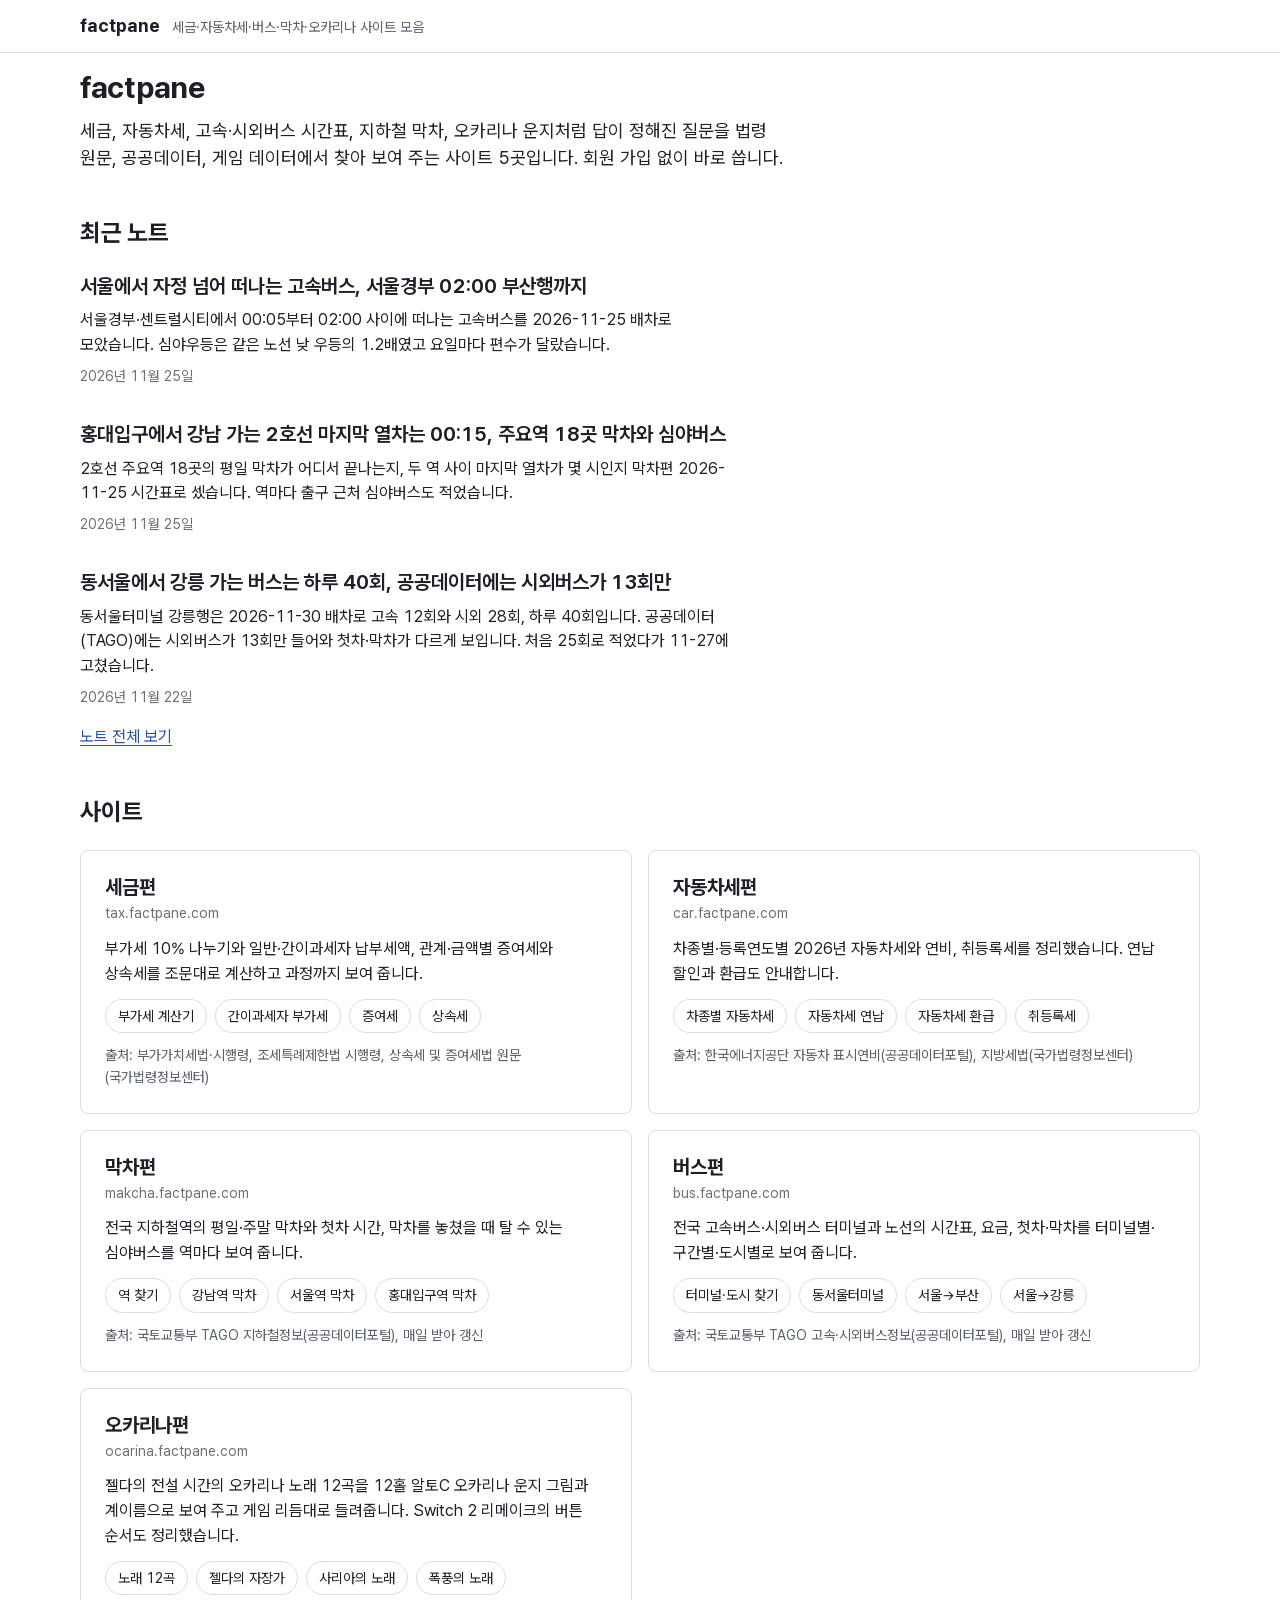
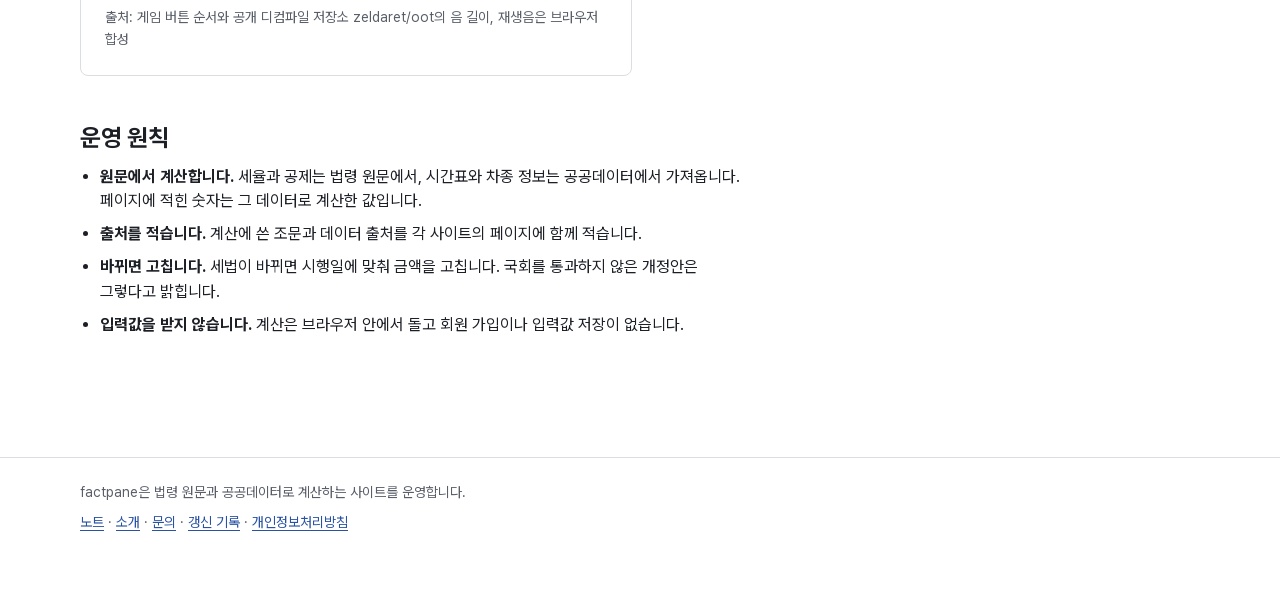
<file: index.html>
<!doctype html>
<html lang="ko">
<head>
<meta charset="utf-8">
<meta name="viewport" content="width=device-width,initial-scale=1">
<title>factpane · 세금·자동차세·버스·막차·오카리나 사이트 모음</title>
<meta name="description" content="법령 원문과 공공데이터로 계산하는 세금편, 자동차세편, 막차편, 버스편, 오카리나편. 원자료를 직접 확인한 노트도 씁니다.">
<link rel="canonical" href="https://factpane.com/">
<meta property="og:type" content="website">
<meta property="og:site_name" content="factpane">
<meta property="og:title" content="factpane · 세금·자동차세·버스·막차·오카리나 사이트 모음">
<meta property="og:description" content="법령 원문과 공공데이터로 계산하는 세금편, 자동차세편, 막차편, 버스편, 오카리나편. 원자료를 직접 확인한 노트도 씁니다.">
<meta property="og:url" content="https://factpane.com/">
<meta name="theme-color" content="#ffffff">
<link rel="icon" href="/icon.svg" type="image/svg+xml">
<link rel="stylesheet" href="/fonts/pretendard.css">
<link rel="stylesheet" href="/style.css">
<script>(function(c){if(location.hostname!==c.host)return;window.dataLayer=window.dataLayer||[];window.gtag=function(){dataLayer.push(arguments)};gtag('js',new Date());gtag('config',c.id);var s=document.createElement('script');s.async=true;s.src='https://www.googletagmanager.com/gtag/js?id='+encodeURIComponent(c.id);document.head.appendChild(s)})({"id":"G-78V26BM1Y4","host":"factpane.com"})</script>
<script type="application/ld+json">{"@context":"https://schema.org","@type":"WebSite","name":"factpane","url":"https://factpane.com","inLanguage":"ko","description":"세금·자동차세·버스·막차·오카리나 사이트 모음","publisher":{"@type":"Organization","name":"factpane"}}</script>
<meta name="google-adsense-account" content="ca-pub-3132784590692921">
</head>
<body>
<header class="site-head"><a class="brand" href="/"><span class="brand-name">factpane</span><span class="brand-tag">세금·자동차세·버스·막차·오카리나 사이트 모음</span></a></header>
<main class="wrap">
<h1>factpane</h1>
<p class="lead">세금, 자동차세, 고속·시외버스 시간표, 지하철 막차, 오카리나 운지처럼 답이 정해진 질문을 법령 원문, 공공데이터, 게임 데이터에서 찾아 보여 주는 사이트 5곳입니다. 회원 가입 없이 바로 씁니다.</p>
<h2>최근 노트</h2>
<ul class="notes"><li><a href="/%EB%85%B8%ED%8A%B8/%EC%84%9C%EC%9A%B8-%EC%9E%90%EC%A0%95-%EB%84%98%EC%96%B4-%EB%96%A0%EB%82%98%EB%8A%94-%EA%B3%A0%EC%86%8D%EB%B2%84%EC%8A%A4/">서울에서 자정 넘어 떠나는 고속버스, 서울경부 02:00 부산행까지</a><p>서울경부·센트럴시티에서 00:05부터 02:00 사이에 떠나는 고속버스를 2026-11-25 배차로 모았습니다. 심야우등은 같은 노선 낮 우등의 1.2배였고 요일마다 편수가 달랐습니다.</p><time datetime="2026-11-25">2026년 11월 25일</time></li><li><a href="/%EB%85%B8%ED%8A%B8/2%ED%98%B8%EC%84%A0-%EC%A3%BC%EC%9A%94%EC%97%AD-%EB%A7%89%EC%B0%A8-%EC%8B%AC%EC%95%BC%EB%B2%84%EC%8A%A4/">홍대입구에서 강남 가는 2호선 마지막 열차는 00:15, 주요역 18곳 막차와 심야버스</a><p>2호선 주요역 18곳의 평일 막차가 어디서 끝나는지, 두 역 사이 마지막 열차가 몇 시인지 막차편 2026-11-25 시간표로 셌습니다. 역마다 출구 근처 심야버스도 적었습니다.</p><time datetime="2026-11-25">2026년 11월 25일</time></li><li><a href="/%EB%85%B8%ED%8A%B8/%EB%8F%99%EC%84%9C%EC%9A%B8-%EA%B0%95%EB%A6%89-%EB%B2%84%EC%8A%A4-%EA%B3%A0%EC%86%8D-%EC%8B%9C%EC%99%B8/">동서울에서 강릉 가는 버스는 하루 40회, 공공데이터에는 시외버스가 13회만</a><p>동서울터미널 강릉행은 2026-11-30 배차로 고속 12회와 시외 28회, 하루 40회입니다. 공공데이터(TAGO)에는 시외버스가 13회만 들어와 첫차·막차가 다르게 보입니다. 처음 25회로 적었다가 11-27에 고쳤습니다.</p><time datetime="2026-11-22">2026년 11월 22일</time></li></ul>
<p><a href="/%EB%85%B8%ED%8A%B8/">노트 전체 보기</a></p>
<h2>사이트</h2>
<ul class="sites"><li class="site">
<h2><a href="https://tax.factpane.com/">세금편</a></h2>
<p class="host">tax.factpane.com</p>
<p>부가세 10% 나누기와 일반·간이과세자 납부세액, 관계·금액별 증여세와 상속세를 조문대로 계산하고 과정까지 보여 줍니다.</p>
<ul class="deep"><li><a href="https://tax.factpane.com/%EB%B6%80%EA%B0%80%EC%84%B8/">부가세 계산기</a></li><li><a href="https://tax.factpane.com/%EB%B6%80%EA%B0%80%EC%84%B8/%EA%B0%84%EC%9D%B4%EA%B3%BC%EC%84%B8%EC%9E%90/">간이과세자 부가세</a></li><li><a href="https://tax.factpane.com/%EC%A6%9D%EC%97%AC%EC%84%B8/">증여세</a></li><li><a href="https://tax.factpane.com/%EC%83%81%EC%86%8D%EC%84%B8/">상속세</a></li></ul>
<p class="src">출처: 부가가치세법·시행령, 조세특례제한법 시행령, 상속세 및 증여세법 원문(국가법령정보센터)</p>
</li>
<li class="site">
<h2><a href="https://car.factpane.com/">자동차세편</a></h2>
<p class="host">car.factpane.com</p>
<p>차종별·등록연도별 2026년 자동차세와 연비, 취등록세를 정리했습니다. 연납 할인과 환급도 안내합니다.</p>
<ul class="deep"><li><a href="https://car.factpane.com/">차종별 자동차세</a></li><li><a href="https://car.factpane.com/%EA%B0%80%EC%9D%B4%EB%93%9C/%EC%9E%90%EB%8F%99%EC%B0%A8%EC%84%B8-%EB%82%A9%EB%B6%80%EA%B8%B0%EA%B0%84-%EC%97%B0%EB%82%A9/">자동차세 연납</a></li><li><a href="https://car.factpane.com/%EA%B0%80%EC%9D%B4%EB%93%9C/%EC%9E%90%EB%8F%99%EC%B0%A8%EC%84%B8-%ED%99%98%EA%B8%89/">자동차세 환급</a></li><li><a href="https://car.factpane.com/%EA%B0%80%EC%9D%B4%EB%93%9C/%EC%9E%90%EB%8F%99%EC%B0%A8-%EC%B7%A8%EB%93%B1%EB%A1%9D%EC%84%B8/">취등록세</a></li></ul>
<p class="src">출처: 한국에너지공단 자동차 표시연비(공공데이터포털), 지방세법(국가법령정보센터)</p>
</li>
<li class="site">
<h2><a href="https://makcha.factpane.com/">막차편</a></h2>
<p class="host">makcha.factpane.com</p>
<p>전국 지하철역의 평일·주말 막차와 첫차 시간, 막차를 놓쳤을 때 탈 수 있는 심야버스를 역마다 보여 줍니다.</p>
<ul class="deep"><li><a href="https://makcha.factpane.com/">역 찾기</a></li><li><a href="https://makcha.factpane.com/%EC%97%AD/%EA%B0%95%EB%82%A8/">강남역 막차</a></li><li><a href="https://makcha.factpane.com/%EC%97%AD/%EC%84%9C%EC%9A%B8%EC%97%AD/">서울역 막차</a></li><li><a href="https://makcha.factpane.com/%EC%97%AD/%ED%99%8D%EB%8C%80%EC%9E%85%EA%B5%AC/">홍대입구역 막차</a></li></ul>
<p class="src">출처: 국토교통부 TAGO 지하철정보(공공데이터포털), 매일 받아 갱신</p>
</li>
<li class="site">
<h2><a href="https://bus.factpane.com/">버스편</a></h2>
<p class="host">bus.factpane.com</p>
<p>전국 고속버스·시외버스 터미널과 노선의 시간표, 요금, 첫차·막차를 터미널별·구간별·도시별로 보여 줍니다.</p>
<ul class="deep"><li><a href="https://bus.factpane.com/">터미널·도시 찾기</a></li><li><a href="https://bus.factpane.com/%ED%84%B0%EB%AF%B8%EB%84%90/%EB%8F%99%EC%84%9C%EC%9A%B8/">동서울터미널</a></li><li><a href="https://bus.factpane.com/%EB%8F%84%EC%8B%9C/%EC%84%9C%EC%9A%B8/%EB%B6%80%EC%82%B0/">서울→부산</a></li><li><a href="https://bus.factpane.com/%EB%8F%84%EC%8B%9C/%EC%84%9C%EC%9A%B8/%EA%B0%95%EB%A6%89/">서울→강릉</a></li></ul>
<p class="src">출처: 국토교통부 TAGO 고속·시외버스정보(공공데이터포털), 매일 받아 갱신</p>
</li>
<li class="site">
<h2><a href="https://ocarina.factpane.com/">오카리나편</a></h2>
<p class="host">ocarina.factpane.com</p>
<p>젤다의 전설 시간의 오카리나 노래 12곡을 12홀 알토C 오카리나 운지 그림과 계이름으로 보여 주고 게임 리듬대로 들려줍니다. Switch 2 리메이크의 버튼 순서도 정리했습니다.</p>
<ul class="deep"><li><a href="https://ocarina.factpane.com/">노래 12곡</a></li><li><a href="https://ocarina.factpane.com/%EC%A0%A4%EB%8B%A4%EC%9D%98-%EC%9E%90%EC%9E%A5%EA%B0%80/">젤다의 자장가</a></li><li><a href="https://ocarina.factpane.com/%EC%82%AC%EB%A6%AC%EC%95%84%EC%9D%98-%EB%85%B8%EB%9E%98/">사리아의 노래</a></li><li><a href="https://ocarina.factpane.com/%ED%8F%AD%ED%92%8D%EC%9D%98-%EB%85%B8%EB%9E%98/">폭풍의 노래</a></li></ul>
<p class="src">출처: 게임 버튼 순서와 공개 디컴파일 저장소 zeldaret/oot의 음 길이, 재생음은 브라우저 합성</p>
</li></ul>
<h2>운영 원칙</h2>
<ul class="rules"><li><b>원문에서 계산합니다.</b> 세율과 공제는 법령 원문에서, 시간표와 차종 정보는 공공데이터에서 가져옵니다. 페이지에 적힌 숫자는 그 데이터로 계산한 값입니다.</li><li><b>출처를 적습니다.</b> 계산에 쓴 조문과 데이터 출처를 각 사이트의 페이지에 함께 적습니다.</li><li><b>바뀌면 고칩니다.</b> 세법이 바뀌면 시행일에 맞춰 금액을 고칩니다. 국회를 통과하지 않은 개정안은 그렇다고 밝힙니다.</li><li><b>입력값을 받지 않습니다.</b> 계산은 브라우저 안에서 돌고 회원 가입이나 입력값 저장이 없습니다.</li></ul>
</main>
<footer class="site-foot"><p>factpane은 법령 원문과 공공데이터로 계산하는 사이트를 운영합니다.</p><p><a href="/노트/">노트</a> · <a href="/소개/">소개</a> · <a href="/문의/">문의</a> · <a href="/갱신-기록/">갱신 기록</a> · <a href="/개인정보처리방침/">개인정보처리방침</a></p></footer>
</body>
</html>
</file>
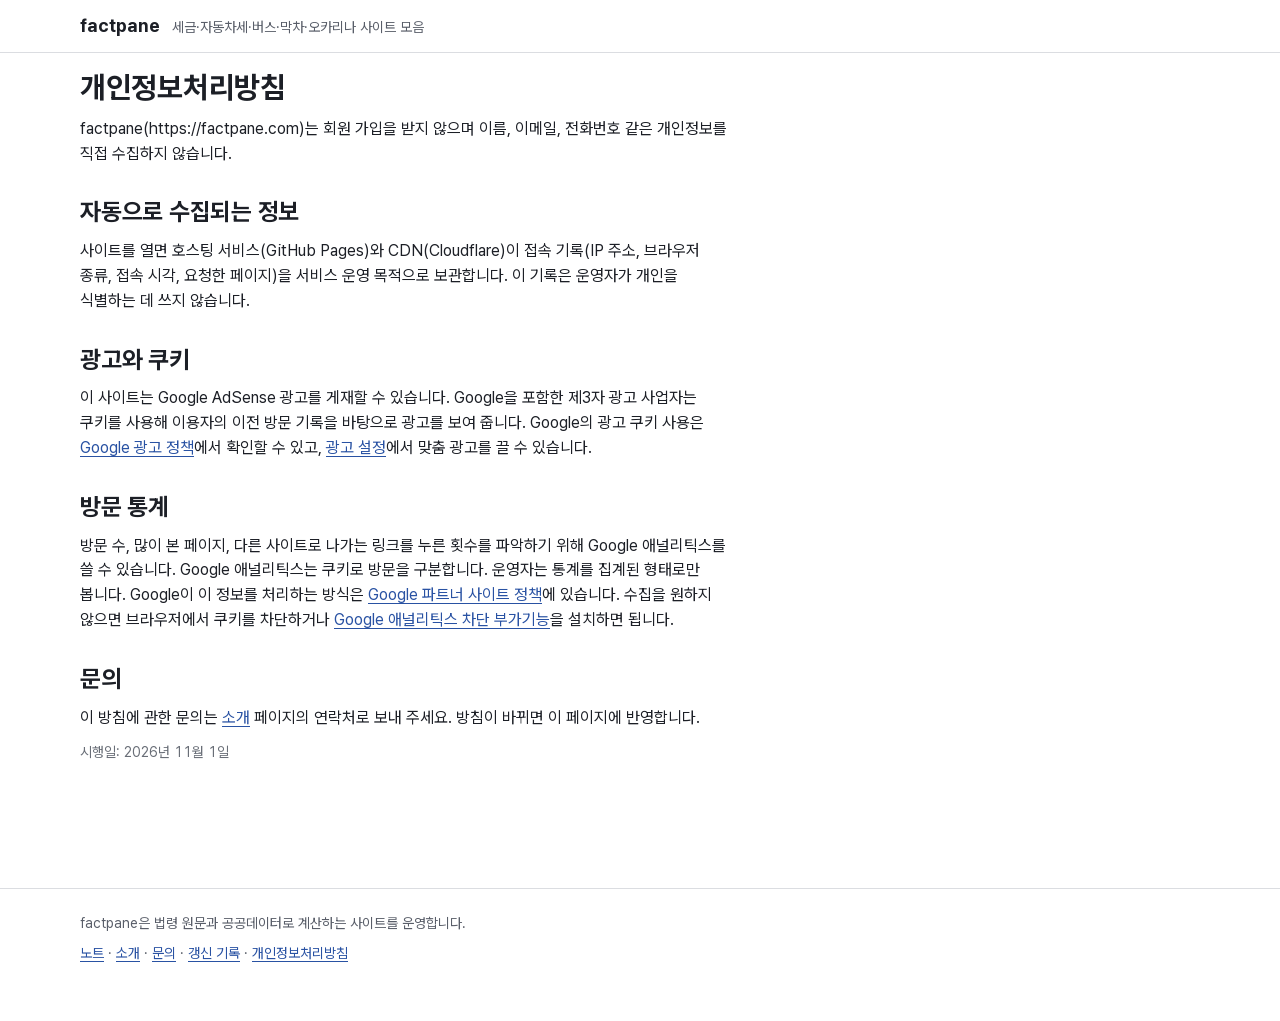
<file: 개인정보처리방침/index.html>
<!doctype html>
<html lang="ko">
<head>
<meta charset="utf-8">
<meta name="viewport" content="width=device-width,initial-scale=1">
<title>개인정보처리방침 | factpane</title>
<meta name="description" content="factpane의 개인정보 수집·쿠키·광고 정책.">
<link rel="canonical" href="https://factpane.com/%EA%B0%9C%EC%9D%B8%EC%A0%95%EB%B3%B4%EC%B2%98%EB%A6%AC%EB%B0%A9%EC%B9%A8/">
<meta property="og:type" content="website">
<meta property="og:site_name" content="factpane">
<meta property="og:title" content="개인정보처리방침 | factpane">
<meta property="og:description" content="factpane의 개인정보 수집·쿠키·광고 정책.">
<meta property="og:url" content="https://factpane.com/%EA%B0%9C%EC%9D%B8%EC%A0%95%EB%B3%B4%EC%B2%98%EB%A6%AC%EB%B0%A9%EC%B9%A8/">
<meta name="theme-color" content="#ffffff">
<link rel="icon" href="/icon.svg" type="image/svg+xml">
<link rel="stylesheet" href="/fonts/pretendard.css">
<link rel="stylesheet" href="/style.css">
<script>(function(c){if(location.hostname!==c.host)return;window.dataLayer=window.dataLayer||[];window.gtag=function(){dataLayer.push(arguments)};gtag('js',new Date());gtag('config',c.id);var s=document.createElement('script');s.async=true;s.src='https://www.googletagmanager.com/gtag/js?id='+encodeURIComponent(c.id);document.head.appendChild(s)})({"id":"G-78V26BM1Y4","host":"factpane.com"})</script>
<meta name="google-adsense-account" content="ca-pub-3132784590692921">
</head>
<body>
<header class="site-head"><a class="brand" href="/"><span class="brand-name">factpane</span><span class="brand-tag">세금·자동차세·버스·막차·오카리나 사이트 모음</span></a></header>
<main class="wrap">
<div class="prose">
<h1>개인정보처리방침</h1>
<p>factpane(https://factpane.com)는 회원 가입을 받지 않으며 이름, 이메일, 전화번호 같은 개인정보를 직접 수집하지 않습니다.</p>
<h2>자동으로 수집되는 정보</h2>
<p>사이트를 열면 호스팅 서비스(GitHub Pages)와 CDN(Cloudflare)이 접속 기록(IP 주소, 브라우저 종류, 접속 시각, 요청한 페이지)을 서비스 운영 목적으로 보관합니다. 이 기록은 운영자가 개인을 식별하는 데 쓰지 않습니다.</p>
<h2>광고와 쿠키</h2>
<p>이 사이트는 Google AdSense 광고를 게재할 수 있습니다. Google을 포함한 제3자 광고 사업자는 쿠키를 사용해 이용자의 이전 방문 기록을 바탕으로 광고를 보여 줍니다. Google의 광고 쿠키 사용은 <a href="https://policies.google.com/technologies/ads" rel="nofollow">Google 광고 정책</a>에서 확인할 수 있고, <a href="https://www.google.com/settings/ads" rel="nofollow">광고 설정</a>에서 맞춤 광고를 끌 수 있습니다.</p>
<h2>방문 통계</h2>
<p>방문 수, 많이 본 페이지, 다른 사이트로 나가는 링크를 누른 횟수를 파악하기 위해 Google 애널리틱스를 쓸 수 있습니다. Google 애널리틱스는 쿠키로 방문을 구분합니다. 운영자는 통계를 집계된 형태로만 봅니다. Google이 이 정보를 처리하는 방식은 <a href="https://policies.google.com/technologies/partner-sites" rel="nofollow">Google 파트너 사이트 정책</a>에 있습니다. 수집을 원하지 않으면 브라우저에서 쿠키를 차단하거나 <a href="https://tools.google.com/dlpage/gaoptout" rel="nofollow">Google 애널리틱스 차단 부가기능</a>을 설치하면 됩니다.</p>
<h2>문의</h2>
<p>이 방침에 관한 문의는 <a href="/소개/">소개</a> 페이지의 연락처로 보내 주세요. 방침이 바뀌면 이 페이지에 반영합니다.</p>
<p class="sub">시행일: 2026년 11월 1일</p>
</div>
</main>
<footer class="site-foot"><p>factpane은 법령 원문과 공공데이터로 계산하는 사이트를 운영합니다.</p><p><a href="/노트/">노트</a> · <a href="/소개/">소개</a> · <a href="/문의/">문의</a> · <a href="/갱신-기록/">갱신 기록</a> · <a href="/개인정보처리방침/">개인정보처리방침</a></p></footer>
</body>
</html>
</file>
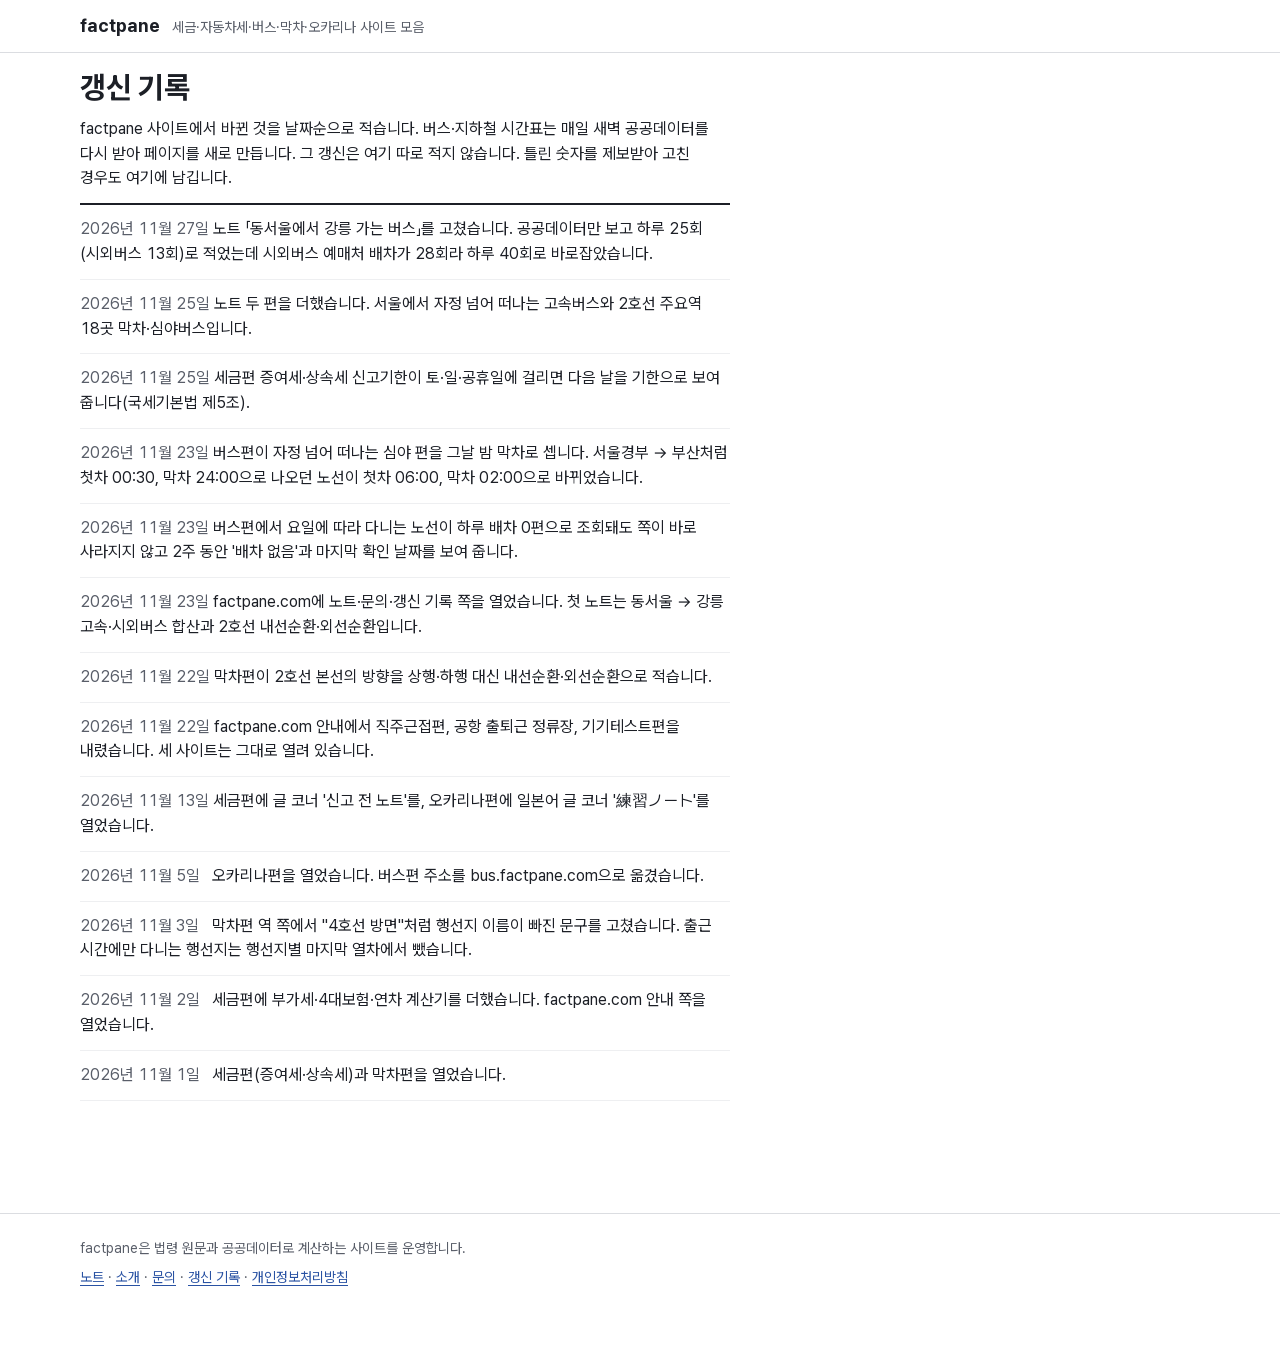
<file: 갱신-기록/index.html>
<!doctype html>
<html lang="ko">
<head>
<meta charset="utf-8">
<meta name="viewport" content="width=device-width,initial-scale=1">
<title>갱신 기록 | factpane</title>
<meta name="description" content="factpane 사이트에서 바뀐 것을 날짜순으로 적은 기록.">
<link rel="canonical" href="https://factpane.com/%EA%B0%B1%EC%8B%A0-%EA%B8%B0%EB%A1%9D/">
<meta property="og:type" content="website">
<meta property="og:site_name" content="factpane">
<meta property="og:title" content="갱신 기록 | factpane">
<meta property="og:description" content="factpane 사이트에서 바뀐 것을 날짜순으로 적은 기록.">
<meta property="og:url" content="https://factpane.com/%EA%B0%B1%EC%8B%A0-%EA%B8%B0%EB%A1%9D/">
<meta name="theme-color" content="#ffffff">
<link rel="icon" href="/icon.svg" type="image/svg+xml">
<link rel="stylesheet" href="/fonts/pretendard.css">
<link rel="stylesheet" href="/style.css">
<script>(function(c){if(location.hostname!==c.host)return;window.dataLayer=window.dataLayer||[];window.gtag=function(){dataLayer.push(arguments)};gtag('js',new Date());gtag('config',c.id);var s=document.createElement('script');s.async=true;s.src='https://www.googletagmanager.com/gtag/js?id='+encodeURIComponent(c.id);document.head.appendChild(s)})({"id":"G-78V26BM1Y4","host":"factpane.com"})</script>
<meta name="google-adsense-account" content="ca-pub-3132784590692921">
</head>
<body>
<header class="site-head"><a class="brand" href="/"><span class="brand-name">factpane</span><span class="brand-tag">세금·자동차세·버스·막차·오카리나 사이트 모음</span></a></header>
<main class="wrap">
<div class="prose">
<h1>갱신 기록</h1>
<p>factpane 사이트에서 바뀐 것을 날짜순으로 적습니다. 버스·지하철 시간표는 매일 새벽 공공데이터를 다시 받아 페이지를 새로 만듭니다. 그 갱신은 여기 따로 적지 않습니다. 틀린 숫자를 제보받아 고친 경우도 여기에 남깁니다.</p>
<ul class="list updates"><li><time datetime="2026-11-27">2026년 11월 27일</time> 노트 「동서울에서 강릉 가는 버스」를 고쳤습니다. 공공데이터만 보고 하루 25회(시외버스 13회)로 적었는데 시외버스 예매처 배차가 28회라 하루 40회로 바로잡았습니다.</li><li><time datetime="2026-11-25">2026년 11월 25일</time> 노트 두 편을 더했습니다. 서울에서 자정 넘어 떠나는 고속버스와 2호선 주요역 18곳 막차·심야버스입니다.</li><li><time datetime="2026-11-25">2026년 11월 25일</time> 세금편 증여세·상속세 신고기한이 토·일·공휴일에 걸리면 다음 날을 기한으로 보여 줍니다(국세기본법 제5조).</li><li><time datetime="2026-11-23">2026년 11월 23일</time> 버스편이 자정 넘어 떠나는 심야 편을 그날 밤 막차로 셉니다. 서울경부 → 부산처럼 첫차 00:30, 막차 24:00으로 나오던 노선이 첫차 06:00, 막차 02:00으로 바뀌었습니다.</li><li><time datetime="2026-11-23">2026년 11월 23일</time> 버스편에서 요일에 따라 다니는 노선이 하루 배차 0편으로 조회돼도 쪽이 바로 사라지지 않고 2주 동안 &#39;배차 없음&#39;과 마지막 확인 날짜를 보여 줍니다.</li><li><time datetime="2026-11-23">2026년 11월 23일</time> factpane.com에 노트·문의·갱신 기록 쪽을 열었습니다. 첫 노트는 동서울 → 강릉 고속·시외버스 합산과 2호선 내선순환·외선순환입니다.</li><li><time datetime="2026-11-22">2026년 11월 22일</time> 막차편이 2호선 본선의 방향을 상행·하행 대신 내선순환·외선순환으로 적습니다.</li><li><time datetime="2026-11-22">2026년 11월 22일</time> factpane.com 안내에서 직주근접편, 공항 출퇴근 정류장, 기기테스트편을 내렸습니다. 세 사이트는 그대로 열려 있습니다.</li><li><time datetime="2026-11-13">2026년 11월 13일</time> 세금편에 글 코너 &#39;신고 전 노트&#39;를, 오카리나편에 일본어 글 코너 &#39;練習ノート&#39;를 열었습니다.</li><li><time datetime="2026-11-05">2026년 11월 5일</time> 오카리나편을 열었습니다. 버스편 주소를 bus.factpane.com으로 옮겼습니다.</li><li><time datetime="2026-11-03">2026년 11월 3일</time> 막차편 역 쪽에서 &quot;4호선 방면&quot;처럼 행선지 이름이 빠진 문구를 고쳤습니다. 출근 시간에만 다니는 행선지는 행선지별 마지막 열차에서 뺐습니다.</li><li><time datetime="2026-11-02">2026년 11월 2일</time> 세금편에 부가세·4대보험·연차 계산기를 더했습니다. factpane.com 안내 쪽을 열었습니다.</li><li><time datetime="2026-11-01">2026년 11월 1일</time> 세금편(증여세·상속세)과 막차편을 열었습니다.</li></ul>
</div>
</main>
<footer class="site-foot"><p>factpane은 법령 원문과 공공데이터로 계산하는 사이트를 운영합니다.</p><p><a href="/노트/">노트</a> · <a href="/소개/">소개</a> · <a href="/문의/">문의</a> · <a href="/갱신-기록/">갱신 기록</a> · <a href="/개인정보처리방침/">개인정보처리방침</a></p></footer>
</body>
</html>
</file>
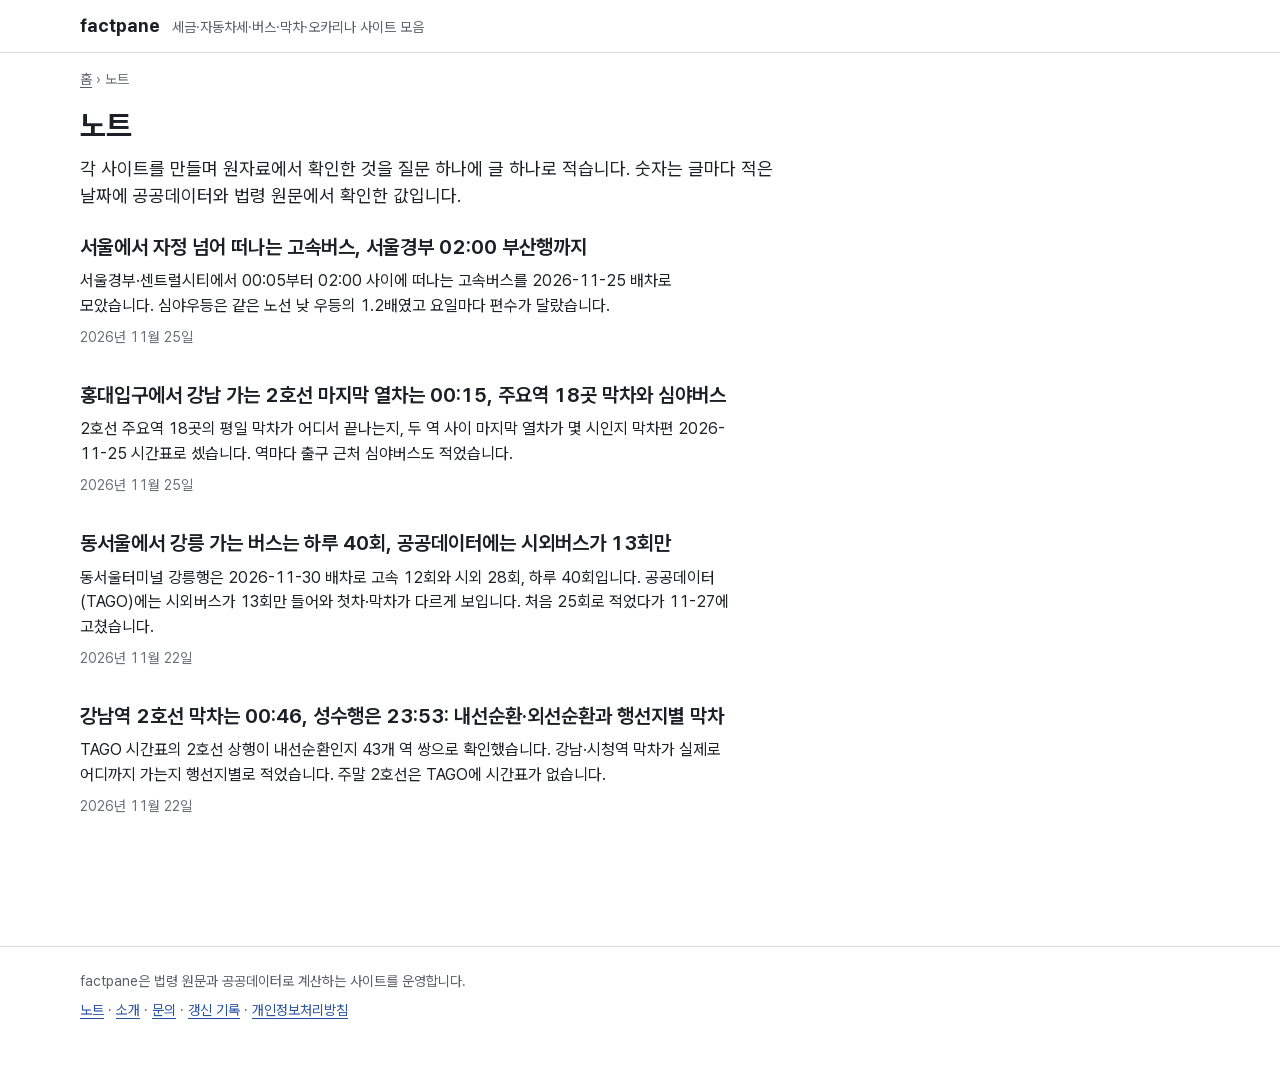
<file: 노트/index.html>
<!doctype html>
<html lang="ko">
<head>
<meta charset="utf-8">
<meta name="viewport" content="width=device-width,initial-scale=1">
<title>노트 · 버스·지하철·세금 숫자를 원자료로 확인한 글 | factpane</title>
<meta name="description" content="고속·시외버스 배차, 지하철 막차, 세금 계산에서 원자료를 직접 확인한 글 모음. 글마다 확인한 날짜와 출처를 적습니다.">
<link rel="canonical" href="https://factpane.com/%EB%85%B8%ED%8A%B8/">
<meta property="og:type" content="website">
<meta property="og:site_name" content="factpane">
<meta property="og:title" content="노트 · 버스·지하철·세금 숫자를 원자료로 확인한 글 | factpane">
<meta property="og:description" content="고속·시외버스 배차, 지하철 막차, 세금 계산에서 원자료를 직접 확인한 글 모음. 글마다 확인한 날짜와 출처를 적습니다.">
<meta property="og:url" content="https://factpane.com/%EB%85%B8%ED%8A%B8/">
<meta name="theme-color" content="#ffffff">
<link rel="icon" href="/icon.svg" type="image/svg+xml">
<link rel="stylesheet" href="/fonts/pretendard.css">
<link rel="stylesheet" href="/style.css">
<script>(function(c){if(location.hostname!==c.host)return;window.dataLayer=window.dataLayer||[];window.gtag=function(){dataLayer.push(arguments)};gtag('js',new Date());gtag('config',c.id);var s=document.createElement('script');s.async=true;s.src='https://www.googletagmanager.com/gtag/js?id='+encodeURIComponent(c.id);document.head.appendChild(s)})({"id":"G-78V26BM1Y4","host":"factpane.com"})</script>
<script type="application/ld+json">{"@context":"https://schema.org","@type":"BreadcrumbList","itemListElement":[{"@type":"ListItem","position":1,"name":"홈","item":"https://factpane.com/"},{"@type":"ListItem","position":2,"name":"노트"}]}</script>
<meta name="google-adsense-account" content="ca-pub-3132784590692921">
</head>
<body>
<header class="site-head"><a class="brand" href="/"><span class="brand-name">factpane</span><span class="brand-tag">세금·자동차세·버스·막차·오카리나 사이트 모음</span></a></header>
<main class="wrap">
<nav class="crumbs" aria-label="현재 위치"><a href="/">홈</a><span aria-hidden="true"> › </span><span>노트</span></nav>
<h1>노트</h1>
<p class="lead">각 사이트를 만들며 원자료에서 확인한 것을 질문 하나에 글 하나로 적습니다. 숫자는 글마다 적은 날짜에 공공데이터와 법령 원문에서 확인한 값입니다.</p>
<ul class="notes"><li><a href="/%EB%85%B8%ED%8A%B8/%EC%84%9C%EC%9A%B8-%EC%9E%90%EC%A0%95-%EB%84%98%EC%96%B4-%EB%96%A0%EB%82%98%EB%8A%94-%EA%B3%A0%EC%86%8D%EB%B2%84%EC%8A%A4/">서울에서 자정 넘어 떠나는 고속버스, 서울경부 02:00 부산행까지</a><p>서울경부·센트럴시티에서 00:05부터 02:00 사이에 떠나는 고속버스를 2026-11-25 배차로 모았습니다. 심야우등은 같은 노선 낮 우등의 1.2배였고 요일마다 편수가 달랐습니다.</p><time datetime="2026-11-25">2026년 11월 25일</time></li><li><a href="/%EB%85%B8%ED%8A%B8/2%ED%98%B8%EC%84%A0-%EC%A3%BC%EC%9A%94%EC%97%AD-%EB%A7%89%EC%B0%A8-%EC%8B%AC%EC%95%BC%EB%B2%84%EC%8A%A4/">홍대입구에서 강남 가는 2호선 마지막 열차는 00:15, 주요역 18곳 막차와 심야버스</a><p>2호선 주요역 18곳의 평일 막차가 어디서 끝나는지, 두 역 사이 마지막 열차가 몇 시인지 막차편 2026-11-25 시간표로 셌습니다. 역마다 출구 근처 심야버스도 적었습니다.</p><time datetime="2026-11-25">2026년 11월 25일</time></li><li><a href="/%EB%85%B8%ED%8A%B8/%EB%8F%99%EC%84%9C%EC%9A%B8-%EA%B0%95%EB%A6%89-%EB%B2%84%EC%8A%A4-%EA%B3%A0%EC%86%8D-%EC%8B%9C%EC%99%B8/">동서울에서 강릉 가는 버스는 하루 40회, 공공데이터에는 시외버스가 13회만</a><p>동서울터미널 강릉행은 2026-11-30 배차로 고속 12회와 시외 28회, 하루 40회입니다. 공공데이터(TAGO)에는 시외버스가 13회만 들어와 첫차·막차가 다르게 보입니다. 처음 25회로 적었다가 11-27에 고쳤습니다.</p><time datetime="2026-11-22">2026년 11월 22일</time></li><li><a href="/%EB%85%B8%ED%8A%B8/2%ED%98%B8%EC%84%A0-%EB%82%B4%EC%84%A0%EC%88%9C%ED%99%98-%EC%99%B8%EC%84%A0%EC%88%9C%ED%99%98-%EB%A7%89%EC%B0%A8/">강남역 2호선 막차는 00:46, 성수행은 23:53: 내선순환·외선순환과 행선지별 막차</a><p>TAGO 시간표의 2호선 상행이 내선순환인지 43개 역 쌍으로 확인했습니다. 강남·시청역 막차가 실제로 어디까지 가는지 행선지별로 적었습니다. 주말 2호선은 TAGO에 시간표가 없습니다.</p><time datetime="2026-11-22">2026년 11월 22일</time></li></ul>
</main>
<footer class="site-foot"><p>factpane은 법령 원문과 공공데이터로 계산하는 사이트를 운영합니다.</p><p><a href="/노트/">노트</a> · <a href="/소개/">소개</a> · <a href="/문의/">문의</a> · <a href="/갱신-기록/">갱신 기록</a> · <a href="/개인정보처리방침/">개인정보처리방침</a></p></footer>
</body>
</html>
</file>
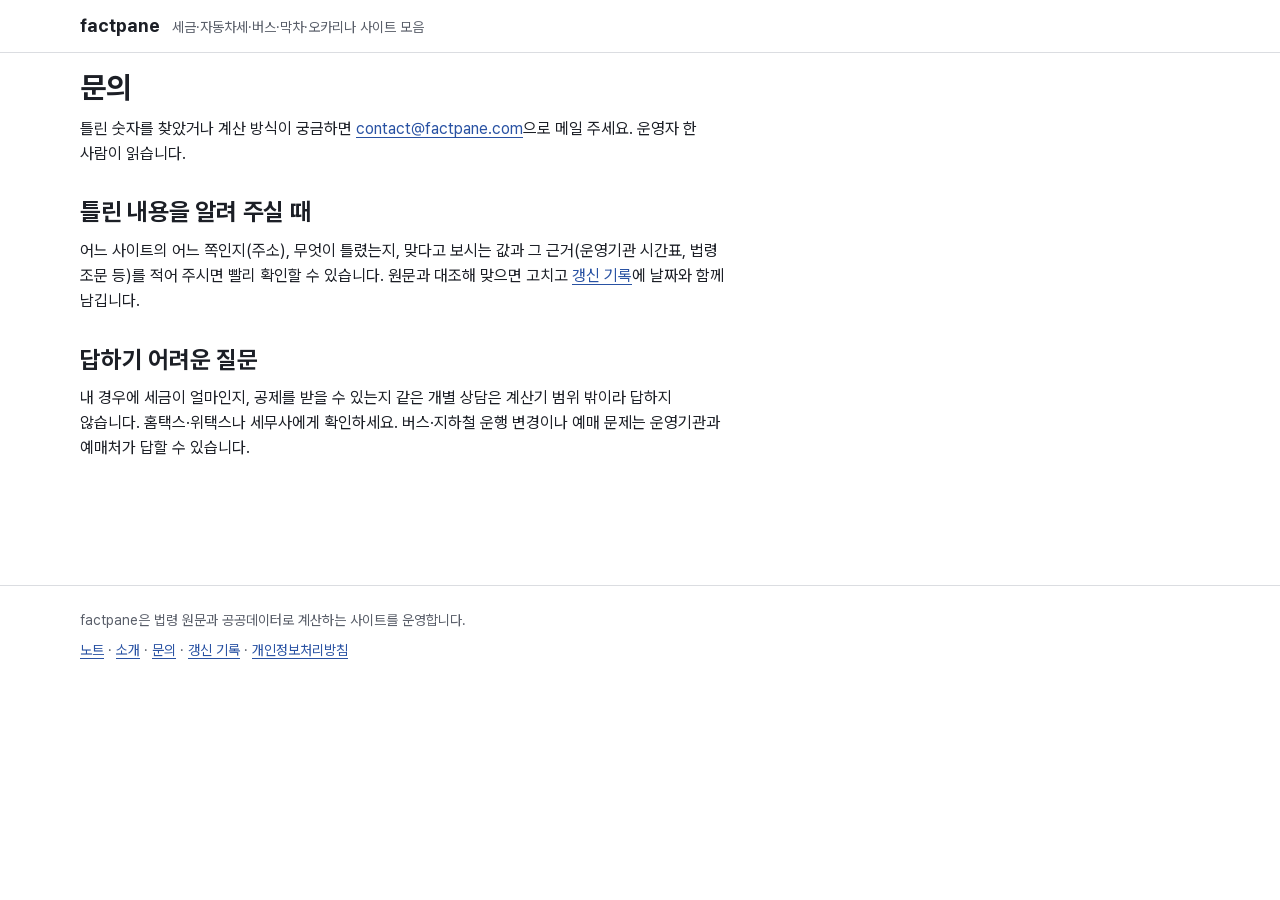
<file: 문의/index.html>
<!doctype html>
<html lang="ko">
<head>
<meta charset="utf-8">
<meta name="viewport" content="width=device-width,initial-scale=1">
<title>문의 | factpane</title>
<meta name="description" content="factpane에 틀린 내용을 알리거나 계산 방식을 묻는 방법.">
<link rel="canonical" href="https://factpane.com/%EB%AC%B8%EC%9D%98/">
<meta property="og:type" content="website">
<meta property="og:site_name" content="factpane">
<meta property="og:title" content="문의 | factpane">
<meta property="og:description" content="factpane에 틀린 내용을 알리거나 계산 방식을 묻는 방법.">
<meta property="og:url" content="https://factpane.com/%EB%AC%B8%EC%9D%98/">
<meta name="theme-color" content="#ffffff">
<link rel="icon" href="/icon.svg" type="image/svg+xml">
<link rel="stylesheet" href="/fonts/pretendard.css">
<link rel="stylesheet" href="/style.css">
<script>(function(c){if(location.hostname!==c.host)return;window.dataLayer=window.dataLayer||[];window.gtag=function(){dataLayer.push(arguments)};gtag('js',new Date());gtag('config',c.id);var s=document.createElement('script');s.async=true;s.src='https://www.googletagmanager.com/gtag/js?id='+encodeURIComponent(c.id);document.head.appendChild(s)})({"id":"G-78V26BM1Y4","host":"factpane.com"})</script>
<meta name="google-adsense-account" content="ca-pub-3132784590692921">
</head>
<body>
<header class="site-head"><a class="brand" href="/"><span class="brand-name">factpane</span><span class="brand-tag">세금·자동차세·버스·막차·오카리나 사이트 모음</span></a></header>
<main class="wrap">
<div class="prose">
<h1>문의</h1>
<p>틀린 숫자를 찾았거나 계산 방식이 궁금하면 <a href="mailto:contact@factpane.com">contact@factpane.com</a>으로 메일 주세요. 운영자 한 사람이 읽습니다.</p>
<h2>틀린 내용을 알려 주실 때</h2>
<p>어느 사이트의 어느 쪽인지(주소), 무엇이 틀렸는지, 맞다고 보시는 값과 그 근거(운영기관 시간표, 법령 조문 등)를 적어 주시면 빨리 확인할 수 있습니다. 원문과 대조해 맞으면 고치고 <a href="/갱신-기록/">갱신 기록</a>에 날짜와 함께 남깁니다.</p>
<h2>답하기 어려운 질문</h2>
<p>내 경우에 세금이 얼마인지, 공제를 받을 수 있는지 같은 개별 상담은 계산기 범위 밖이라 답하지 않습니다. 홈택스·위택스나 세무사에게 확인하세요. 버스·지하철 운행 변경이나 예매 문제는 운영기관과 예매처가 답할 수 있습니다.</p>
</div>
</main>
<footer class="site-foot"><p>factpane은 법령 원문과 공공데이터로 계산하는 사이트를 운영합니다.</p><p><a href="/노트/">노트</a> · <a href="/소개/">소개</a> · <a href="/문의/">문의</a> · <a href="/갱신-기록/">갱신 기록</a> · <a href="/개인정보처리방침/">개인정보처리방침</a></p></footer>
</body>
</html>
</file>
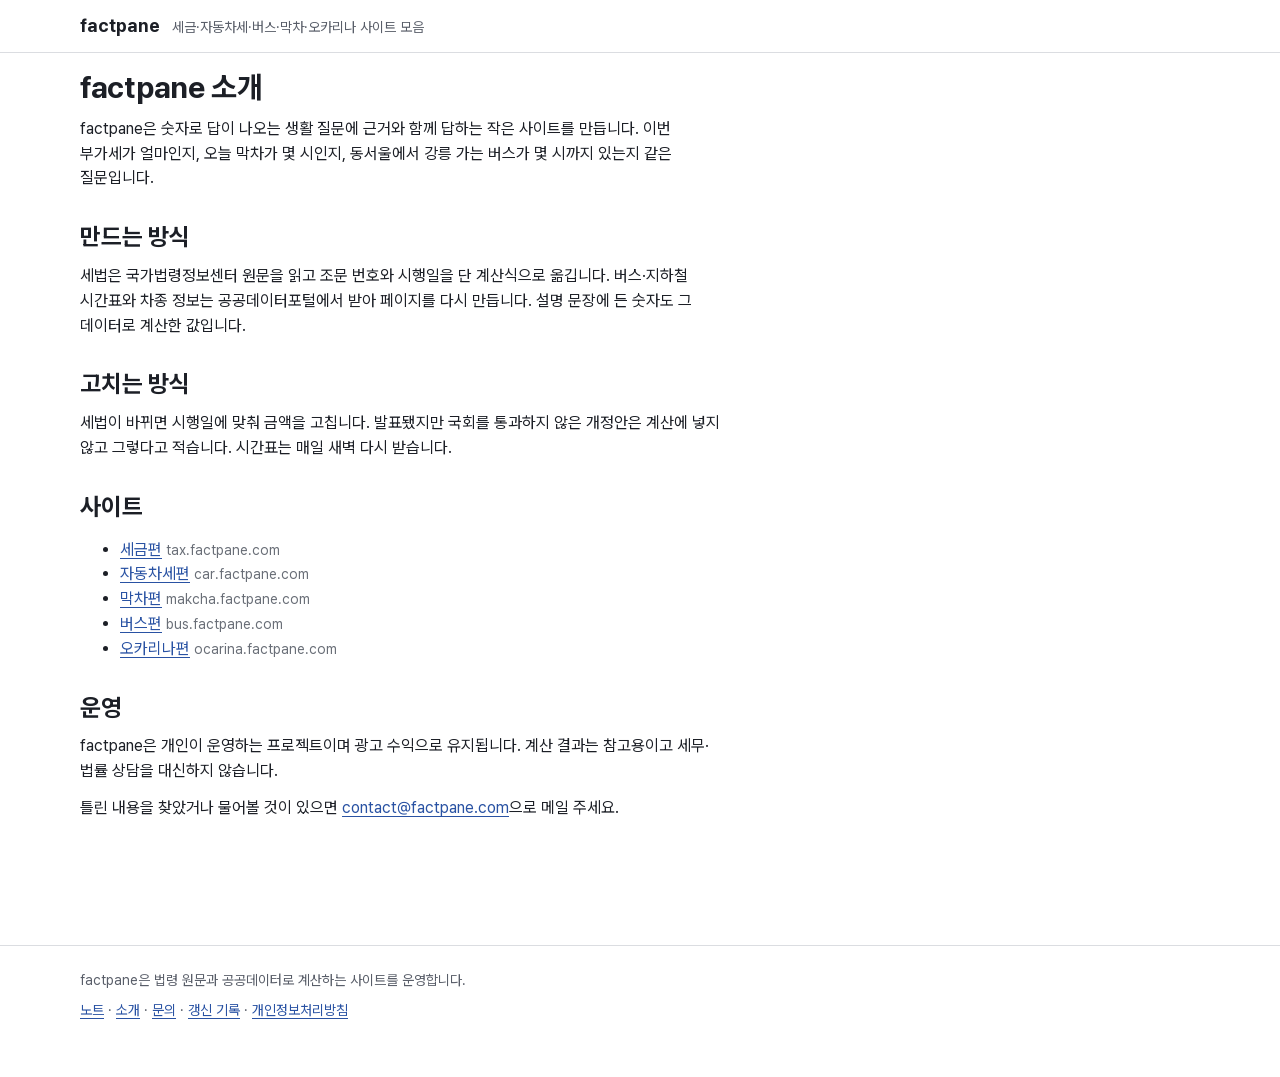
<file: 소개/index.html>
<!doctype html>
<html lang="ko">
<head>
<meta charset="utf-8">
<meta name="viewport" content="width=device-width,initial-scale=1">
<title>소개 | factpane</title>
<meta name="description" content="factpane이 사이트를 만들고 고치는 방식.">
<link rel="canonical" href="https://factpane.com/%EC%86%8C%EA%B0%9C/">
<meta property="og:type" content="website">
<meta property="og:site_name" content="factpane">
<meta property="og:title" content="소개 | factpane">
<meta property="og:description" content="factpane이 사이트를 만들고 고치는 방식.">
<meta property="og:url" content="https://factpane.com/%EC%86%8C%EA%B0%9C/">
<meta name="theme-color" content="#ffffff">
<link rel="icon" href="/icon.svg" type="image/svg+xml">
<link rel="stylesheet" href="/fonts/pretendard.css">
<link rel="stylesheet" href="/style.css">
<script>(function(c){if(location.hostname!==c.host)return;window.dataLayer=window.dataLayer||[];window.gtag=function(){dataLayer.push(arguments)};gtag('js',new Date());gtag('config',c.id);var s=document.createElement('script');s.async=true;s.src='https://www.googletagmanager.com/gtag/js?id='+encodeURIComponent(c.id);document.head.appendChild(s)})({"id":"G-78V26BM1Y4","host":"factpane.com"})</script>
<meta name="google-adsense-account" content="ca-pub-3132784590692921">
</head>
<body>
<header class="site-head"><a class="brand" href="/"><span class="brand-name">factpane</span><span class="brand-tag">세금·자동차세·버스·막차·오카리나 사이트 모음</span></a></header>
<main class="wrap">
<div class="prose">
<h1>factpane 소개</h1>
<p>factpane은 숫자로 답이 나오는 생활 질문에 근거와 함께 답하는 작은 사이트를 만듭니다. 이번 부가세가 얼마인지, 오늘 막차가 몇 시인지, 동서울에서 강릉 가는 버스가 몇 시까지 있는지 같은 질문입니다.</p>
<h2>만드는 방식</h2>
<p>세법은 국가법령정보센터 원문을 읽고 조문 번호와 시행일을 단 계산식으로 옮깁니다. 버스·지하철 시간표와 차종 정보는 공공데이터포털에서 받아 페이지를 다시 만듭니다. 설명 문장에 든 숫자도 그 데이터로 계산한 값입니다.</p>
<h2>고치는 방식</h2>
<p>세법이 바뀌면 시행일에 맞춰 금액을 고칩니다. 발표됐지만 국회를 통과하지 않은 개정안은 계산에 넣지 않고 그렇다고 적습니다. 시간표는 매일 새벽 다시 받습니다.</p>
<h2>사이트</h2>
<ul><li><a href="https://tax.factpane.com/">세금편</a> <span class="sub">tax.factpane.com</span></li><li><a href="https://car.factpane.com/">자동차세편</a> <span class="sub">car.factpane.com</span></li><li><a href="https://makcha.factpane.com/">막차편</a> <span class="sub">makcha.factpane.com</span></li><li><a href="https://bus.factpane.com/">버스편</a> <span class="sub">bus.factpane.com</span></li><li><a href="https://ocarina.factpane.com/">오카리나편</a> <span class="sub">ocarina.factpane.com</span></li></ul>
<h2>운영</h2>
<p>factpane은 개인이 운영하는 프로젝트이며 광고 수익으로 유지됩니다. 계산 결과는 참고용이고 세무·법률 상담을 대신하지 않습니다.</p>
<p>틀린 내용을 찾았거나 물어볼 것이 있으면 <a href="mailto:contact@factpane.com">contact@factpane.com</a>으로 메일 주세요.</p>
</div>
</main>
<footer class="site-foot"><p>factpane은 법령 원문과 공공데이터로 계산하는 사이트를 운영합니다.</p><p><a href="/노트/">노트</a> · <a href="/소개/">소개</a> · <a href="/문의/">문의</a> · <a href="/갱신-기록/">갱신 기록</a> · <a href="/개인정보처리방침/">개인정보처리방침</a></p></footer>
</body>
</html>
</file>
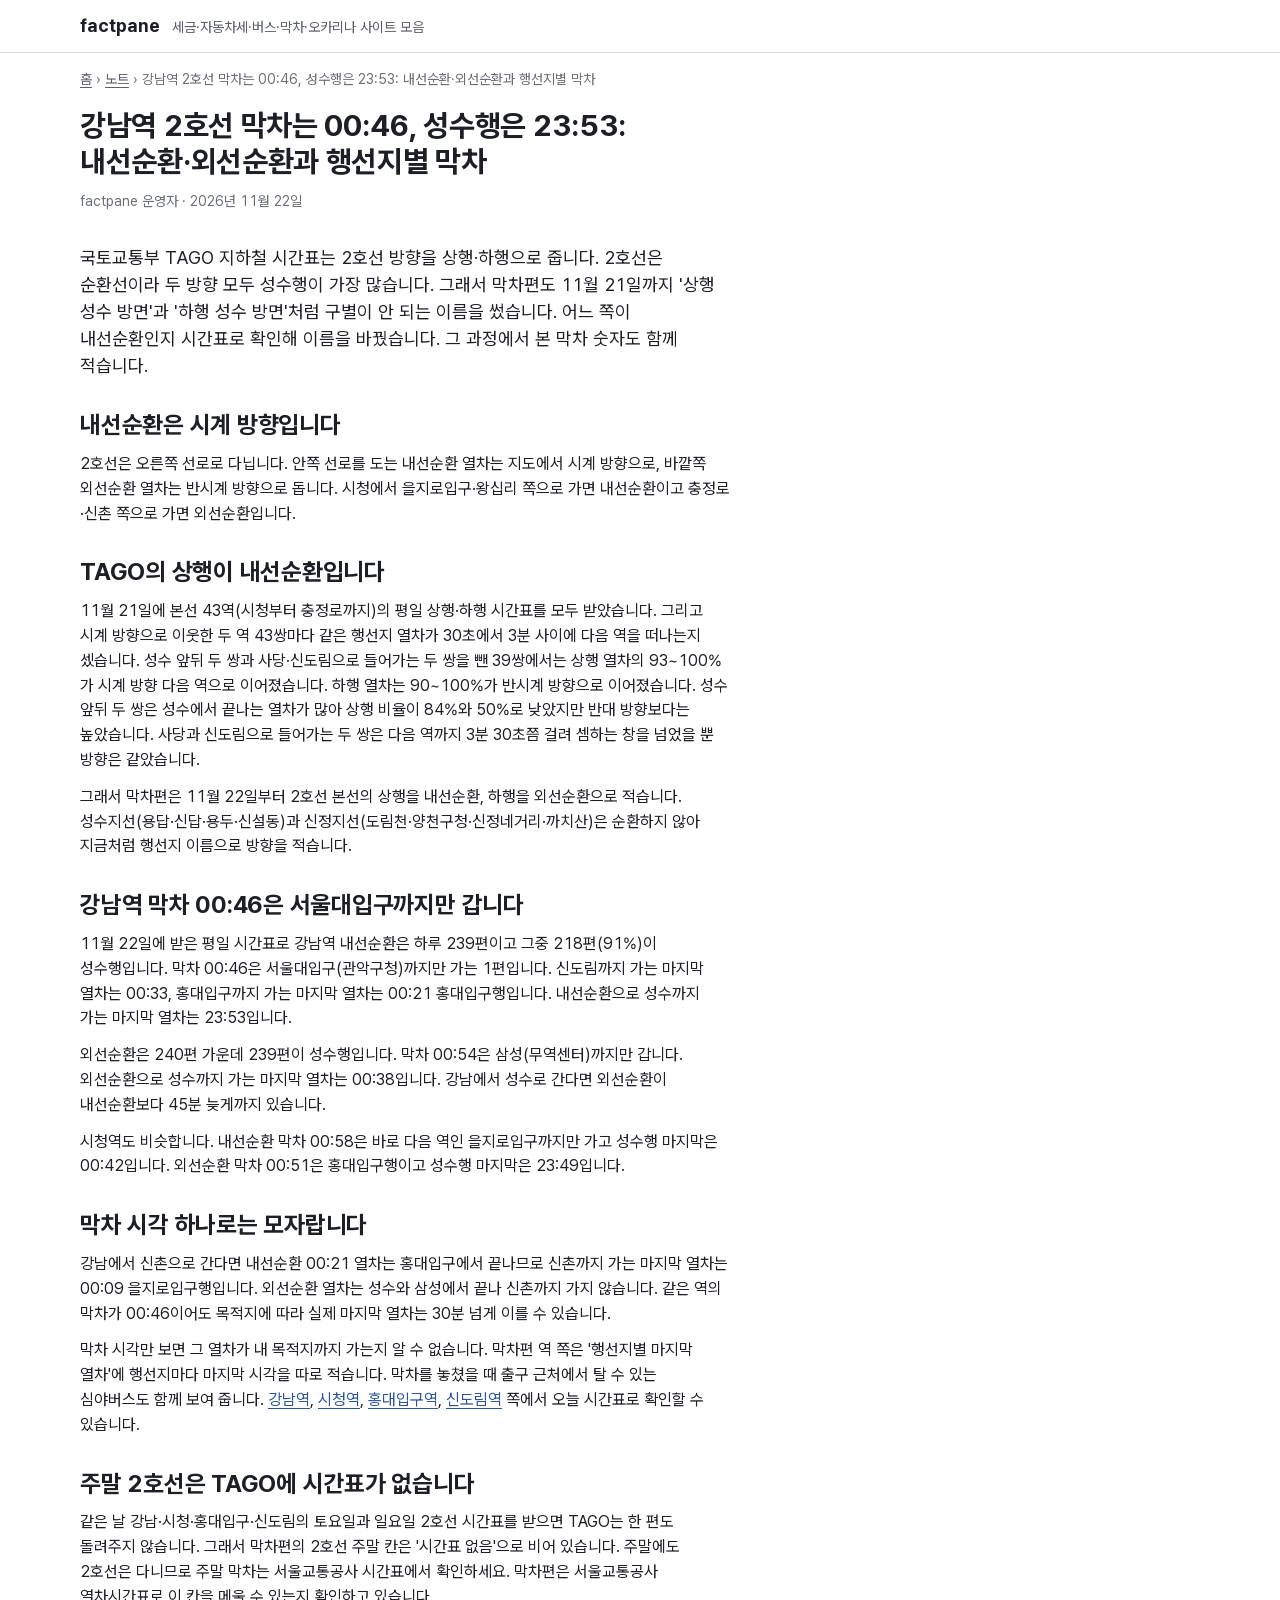
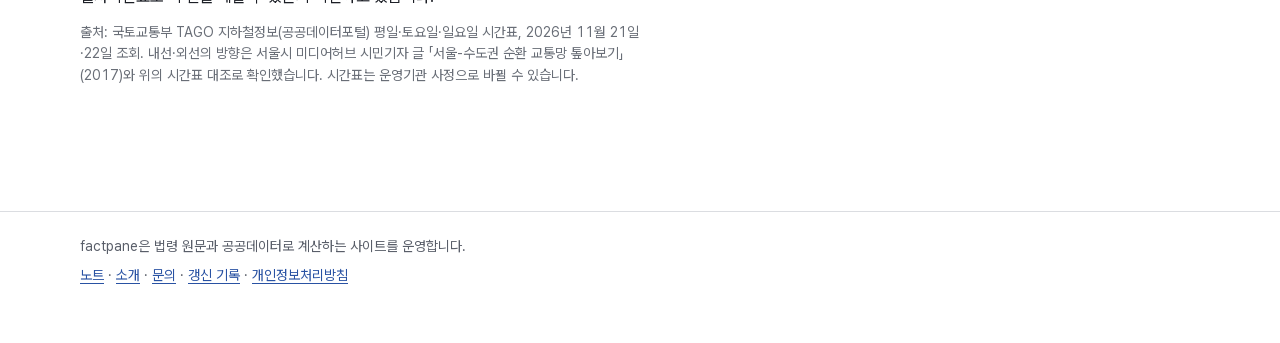
<file: 노트/2호선-내선순환-외선순환-막차/index.html>
<!doctype html>
<html lang="ko">
<head>
<meta charset="utf-8">
<meta name="viewport" content="width=device-width,initial-scale=1">
<title>강남역 2호선 막차는 00:46, 성수행은 23:53: 내선순환·외선순환과 행선지별 막차 | factpane</title>
<meta name="description" content="TAGO 시간표의 2호선 상행이 내선순환인지 43개 역 쌍으로 확인했습니다. 강남·시청역 막차가 실제로 어디까지 가는지 행선지별로 적었습니다. 주말 2호선은 TAGO에 시간표가 없습니다.">
<link rel="canonical" href="https://factpane.com/%EB%85%B8%ED%8A%B8/2%ED%98%B8%EC%84%A0-%EB%82%B4%EC%84%A0%EC%88%9C%ED%99%98-%EC%99%B8%EC%84%A0%EC%88%9C%ED%99%98-%EB%A7%89%EC%B0%A8/">
<meta property="og:type" content="website">
<meta property="og:site_name" content="factpane">
<meta property="og:title" content="강남역 2호선 막차는 00:46, 성수행은 23:53: 내선순환·외선순환과 행선지별 막차 | factpane">
<meta property="og:description" content="TAGO 시간표의 2호선 상행이 내선순환인지 43개 역 쌍으로 확인했습니다. 강남·시청역 막차가 실제로 어디까지 가는지 행선지별로 적었습니다. 주말 2호선은 TAGO에 시간표가 없습니다.">
<meta property="og:url" content="https://factpane.com/%EB%85%B8%ED%8A%B8/2%ED%98%B8%EC%84%A0-%EB%82%B4%EC%84%A0%EC%88%9C%ED%99%98-%EC%99%B8%EC%84%A0%EC%88%9C%ED%99%98-%EB%A7%89%EC%B0%A8/">
<meta name="theme-color" content="#ffffff">
<link rel="icon" href="/icon.svg" type="image/svg+xml">
<link rel="stylesheet" href="/fonts/pretendard.css">
<link rel="stylesheet" href="/style.css">
<script>(function(c){if(location.hostname!==c.host)return;window.dataLayer=window.dataLayer||[];window.gtag=function(){dataLayer.push(arguments)};gtag('js',new Date());gtag('config',c.id);var s=document.createElement('script');s.async=true;s.src='https://www.googletagmanager.com/gtag/js?id='+encodeURIComponent(c.id);document.head.appendChild(s)})({"id":"G-78V26BM1Y4","host":"factpane.com"})</script>
<script type="application/ld+json">{"@context":"https://schema.org","@type":"BreadcrumbList","itemListElement":[{"@type":"ListItem","position":1,"name":"홈","item":"https://factpane.com/"},{"@type":"ListItem","position":2,"name":"노트","item":"https://factpane.com/노트/"},{"@type":"ListItem","position":3,"name":"강남역 2호선 막차는 00:46, 성수행은 23:53: 내선순환·외선순환과 행선지별 막차"}]}</script>
<script type="application/ld+json">{"@context":"https://schema.org","@type":"Article","headline":"강남역 2호선 막차는 00:46, 성수행은 23:53: 내선순환·외선순환과 행선지별 막차","description":"TAGO 시간표의 2호선 상행이 내선순환인지 43개 역 쌍으로 확인했습니다. 강남·시청역 막차가 실제로 어디까지 가는지 행선지별로 적었습니다. 주말 2호선은 TAGO에 시간표가 없습니다.","inLanguage":"ko","datePublished":"2026-11-22","author":{"@type":"Organization","name":"factpane","url":"https://factpane.com"},"publisher":{"@type":"Organization","name":"factpane","url":"https://factpane.com"},"mainEntityOfPage":"https://factpane.com/%EB%85%B8%ED%8A%B8/2%ED%98%B8%EC%84%A0-%EB%82%B4%EC%84%A0%EC%88%9C%ED%99%98-%EC%99%B8%EC%84%A0%EC%88%9C%ED%99%98-%EB%A7%89%EC%B0%A8/"}</script>
<meta name="google-adsense-account" content="ca-pub-3132784590692921">
</head>
<body>
<header class="site-head"><a class="brand" href="/"><span class="brand-name">factpane</span><span class="brand-tag">세금·자동차세·버스·막차·오카리나 사이트 모음</span></a></header>
<main class="wrap">
<nav class="crumbs" aria-label="현재 위치"><a href="/">홈</a><span aria-hidden="true"> › </span><a href="/%EB%85%B8%ED%8A%B8/">노트</a><span aria-hidden="true"> › </span><span>강남역 2호선 막차는 00:46, 성수행은 23:53: 내선순환·외선순환과 행선지별 막차</span></nav>
<article class="prose note">
<h1>강남역 2호선 막차는 00:46, 성수행은 23:53: 내선순환·외선순환과 행선지별 막차</h1>
<p class="byline">factpane 운영자 · <time datetime="2026-11-22">2026년 11월 22일</time></p>
<p class="lead">국토교통부 TAGO 지하철 시간표는 2호선 방향을 상행·하행으로 줍니다. 2호선은 순환선이라 두 방향 모두 성수행이 가장 많습니다. 그래서 막차편도 11월 21일까지 '상행 성수 방면'과 '하행 성수 방면'처럼 구별이 안 되는 이름을 썼습니다. 어느 쪽이 내선순환인지 시간표로 확인해 이름을 바꿨습니다. 그 과정에서 본 막차 숫자도 함께 적습니다.</p>
<h2>내선순환은 시계 방향입니다</h2>
<p>2호선은 오른쪽 선로로 다닙니다. 안쪽 선로를 도는 내선순환 열차는 지도에서 시계 방향으로, 바깥쪽 외선순환 열차는 반시계 방향으로 돕니다. 시청에서 을지로입구·왕십리 쪽으로 가면 내선순환이고 충정로·신촌 쪽으로 가면 외선순환입니다.</p>
<h2>TAGO의 상행이 내선순환입니다</h2>
<p>11월 21일에 본선 43역(시청부터 충정로까지)의 평일 상행·하행 시간표를 모두 받았습니다. 그리고 시계 방향으로 이웃한 두 역 43쌍마다 같은 행선지 열차가 30초에서 3분 사이에 다음 역을 떠나는지 셌습니다. 성수 앞뒤 두 쌍과 사당·신도림으로 들어가는 두 쌍을 뺀 39쌍에서는 상행 열차의 93~100%가 시계 방향 다음 역으로 이어졌습니다. 하행 열차는 90~100%가 반시계 방향으로 이어졌습니다. 성수 앞뒤 두 쌍은 성수에서 끝나는 열차가 많아 상행 비율이 84%와 50%로 낮았지만 반대 방향보다는 높았습니다. 사당과 신도림으로 들어가는 두 쌍은 다음 역까지 3분 30초쯤 걸려 셈하는 창을 넘었을 뿐 방향은 같았습니다.</p>
<p>그래서 막차편은 11월 22일부터 2호선 본선의 상행을 내선순환, 하행을 외선순환으로 적습니다. 성수지선(용답·신답·용두·신설동)과 신정지선(도림천·양천구청·신정네거리·까치산)은 순환하지 않아 지금처럼 행선지 이름으로 방향을 적습니다.</p>
<h2>강남역 막차 00:46은 서울대입구까지만 갑니다</h2>
<p>11월 22일에 받은 평일 시간표로 강남역 내선순환은 하루 239편이고 그중 218편(91%)이 성수행입니다. 막차 00:46은 서울대입구(관악구청)까지만 가는 1편입니다. 신도림까지 가는 마지막 열차는 00:33, 홍대입구까지 가는 마지막 열차는 00:21 홍대입구행입니다. 내선순환으로 성수까지 가는 마지막 열차는 23:53입니다.</p>
<p>외선순환은 240편 가운데 239편이 성수행입니다. 막차 00:54은 삼성(무역센터)까지만 갑니다. 외선순환으로 성수까지 가는 마지막 열차는 00:38입니다. 강남에서 성수로 간다면 외선순환이 내선순환보다 45분 늦게까지 있습니다.</p>
<p>시청역도 비슷합니다. 내선순환 막차 00:58은 바로 다음 역인 을지로입구까지만 가고 성수행 마지막은 00:42입니다. 외선순환 막차 00:51은 홍대입구행이고 성수행 마지막은 23:49입니다.</p>
<h2>막차 시각 하나로는 모자랍니다</h2>
<p>강남에서 신촌으로 간다면 내선순환 00:21 열차는 홍대입구에서 끝나므로 신촌까지 가는 마지막 열차는 00:09 을지로입구행입니다. 외선순환 열차는 성수와 삼성에서 끝나 신촌까지 가지 않습니다. 같은 역의 막차가 00:46이어도 목적지에 따라 실제 마지막 열차는 30분 넘게 이를 수 있습니다.</p>
<p>막차 시각만 보면 그 열차가 내 목적지까지 가는지 알 수 없습니다. 막차편 역 쪽은 '행선지별 마지막 열차'에 행선지마다 마지막 시각을 따로 적습니다. 막차를 놓쳤을 때 출구 근처에서 탈 수 있는 심야버스도 함께 보여 줍니다. <a href="https://makcha.factpane.com/%EC%97%AD/%EA%B0%95%EB%82%A8/">강남역</a>, <a href="https://makcha.factpane.com/%EC%97%AD/%EC%8B%9C%EC%B2%AD-%EC%88%98%EB%8F%84%EA%B6%8C/">시청역</a>, <a href="https://makcha.factpane.com/%EC%97%AD/%ED%99%8D%EB%8C%80%EC%9E%85%EA%B5%AC/">홍대입구역</a>, <a href="https://makcha.factpane.com/%EC%97%AD/%EC%8B%A0%EB%8F%84%EB%A6%BC/">신도림역</a> 쪽에서 오늘 시간표로 확인할 수 있습니다.</p>
<h2>주말 2호선은 TAGO에 시간표가 없습니다</h2>
<p>같은 날 강남·시청·홍대입구·신도림의 토요일과 일요일 2호선 시간표를 받으면 TAGO는 한 편도 돌려주지 않습니다. 그래서 막차편의 2호선 주말 칸은 '시간표 없음'으로 비어 있습니다. 주말에도 2호선은 다니므로 주말 막차는 서울교통공사 시간표에서 확인하세요. 막차편은 서울교통공사 열차시간표로 이 칸을 메울 수 있는지 확인하고 있습니다.</p>
<p class="basis">출처: 국토교통부 TAGO 지하철정보(공공데이터포털) 평일·토요일·일요일 시간표, 2026년 11월 21일·22일 조회. 내선·외선의 방향은 서울시 미디어허브 시민기자 글 「서울-수도권 순환 교통망 톺아보기」(2017)와 위의 시간표 대조로 확인했습니다. 시간표는 운영기관 사정으로 바뀔 수 있습니다.</p>
</article>
</main>
<footer class="site-foot"><p>factpane은 법령 원문과 공공데이터로 계산하는 사이트를 운영합니다.</p><p><a href="/노트/">노트</a> · <a href="/소개/">소개</a> · <a href="/문의/">문의</a> · <a href="/갱신-기록/">갱신 기록</a> · <a href="/개인정보처리방침/">개인정보처리방침</a></p></footer>
</body>
</html>
</file>
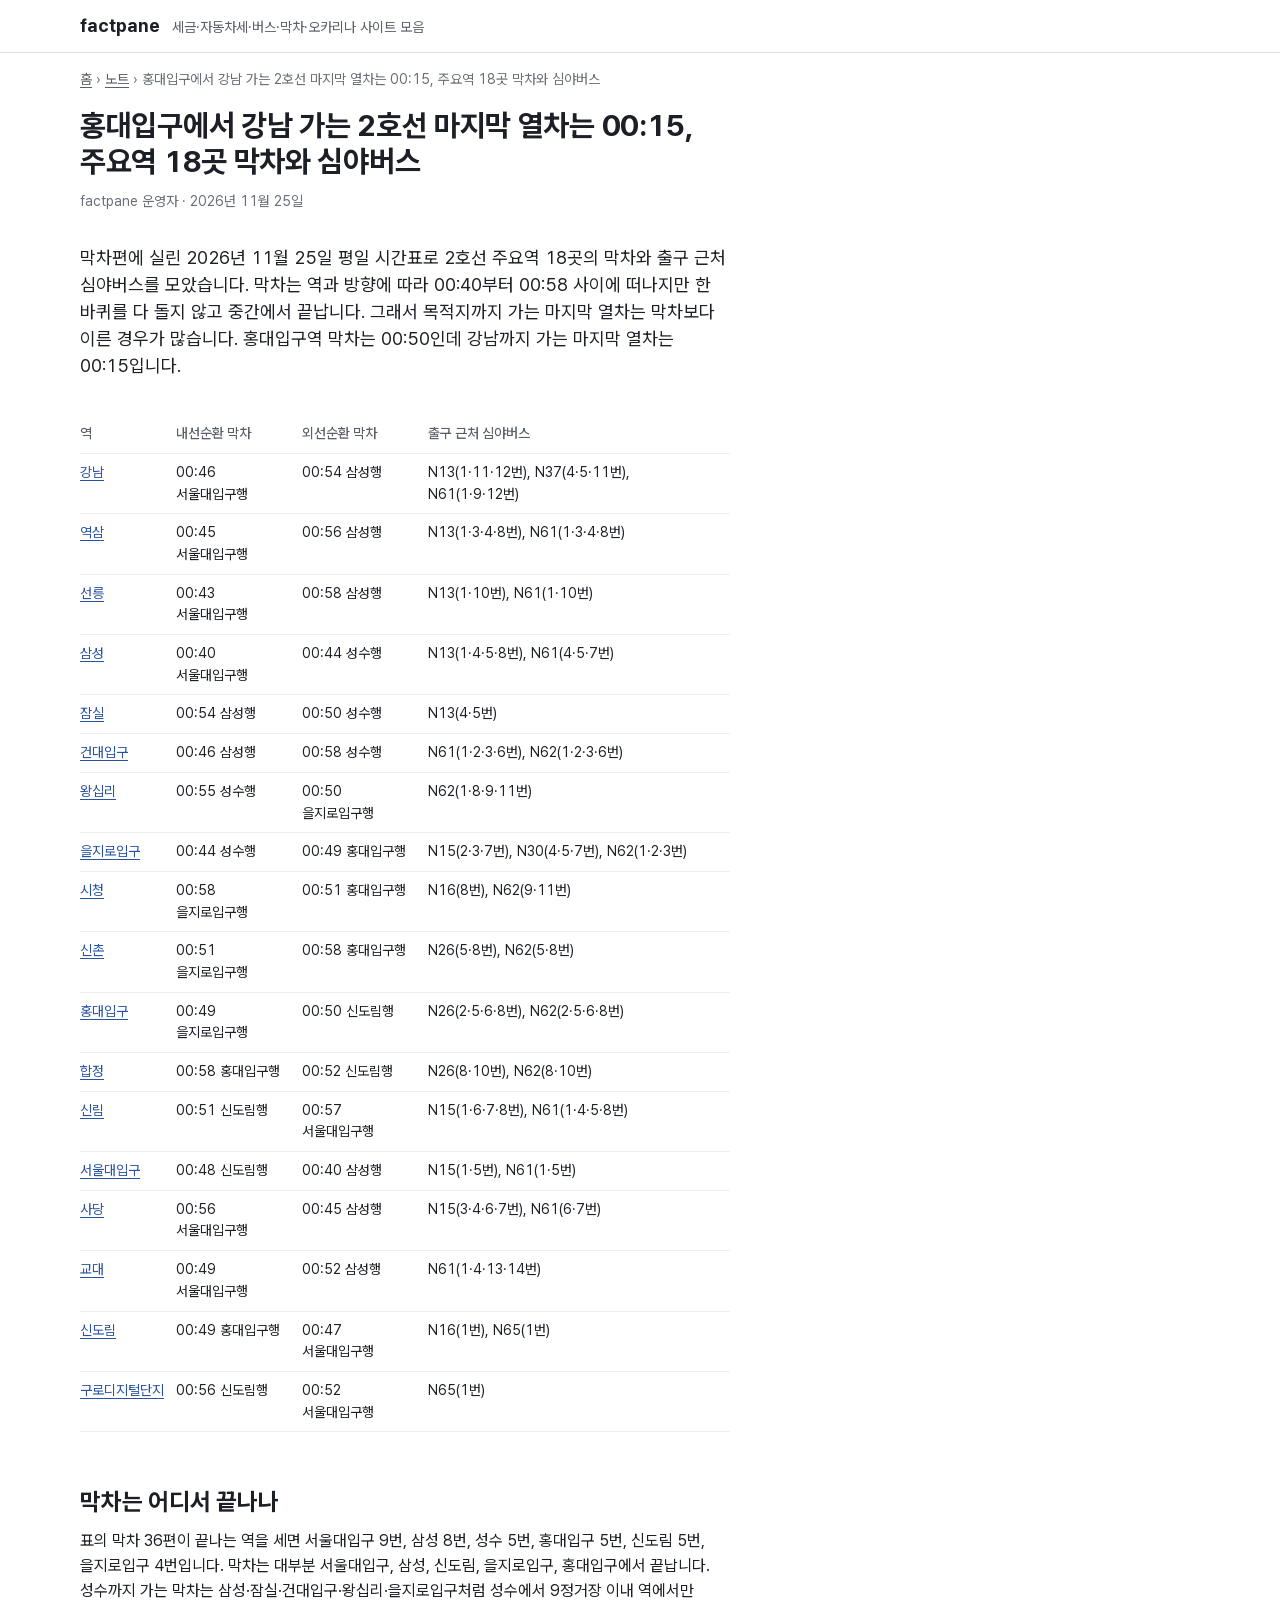
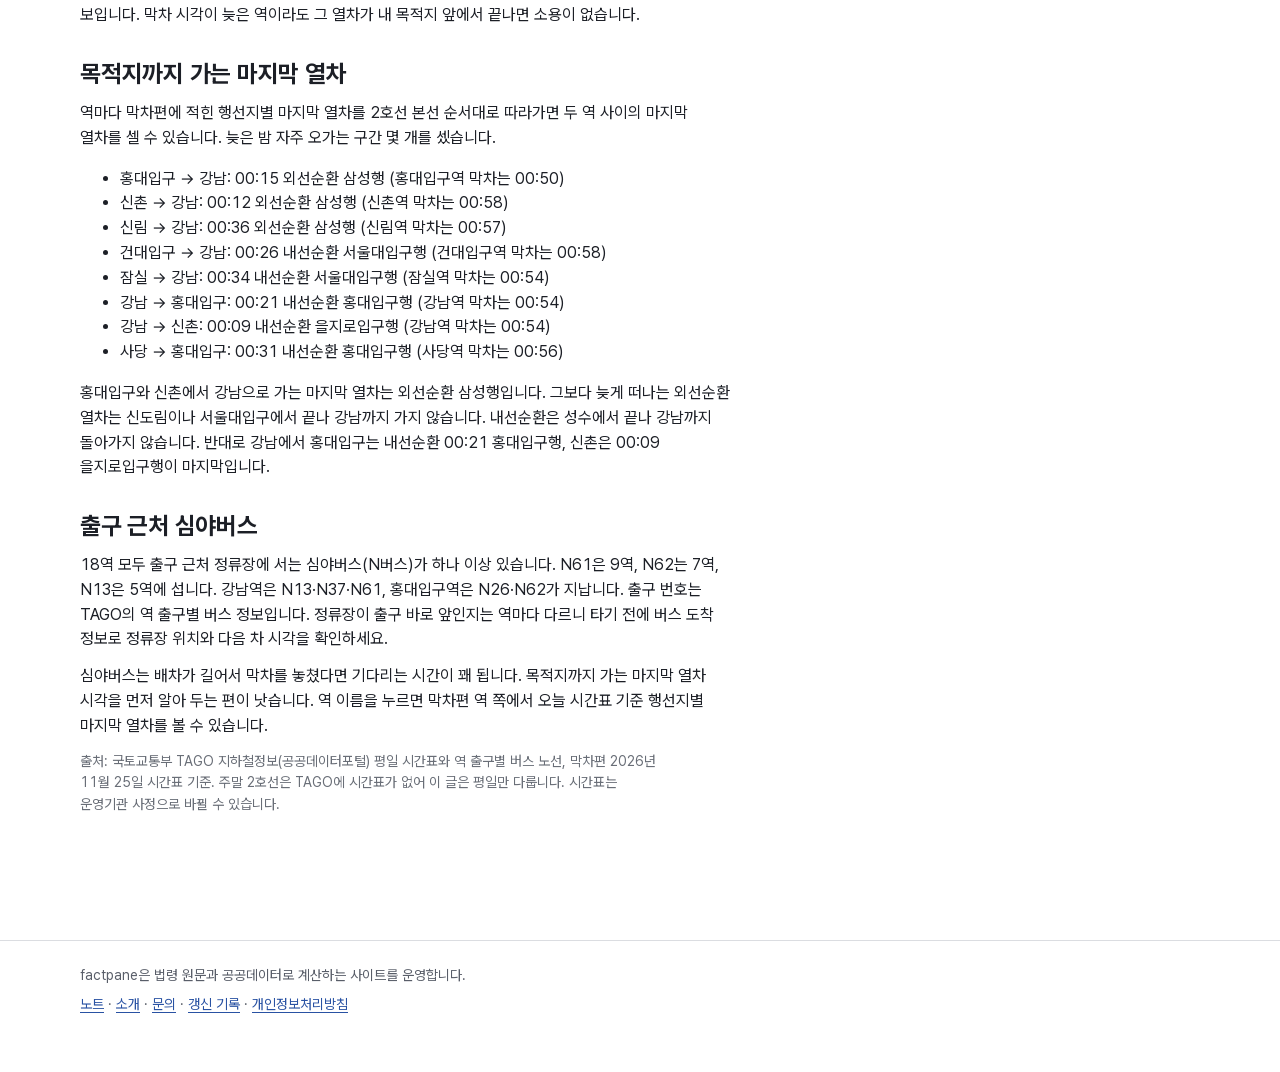
<file: 노트/2호선-주요역-막차-심야버스/index.html>
<!doctype html>
<html lang="ko">
<head>
<meta charset="utf-8">
<meta name="viewport" content="width=device-width,initial-scale=1">
<title>홍대입구에서 강남 가는 2호선 마지막 열차는 00:15, 주요역 18곳 막차와 심야버스 | factpane</title>
<meta name="description" content="2호선 주요역 18곳의 평일 막차가 어디서 끝나는지, 두 역 사이 마지막 열차가 몇 시인지 막차편 2026-11-25 시간표로 셌습니다. 역마다 출구 근처 심야버스도 적었습니다.">
<link rel="canonical" href="https://factpane.com/%EB%85%B8%ED%8A%B8/2%ED%98%B8%EC%84%A0-%EC%A3%BC%EC%9A%94%EC%97%AD-%EB%A7%89%EC%B0%A8-%EC%8B%AC%EC%95%BC%EB%B2%84%EC%8A%A4/">
<meta property="og:type" content="website">
<meta property="og:site_name" content="factpane">
<meta property="og:title" content="홍대입구에서 강남 가는 2호선 마지막 열차는 00:15, 주요역 18곳 막차와 심야버스 | factpane">
<meta property="og:description" content="2호선 주요역 18곳의 평일 막차가 어디서 끝나는지, 두 역 사이 마지막 열차가 몇 시인지 막차편 2026-11-25 시간표로 셌습니다. 역마다 출구 근처 심야버스도 적었습니다.">
<meta property="og:url" content="https://factpane.com/%EB%85%B8%ED%8A%B8/2%ED%98%B8%EC%84%A0-%EC%A3%BC%EC%9A%94%EC%97%AD-%EB%A7%89%EC%B0%A8-%EC%8B%AC%EC%95%BC%EB%B2%84%EC%8A%A4/">
<meta name="theme-color" content="#ffffff">
<link rel="icon" href="/icon.svg" type="image/svg+xml">
<link rel="stylesheet" href="/fonts/pretendard.css">
<link rel="stylesheet" href="/style.css">
<script>(function(c){if(location.hostname!==c.host)return;window.dataLayer=window.dataLayer||[];window.gtag=function(){dataLayer.push(arguments)};gtag('js',new Date());gtag('config',c.id);var s=document.createElement('script');s.async=true;s.src='https://www.googletagmanager.com/gtag/js?id='+encodeURIComponent(c.id);document.head.appendChild(s)})({"id":"G-78V26BM1Y4","host":"factpane.com"})</script>
<script type="application/ld+json">{"@context":"https://schema.org","@type":"BreadcrumbList","itemListElement":[{"@type":"ListItem","position":1,"name":"홈","item":"https://factpane.com/"},{"@type":"ListItem","position":2,"name":"노트","item":"https://factpane.com/노트/"},{"@type":"ListItem","position":3,"name":"홍대입구에서 강남 가는 2호선 마지막 열차는 00:15, 주요역 18곳 막차와 심야버스"}]}</script>
<script type="application/ld+json">{"@context":"https://schema.org","@type":"Article","headline":"홍대입구에서 강남 가는 2호선 마지막 열차는 00:15, 주요역 18곳 막차와 심야버스","description":"2호선 주요역 18곳의 평일 막차가 어디서 끝나는지, 두 역 사이 마지막 열차가 몇 시인지 막차편 2026-11-25 시간표로 셌습니다. 역마다 출구 근처 심야버스도 적었습니다.","inLanguage":"ko","datePublished":"2026-11-25","author":{"@type":"Organization","name":"factpane","url":"https://factpane.com"},"publisher":{"@type":"Organization","name":"factpane","url":"https://factpane.com"},"mainEntityOfPage":"https://factpane.com/%EB%85%B8%ED%8A%B8/2%ED%98%B8%EC%84%A0-%EC%A3%BC%EC%9A%94%EC%97%AD-%EB%A7%89%EC%B0%A8-%EC%8B%AC%EC%95%BC%EB%B2%84%EC%8A%A4/"}</script>
<meta name="google-adsense-account" content="ca-pub-3132784590692921">
</head>
<body>
<header class="site-head"><a class="brand" href="/"><span class="brand-name">factpane</span><span class="brand-tag">세금·자동차세·버스·막차·오카리나 사이트 모음</span></a></header>
<main class="wrap">
<nav class="crumbs" aria-label="현재 위치"><a href="/">홈</a><span aria-hidden="true"> › </span><a href="/%EB%85%B8%ED%8A%B8/">노트</a><span aria-hidden="true"> › </span><span>홍대입구에서 강남 가는 2호선 마지막 열차는 00:15, 주요역 18곳 막차와 심야버스</span></nav>
<article class="prose note">
<h1>홍대입구에서 강남 가는 2호선 마지막 열차는 00:15, 주요역 18곳 막차와 심야버스</h1>
<p class="byline">factpane 운영자 · <time datetime="2026-11-25">2026년 11월 25일</time></p>
<p class="lead">막차편에 실린 2026년 11월 25일 평일 시간표로 2호선 주요역 18곳의 막차와 출구 근처 심야버스를 모았습니다. 막차는 역과 방향에 따라 00:40부터 00:58 사이에 떠나지만 한 바퀴를 다 돌지 않고 중간에서 끝납니다. 그래서 목적지까지 가는 마지막 열차는 막차보다 이른 경우가 많습니다. 홍대입구역 막차는 00:50인데 강남까지 가는 마지막 열차는 00:15입니다.</p>
<div class="scroll"><table><thead><tr><th scope="col">역</th><th scope="col">내선순환 막차</th><th scope="col">외선순환 막차</th><th scope="col">출구 근처 심야버스</th></tr></thead><tbody><tr><td><a href="https://makcha.factpane.com/%EC%97%AD/%EA%B0%95%EB%82%A8/">강남</a></td><td>00:46 서울대입구행</td><td>00:54 삼성행</td><td>N13(1·11·12번), N37(4·5·11번), N61(1·9·12번)</td></tr><tr><td><a href="https://makcha.factpane.com/%EC%97%AD/%EC%97%AD%EC%82%BC/">역삼</a></td><td>00:45 서울대입구행</td><td>00:56 삼성행</td><td>N13(1·3·4·8번), N61(1·3·4·8번)</td></tr><tr><td><a href="https://makcha.factpane.com/%EC%97%AD/%EC%84%A0%EB%A6%89/">선릉</a></td><td>00:43 서울대입구행</td><td>00:58 삼성행</td><td>N13(1·10번), N61(1·10번)</td></tr><tr><td><a href="https://makcha.factpane.com/%EC%97%AD/%EC%82%BC%EC%84%B1-%EB%AC%B4%EC%97%AD%EC%84%BC%ED%84%B0/">삼성</a></td><td>00:40 서울대입구행</td><td>00:44 성수행</td><td>N13(1·4·5·8번), N61(4·5·7번)</td></tr><tr><td><a href="https://makcha.factpane.com/%EC%97%AD/%EC%9E%A0%EC%8B%A4-%EC%86%A1%ED%8C%8C%EA%B5%AC%EC%B2%AD/">잠실</a></td><td>00:54 삼성행</td><td>00:50 성수행</td><td>N13(4·5번)</td></tr><tr><td><a href="https://makcha.factpane.com/%EC%97%AD/%EA%B1%B4%EB%8C%80%EC%9E%85%EA%B5%AC/">건대입구</a></td><td>00:46 삼성행</td><td>00:58 성수행</td><td>N61(1·2·3·6번), N62(1·2·3·6번)</td></tr><tr><td><a href="https://makcha.factpane.com/%EC%97%AD/%EC%99%95%EC%8B%AD%EB%A6%AC/">왕십리</a></td><td>00:55 성수행</td><td>00:50 을지로입구행</td><td>N62(1·8·9·11번)</td></tr><tr><td><a href="https://makcha.factpane.com/%EC%97%AD/%EC%9D%84%EC%A7%80%EB%A1%9C%EC%9E%85%EA%B5%AC/">을지로입구</a></td><td>00:44 성수행</td><td>00:49 홍대입구행</td><td>N15(2·3·7번), N30(4·5·7번), N62(1·2·3번)</td></tr><tr><td><a href="https://makcha.factpane.com/%EC%97%AD/%EC%8B%9C%EC%B2%AD-%EC%88%98%EB%8F%84%EA%B6%8C/">시청</a></td><td>00:58 을지로입구행</td><td>00:51 홍대입구행</td><td>N16(8번), N62(9·11번)</td></tr><tr><td><a href="https://makcha.factpane.com/%EC%97%AD/%EC%8B%A0%EC%B4%8C/">신촌</a></td><td>00:51 을지로입구행</td><td>00:58 홍대입구행</td><td>N26(5·8번), N62(5·8번)</td></tr><tr><td><a href="https://makcha.factpane.com/%EC%97%AD/%ED%99%8D%EB%8C%80%EC%9E%85%EA%B5%AC/">홍대입구</a></td><td>00:49 을지로입구행</td><td>00:50 신도림행</td><td>N26(2·5·6·8번), N62(2·5·6·8번)</td></tr><tr><td><a href="https://makcha.factpane.com/%EC%97%AD/%ED%95%A9%EC%A0%95/">합정</a></td><td>00:58 홍대입구행</td><td>00:52 신도림행</td><td>N26(8·10번), N62(8·10번)</td></tr><tr><td><a href="https://makcha.factpane.com/%EC%97%AD/%EC%8B%A0%EB%A6%BC/">신림</a></td><td>00:51 신도림행</td><td>00:57 서울대입구행</td><td>N15(1·6·7·8번), N61(1·4·5·8번)</td></tr><tr><td><a href="https://makcha.factpane.com/%EC%97%AD/%EC%84%9C%EC%9A%B8%EB%8C%80%EC%9E%85%EA%B5%AC-%EA%B4%80%EC%95%85%EA%B5%AC%EC%B2%AD/">서울대입구</a></td><td>00:48 신도림행</td><td>00:40 삼성행</td><td>N15(1·5번), N61(1·5번)</td></tr><tr><td><a href="https://makcha.factpane.com/%EC%97%AD/%EC%82%AC%EB%8B%B9/">사당</a></td><td>00:56 서울대입구행</td><td>00:45 삼성행</td><td>N15(3·4·6·7번), N61(6·7번)</td></tr><tr><td><a href="https://makcha.factpane.com/%EC%97%AD/%EA%B5%90%EB%8C%80-%EB%B2%95%EC%9B%90.%EA%B2%80%EC%B0%B0%EC%B2%AD/">교대</a></td><td>00:49 서울대입구행</td><td>00:52 삼성행</td><td>N61(1·4·13·14번)</td></tr><tr><td><a href="https://makcha.factpane.com/%EC%97%AD/%EC%8B%A0%EB%8F%84%EB%A6%BC/">신도림</a></td><td>00:49 홍대입구행</td><td>00:47 서울대입구행</td><td>N16(1번), N65(1번)</td></tr><tr><td><a href="https://makcha.factpane.com/%EC%97%AD/%EA%B5%AC%EB%A1%9C%EB%94%94%EC%A7%80%ED%84%B8%EB%8B%A8%EC%A7%80/">구로디지털단지</a></td><td>00:56 신도림행</td><td>00:52 서울대입구행</td><td>N65(1번)</td></tr></tbody></table></div>
<h2>막차는 어디서 끝나나</h2>
<p>표의 막차 36편이 끝나는 역을 세면 서울대입구 9번, 삼성 8번, 성수 5번, 홍대입구 5번, 신도림 5번, 을지로입구 4번입니다. 막차는 대부분 서울대입구, 삼성, 신도림, 을지로입구, 홍대입구에서 끝납니다. 성수까지 가는 막차는 삼성·잠실·건대입구·왕십리·을지로입구처럼 성수에서 9정거장 이내 역에서만 보입니다. 막차 시각이 늦은 역이라도 그 열차가 내 목적지 앞에서 끝나면 소용이 없습니다.</p>
<h2>목적지까지 가는 마지막 열차</h2>
<p>역마다 막차편에 적힌 행선지별 마지막 열차를 2호선 본선 순서대로 따라가면 두 역 사이의 마지막 열차를 셀 수 있습니다. 늦은 밤 자주 오가는 구간 몇 개를 셌습니다.</p>
<ul><li>홍대입구 → 강남: 00:15 외선순환 삼성행 (홍대입구역 막차는 00:50)</li><li>신촌 → 강남: 00:12 외선순환 삼성행 (신촌역 막차는 00:58)</li><li>신림 → 강남: 00:36 외선순환 삼성행 (신림역 막차는 00:57)</li><li>건대입구 → 강남: 00:26 내선순환 서울대입구행 (건대입구역 막차는 00:58)</li><li>잠실 → 강남: 00:34 내선순환 서울대입구행 (잠실역 막차는 00:54)</li><li>강남 → 홍대입구: 00:21 내선순환 홍대입구행 (강남역 막차는 00:54)</li><li>강남 → 신촌: 00:09 내선순환 을지로입구행 (강남역 막차는 00:54)</li><li>사당 → 홍대입구: 00:31 내선순환 홍대입구행 (사당역 막차는 00:56)</li></ul>
<p>홍대입구와 신촌에서 강남으로 가는 마지막 열차는 외선순환 삼성행입니다. 그보다 늦게 떠나는 외선순환 열차는 신도림이나 서울대입구에서 끝나 강남까지 가지 않습니다. 내선순환은 성수에서 끝나 강남까지 돌아가지 않습니다. 반대로 강남에서 홍대입구는 내선순환 00:21 홍대입구행, 신촌은 00:09 을지로입구행이 마지막입니다.</p>
<h2>출구 근처 심야버스</h2>
<p>18역 모두 출구 근처 정류장에 서는 심야버스(N버스)가 하나 이상 있습니다. N61은 9역, N62는 7역, N13은 5역에 섭니다. 강남역은 N13·N37·N61, 홍대입구역은 N26·N62가 지납니다. 출구 번호는 TAGO의 역 출구별 버스 정보입니다. 정류장이 출구 바로 앞인지는 역마다 다르니 타기 전에 버스 도착 정보로 정류장 위치와 다음 차 시각을 확인하세요.</p>
<p>심야버스는 배차가 길어서 막차를 놓쳤다면 기다리는 시간이 꽤 됩니다. 목적지까지 가는 마지막 열차 시각을 먼저 알아 두는 편이 낫습니다. 역 이름을 누르면 막차편 역 쪽에서 오늘 시간표 기준 행선지별 마지막 열차를 볼 수 있습니다.</p>
<p class="basis">출처: 국토교통부 TAGO 지하철정보(공공데이터포털) 평일 시간표와 역 출구별 버스 노선, 막차편 2026년 11월 25일 시간표 기준. 주말 2호선은 TAGO에 시간표가 없어 이 글은 평일만 다룹니다. 시간표는 운영기관 사정으로 바뀔 수 있습니다.</p>
</article>
</main>
<footer class="site-foot"><p>factpane은 법령 원문과 공공데이터로 계산하는 사이트를 운영합니다.</p><p><a href="/노트/">노트</a> · <a href="/소개/">소개</a> · <a href="/문의/">문의</a> · <a href="/갱신-기록/">갱신 기록</a> · <a href="/개인정보처리방침/">개인정보처리방침</a></p></footer>
</body>
</html>
</file>
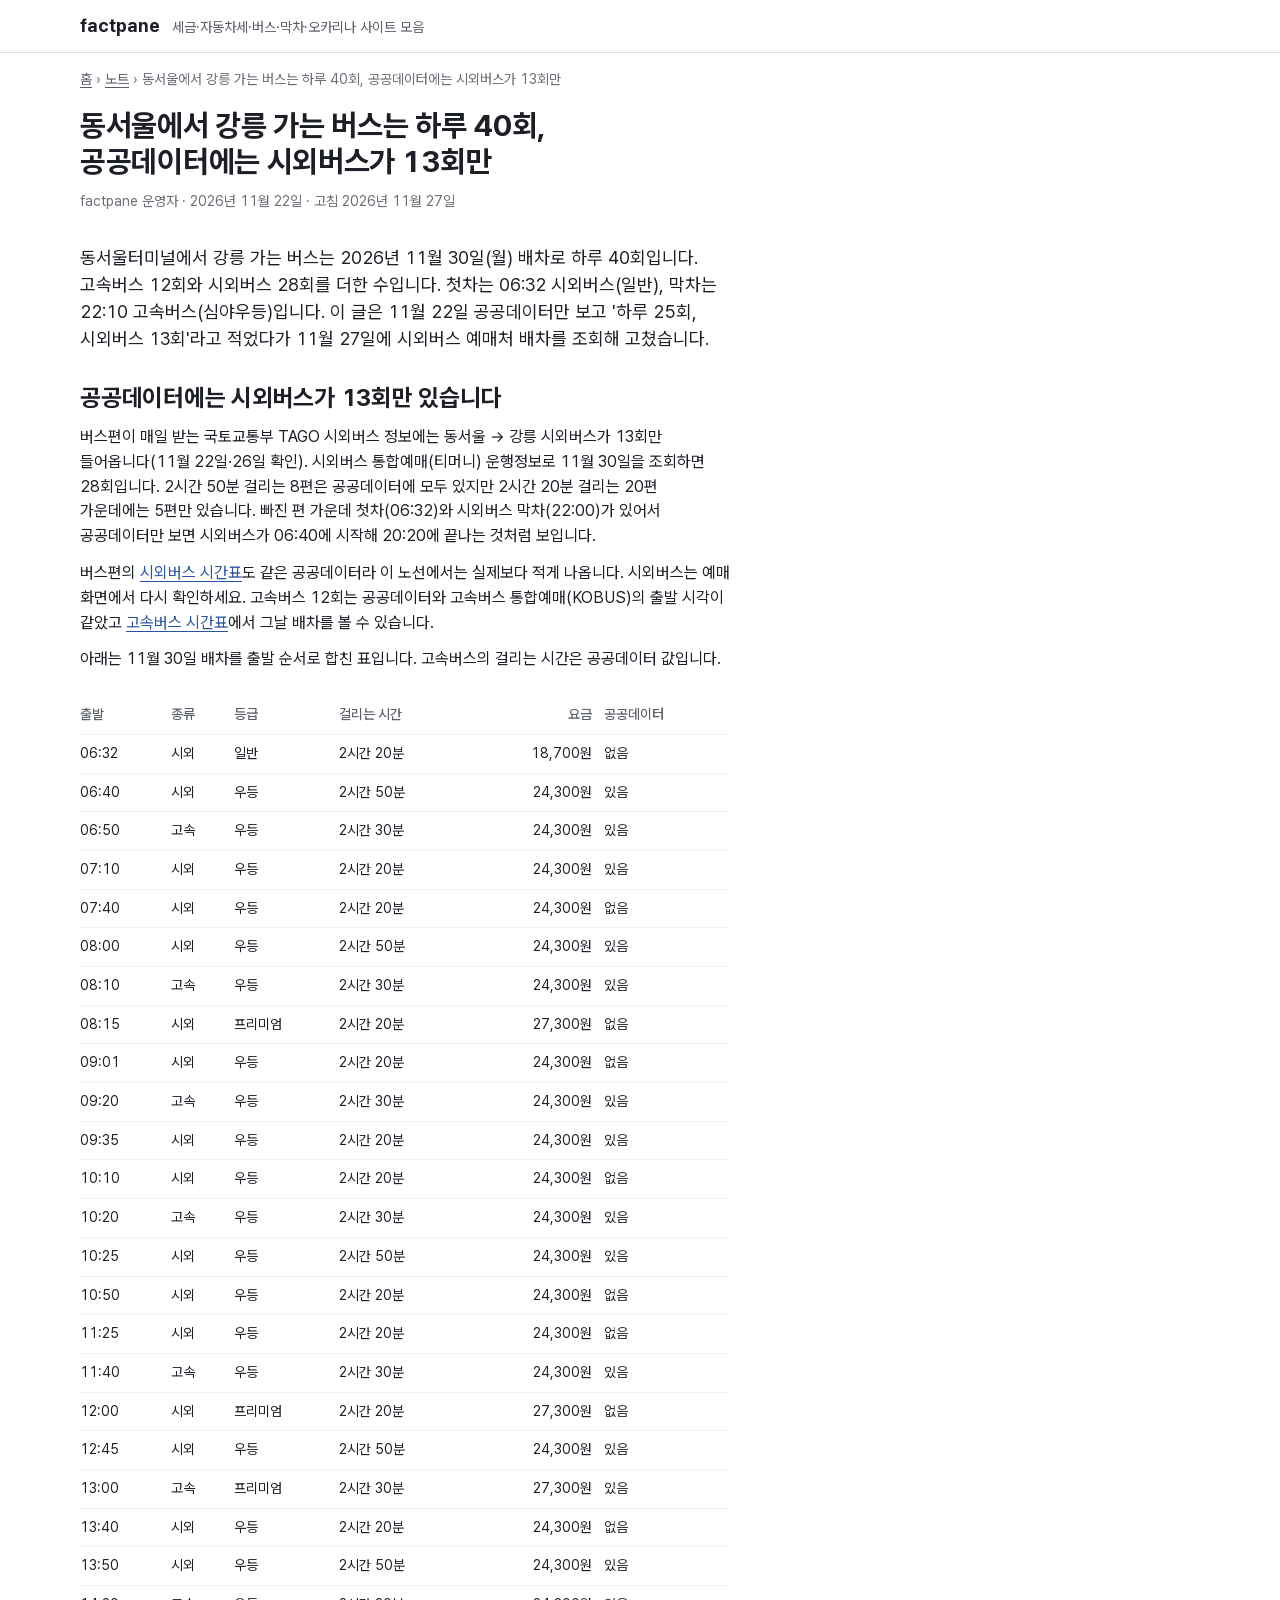
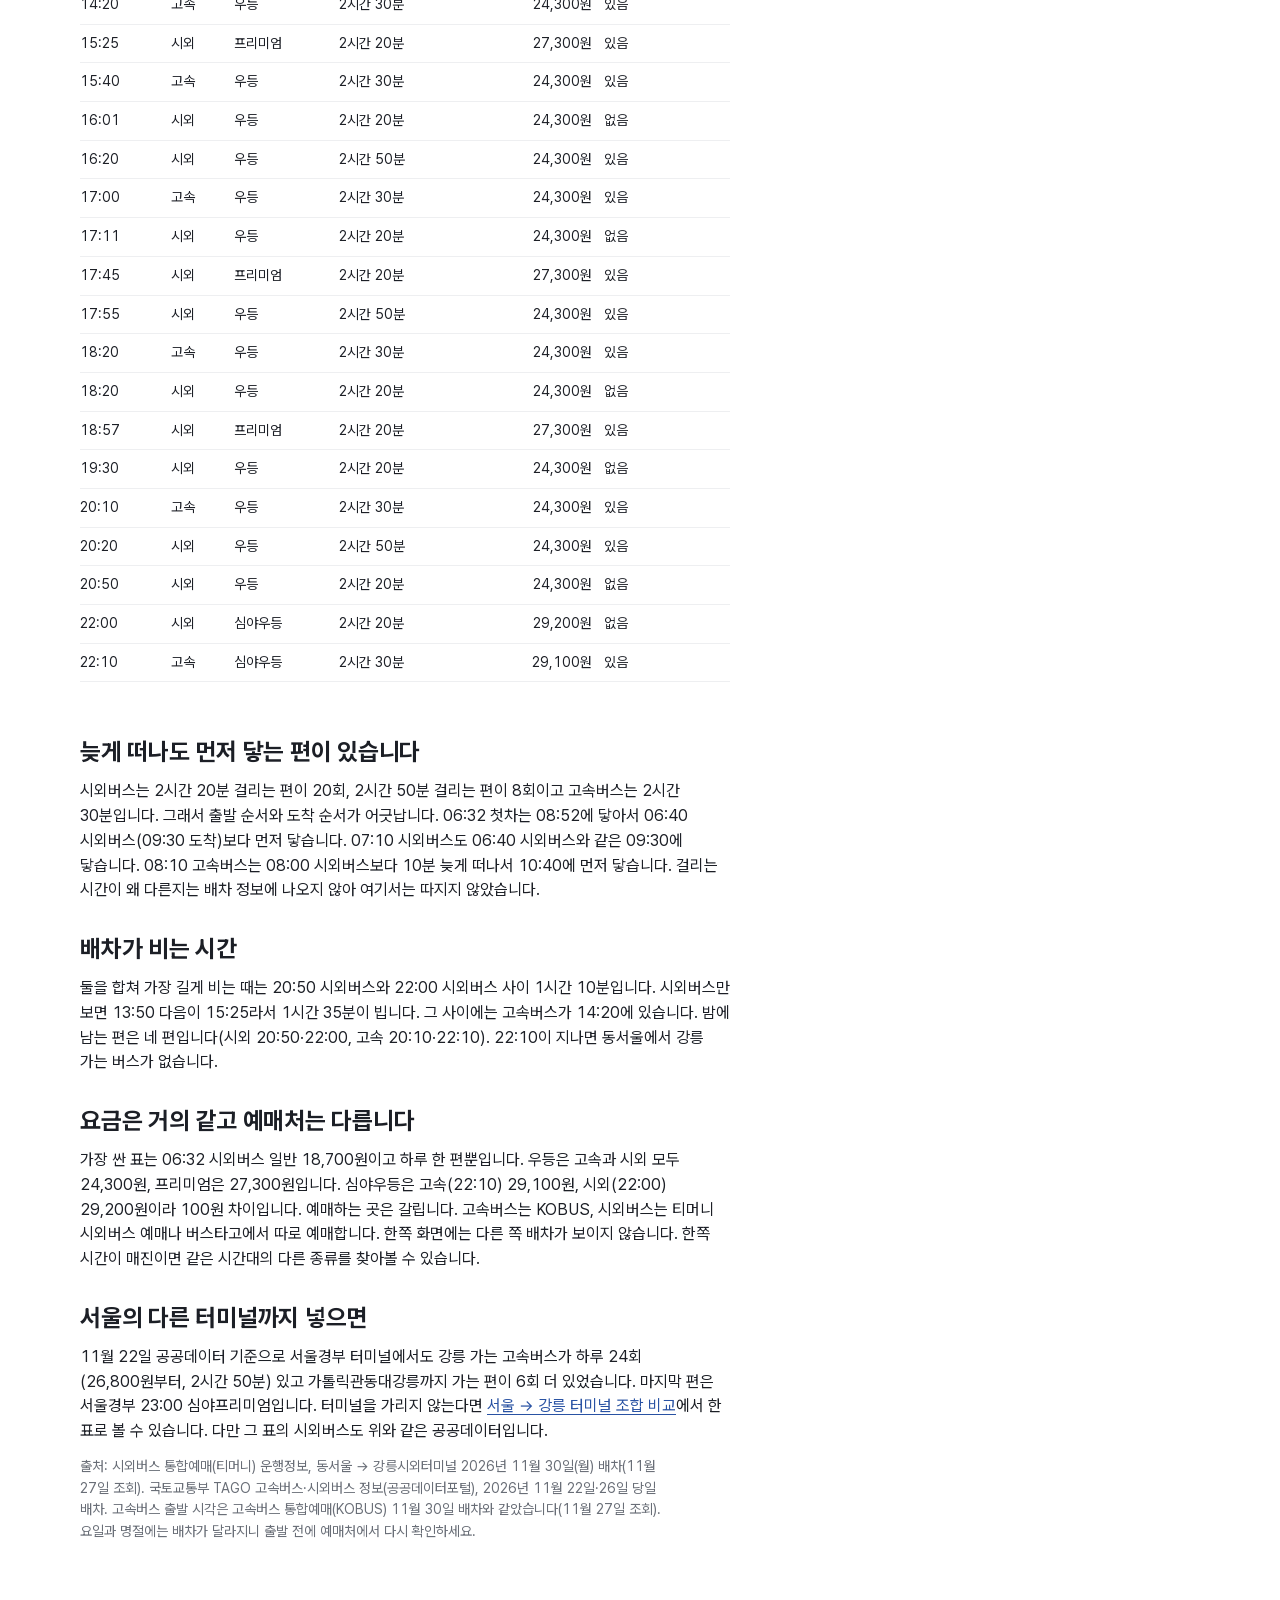
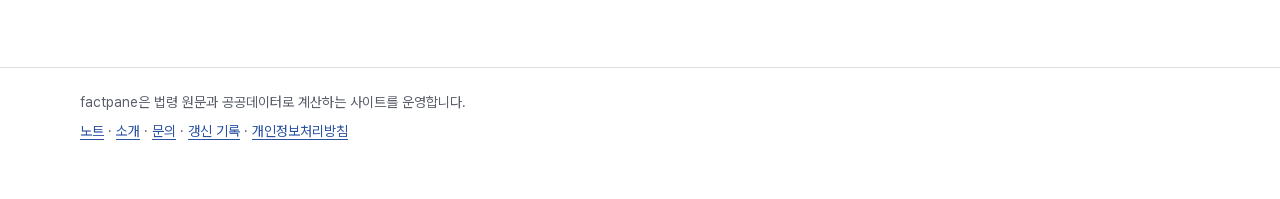
<file: 노트/동서울-강릉-버스-고속-시외/index.html>
<!doctype html>
<html lang="ko">
<head>
<meta charset="utf-8">
<meta name="viewport" content="width=device-width,initial-scale=1">
<title>동서울에서 강릉 가는 버스는 하루 40회, 공공데이터에는 시외버스가 13회만 | factpane</title>
<meta name="description" content="동서울터미널 강릉행은 2026-11-30 배차로 고속 12회와 시외 28회, 하루 40회입니다. 공공데이터(TAGO)에는 시외버스가 13회만 들어와 첫차·막차가 다르게 보입니다. 처음 25회로 적었다가 11-27에 고쳤습니다.">
<link rel="canonical" href="https://factpane.com/%EB%85%B8%ED%8A%B8/%EB%8F%99%EC%84%9C%EC%9A%B8-%EA%B0%95%EB%A6%89-%EB%B2%84%EC%8A%A4-%EA%B3%A0%EC%86%8D-%EC%8B%9C%EC%99%B8/">
<meta property="og:type" content="website">
<meta property="og:site_name" content="factpane">
<meta property="og:title" content="동서울에서 강릉 가는 버스는 하루 40회, 공공데이터에는 시외버스가 13회만 | factpane">
<meta property="og:description" content="동서울터미널 강릉행은 2026-11-30 배차로 고속 12회와 시외 28회, 하루 40회입니다. 공공데이터(TAGO)에는 시외버스가 13회만 들어와 첫차·막차가 다르게 보입니다. 처음 25회로 적었다가 11-27에 고쳤습니다.">
<meta property="og:url" content="https://factpane.com/%EB%85%B8%ED%8A%B8/%EB%8F%99%EC%84%9C%EC%9A%B8-%EA%B0%95%EB%A6%89-%EB%B2%84%EC%8A%A4-%EA%B3%A0%EC%86%8D-%EC%8B%9C%EC%99%B8/">
<meta name="theme-color" content="#ffffff">
<link rel="icon" href="/icon.svg" type="image/svg+xml">
<link rel="stylesheet" href="/fonts/pretendard.css">
<link rel="stylesheet" href="/style.css">
<script>(function(c){if(location.hostname!==c.host)return;window.dataLayer=window.dataLayer||[];window.gtag=function(){dataLayer.push(arguments)};gtag('js',new Date());gtag('config',c.id);var s=document.createElement('script');s.async=true;s.src='https://www.googletagmanager.com/gtag/js?id='+encodeURIComponent(c.id);document.head.appendChild(s)})({"id":"G-78V26BM1Y4","host":"factpane.com"})</script>
<script type="application/ld+json">{"@context":"https://schema.org","@type":"BreadcrumbList","itemListElement":[{"@type":"ListItem","position":1,"name":"홈","item":"https://factpane.com/"},{"@type":"ListItem","position":2,"name":"노트","item":"https://factpane.com/노트/"},{"@type":"ListItem","position":3,"name":"동서울에서 강릉 가는 버스는 하루 40회, 공공데이터에는 시외버스가 13회만"}]}</script>
<script type="application/ld+json">{"@context":"https://schema.org","@type":"Article","headline":"동서울에서 강릉 가는 버스는 하루 40회, 공공데이터에는 시외버스가 13회만","description":"동서울터미널 강릉행은 2026-11-30 배차로 고속 12회와 시외 28회, 하루 40회입니다. 공공데이터(TAGO)에는 시외버스가 13회만 들어와 첫차·막차가 다르게 보입니다. 처음 25회로 적었다가 11-27에 고쳤습니다.","inLanguage":"ko","datePublished":"2026-11-22","dateModified":"2026-11-27","author":{"@type":"Organization","name":"factpane","url":"https://factpane.com"},"publisher":{"@type":"Organization","name":"factpane","url":"https://factpane.com"},"mainEntityOfPage":"https://factpane.com/%EB%85%B8%ED%8A%B8/%EB%8F%99%EC%84%9C%EC%9A%B8-%EA%B0%95%EB%A6%89-%EB%B2%84%EC%8A%A4-%EA%B3%A0%EC%86%8D-%EC%8B%9C%EC%99%B8/"}</script>
<meta name="google-adsense-account" content="ca-pub-3132784590692921">
</head>
<body>
<header class="site-head"><a class="brand" href="/"><span class="brand-name">factpane</span><span class="brand-tag">세금·자동차세·버스·막차·오카리나 사이트 모음</span></a></header>
<main class="wrap">
<nav class="crumbs" aria-label="현재 위치"><a href="/">홈</a><span aria-hidden="true"> › </span><a href="/%EB%85%B8%ED%8A%B8/">노트</a><span aria-hidden="true"> › </span><span>동서울에서 강릉 가는 버스는 하루 40회, 공공데이터에는 시외버스가 13회만</span></nav>
<article class="prose note">
<h1>동서울에서 강릉 가는 버스는 하루 40회, 공공데이터에는 시외버스가 13회만</h1>
<p class="byline">factpane 운영자 · <time datetime="2026-11-22">2026년 11월 22일</time> · 고침 <time datetime="2026-11-27">2026년 11월 27일</time></p>
<p class="lead">동서울터미널에서 강릉 가는 버스는 2026년 11월 30일(월) 배차로 하루 40회입니다. 고속버스 12회와 시외버스 28회를 더한 수입니다. 첫차는 06:32 시외버스(일반), 막차는 22:10 고속버스(심야우등)입니다. 이 글은 11월 22일 공공데이터만 보고 '하루 25회, 시외버스 13회'라고 적었다가 11월 27일에 시외버스 예매처 배차를 조회해 고쳤습니다.</p>
<h2>공공데이터에는 시외버스가 13회만 있습니다</h2>
<p>버스편이 매일 받는 국토교통부 TAGO 시외버스 정보에는 동서울 → 강릉 시외버스가 13회만 들어옵니다(11월 22일·26일 확인). 시외버스 통합예매(티머니) 운행정보로 11월 30일을 조회하면 28회입니다. 2시간 50분 걸리는 8편은 공공데이터에 모두 있지만 2시간 20분 걸리는 20편 가운데에는 5편만 있습니다. 빠진 편 가운데 첫차(06:32)와 시외버스 막차(22:00)가 있어서 공공데이터만 보면 시외버스가 06:40에 시작해 20:20에 끝나는 것처럼 보입니다.</p>
<p>버스편의 <a href="https://bus.factpane.com/%EC%8B%9C%EA%B0%84%ED%91%9C/%EC%8B%9C%EC%99%B8%EB%B2%84%EC%8A%A4/%EB%8F%99%EC%84%9C%EC%9A%B8/%EA%B0%95%EB%A6%89/">시외버스 시간표</a>도 같은 공공데이터라 이 노선에서는 실제보다 적게 나옵니다. 시외버스는 예매 화면에서 다시 확인하세요. 고속버스 12회는 공공데이터와 고속버스 통합예매(KOBUS)의 출발 시각이 같았고 <a href="https://bus.factpane.com/%EC%8B%9C%EA%B0%84%ED%91%9C/%EA%B3%A0%EC%86%8D%EB%B2%84%EC%8A%A4/%EB%8F%99%EC%84%9C%EC%9A%B8-%EC%84%9C%EC%9A%B8-naek032/%EA%B0%95%EB%A6%89/">고속버스 시간표</a>에서 그날 배차를 볼 수 있습니다.</p>
<p>아래는 11월 30일 배차를 출발 순서로 합친 표입니다. 고속버스의 걸리는 시간은 공공데이터 값입니다.</p>
<div class="scroll"><table><thead><tr><th scope="col">출발</th><th scope="col">종류</th><th scope="col">등급</th><th scope="col">걸리는 시간</th><th scope="col" class="num">요금</th><th scope="col">공공데이터</th></tr></thead><tbody><tr><td>06:32</td><td>시외</td><td>일반</td><td>2시간 20분</td><td class="num">18,700원</td><td>없음</td></tr><tr><td>06:40</td><td>시외</td><td>우등</td><td>2시간 50분</td><td class="num">24,300원</td><td>있음</td></tr><tr><td>06:50</td><td>고속</td><td>우등</td><td>2시간 30분</td><td class="num">24,300원</td><td>있음</td></tr><tr><td>07:10</td><td>시외</td><td>우등</td><td>2시간 20분</td><td class="num">24,300원</td><td>있음</td></tr><tr><td>07:40</td><td>시외</td><td>우등</td><td>2시간 20분</td><td class="num">24,300원</td><td>없음</td></tr><tr><td>08:00</td><td>시외</td><td>우등</td><td>2시간 50분</td><td class="num">24,300원</td><td>있음</td></tr><tr><td>08:10</td><td>고속</td><td>우등</td><td>2시간 30분</td><td class="num">24,300원</td><td>있음</td></tr><tr><td>08:15</td><td>시외</td><td>프리미엄</td><td>2시간 20분</td><td class="num">27,300원</td><td>없음</td></tr><tr><td>09:01</td><td>시외</td><td>우등</td><td>2시간 20분</td><td class="num">24,300원</td><td>없음</td></tr><tr><td>09:20</td><td>고속</td><td>우등</td><td>2시간 30분</td><td class="num">24,300원</td><td>있음</td></tr><tr><td>09:35</td><td>시외</td><td>우등</td><td>2시간 20분</td><td class="num">24,300원</td><td>있음</td></tr><tr><td>10:10</td><td>시외</td><td>우등</td><td>2시간 20분</td><td class="num">24,300원</td><td>없음</td></tr><tr><td>10:20</td><td>고속</td><td>우등</td><td>2시간 30분</td><td class="num">24,300원</td><td>있음</td></tr><tr><td>10:25</td><td>시외</td><td>우등</td><td>2시간 50분</td><td class="num">24,300원</td><td>있음</td></tr><tr><td>10:50</td><td>시외</td><td>우등</td><td>2시간 20분</td><td class="num">24,300원</td><td>없음</td></tr><tr><td>11:25</td><td>시외</td><td>우등</td><td>2시간 20분</td><td class="num">24,300원</td><td>없음</td></tr><tr><td>11:40</td><td>고속</td><td>우등</td><td>2시간 30분</td><td class="num">24,300원</td><td>있음</td></tr><tr><td>12:00</td><td>시외</td><td>프리미엄</td><td>2시간 20분</td><td class="num">27,300원</td><td>없음</td></tr><tr><td>12:45</td><td>시외</td><td>우등</td><td>2시간 50분</td><td class="num">24,300원</td><td>있음</td></tr><tr><td>13:00</td><td>고속</td><td>프리미엄</td><td>2시간 30분</td><td class="num">27,300원</td><td>있음</td></tr><tr><td>13:40</td><td>시외</td><td>우등</td><td>2시간 20분</td><td class="num">24,300원</td><td>없음</td></tr><tr><td>13:50</td><td>시외</td><td>우등</td><td>2시간 50분</td><td class="num">24,300원</td><td>있음</td></tr><tr><td>14:20</td><td>고속</td><td>우등</td><td>2시간 30분</td><td class="num">24,300원</td><td>있음</td></tr><tr><td>15:25</td><td>시외</td><td>프리미엄</td><td>2시간 20분</td><td class="num">27,300원</td><td>있음</td></tr><tr><td>15:40</td><td>고속</td><td>우등</td><td>2시간 30분</td><td class="num">24,300원</td><td>있음</td></tr><tr><td>16:01</td><td>시외</td><td>우등</td><td>2시간 20분</td><td class="num">24,300원</td><td>없음</td></tr><tr><td>16:20</td><td>시외</td><td>우등</td><td>2시간 50분</td><td class="num">24,300원</td><td>있음</td></tr><tr><td>17:00</td><td>고속</td><td>우등</td><td>2시간 30분</td><td class="num">24,300원</td><td>있음</td></tr><tr><td>17:11</td><td>시외</td><td>우등</td><td>2시간 20분</td><td class="num">24,300원</td><td>없음</td></tr><tr><td>17:45</td><td>시외</td><td>프리미엄</td><td>2시간 20분</td><td class="num">27,300원</td><td>있음</td></tr><tr><td>17:55</td><td>시외</td><td>우등</td><td>2시간 50분</td><td class="num">24,300원</td><td>있음</td></tr><tr><td>18:20</td><td>고속</td><td>우등</td><td>2시간 30분</td><td class="num">24,300원</td><td>있음</td></tr><tr><td>18:20</td><td>시외</td><td>우등</td><td>2시간 20분</td><td class="num">24,300원</td><td>없음</td></tr><tr><td>18:57</td><td>시외</td><td>프리미엄</td><td>2시간 20분</td><td class="num">27,300원</td><td>있음</td></tr><tr><td>19:30</td><td>시외</td><td>우등</td><td>2시간 20분</td><td class="num">24,300원</td><td>없음</td></tr><tr><td>20:10</td><td>고속</td><td>우등</td><td>2시간 30분</td><td class="num">24,300원</td><td>있음</td></tr><tr><td>20:20</td><td>시외</td><td>우등</td><td>2시간 50분</td><td class="num">24,300원</td><td>있음</td></tr><tr><td>20:50</td><td>시외</td><td>우등</td><td>2시간 20분</td><td class="num">24,300원</td><td>없음</td></tr><tr><td>22:00</td><td>시외</td><td>심야우등</td><td>2시간 20분</td><td class="num">29,200원</td><td>없음</td></tr><tr><td>22:10</td><td>고속</td><td>심야우등</td><td>2시간 30분</td><td class="num">29,100원</td><td>있음</td></tr></tbody></table></div>
<h2>늦게 떠나도 먼저 닿는 편이 있습니다</h2>
<p>시외버스는 2시간 20분 걸리는 편이 20회, 2시간 50분 걸리는 편이 8회이고 고속버스는 2시간 30분입니다. 그래서 출발 순서와 도착 순서가 어긋납니다. 06:32 첫차는 08:52에 닿아서 06:40 시외버스(09:30 도착)보다 먼저 닿습니다. 07:10 시외버스도 06:40 시외버스와 같은 09:30에 닿습니다. 08:10 고속버스는 08:00 시외버스보다 10분 늦게 떠나서 10:40에 먼저 닿습니다. 걸리는 시간이 왜 다른지는 배차 정보에 나오지 않아 여기서는 따지지 않았습니다.</p>
<h2>배차가 비는 시간</h2>
<p>둘을 합쳐 가장 길게 비는 때는 20:50 시외버스와 22:00 시외버스 사이 1시간 10분입니다. 시외버스만 보면 13:50 다음이 15:25라서 1시간 35분이 빕니다. 그 사이에는 고속버스가 14:20에 있습니다. 밤에 남는 편은 네 편입니다(시외 20:50·22:00, 고속 20:10·22:10). 22:10이 지나면 동서울에서 강릉 가는 버스가 없습니다.</p>
<h2>요금은 거의 같고 예매처는 다릅니다</h2>
<p>가장 싼 표는 06:32 시외버스 일반 18,700원이고 하루 한 편뿐입니다. 우등은 고속과 시외 모두 24,300원, 프리미엄은 27,300원입니다. 심야우등은 고속(22:10) 29,100원, 시외(22:00) 29,200원이라 100원 차이입니다. 예매하는 곳은 갈립니다. 고속버스는 KOBUS, 시외버스는 티머니 시외버스 예매나 버스타고에서 따로 예매합니다. 한쪽 화면에는 다른 쪽 배차가 보이지 않습니다. 한쪽 시간이 매진이면 같은 시간대의 다른 종류를 찾아볼 수 있습니다.</p>
<h2>서울의 다른 터미널까지 넣으면</h2>
<p>11월 22일 공공데이터 기준으로 서울경부 터미널에서도 강릉 가는 고속버스가 하루 24회(26,800원부터, 2시간 50분) 있고 가톨릭관동대강릉까지 가는 편이 6회 더 있었습니다. 마지막 편은 서울경부 23:00 심야프리미엄입니다. 터미널을 가리지 않는다면 <a href="https://bus.factpane.com/%EB%8F%84%EC%8B%9C/%EC%84%9C%EC%9A%B8/%EA%B0%95%EB%A6%89/">서울 → 강릉 터미널 조합 비교</a>에서 한 표로 볼 수 있습니다. 다만 그 표의 시외버스도 위와 같은 공공데이터입니다.</p>
<p class="basis">출처: 시외버스 통합예매(티머니) 운행정보, 동서울 → 강릉시외터미널 2026년 11월 30일(월) 배차(11월 27일 조회). 국토교통부 TAGO 고속버스·시외버스 정보(공공데이터포털), 2026년 11월 22일·26일 당일 배차. 고속버스 출발 시각은 고속버스 통합예매(KOBUS) 11월 30일 배차와 같았습니다(11월 27일 조회). 요일과 명절에는 배차가 달라지니 출발 전에 예매처에서 다시 확인하세요.</p>
</article>
</main>
<footer class="site-foot"><p>factpane은 법령 원문과 공공데이터로 계산하는 사이트를 운영합니다.</p><p><a href="/노트/">노트</a> · <a href="/소개/">소개</a> · <a href="/문의/">문의</a> · <a href="/갱신-기록/">갱신 기록</a> · <a href="/개인정보처리방침/">개인정보처리방침</a></p></footer>
</body>
</html>
</file>
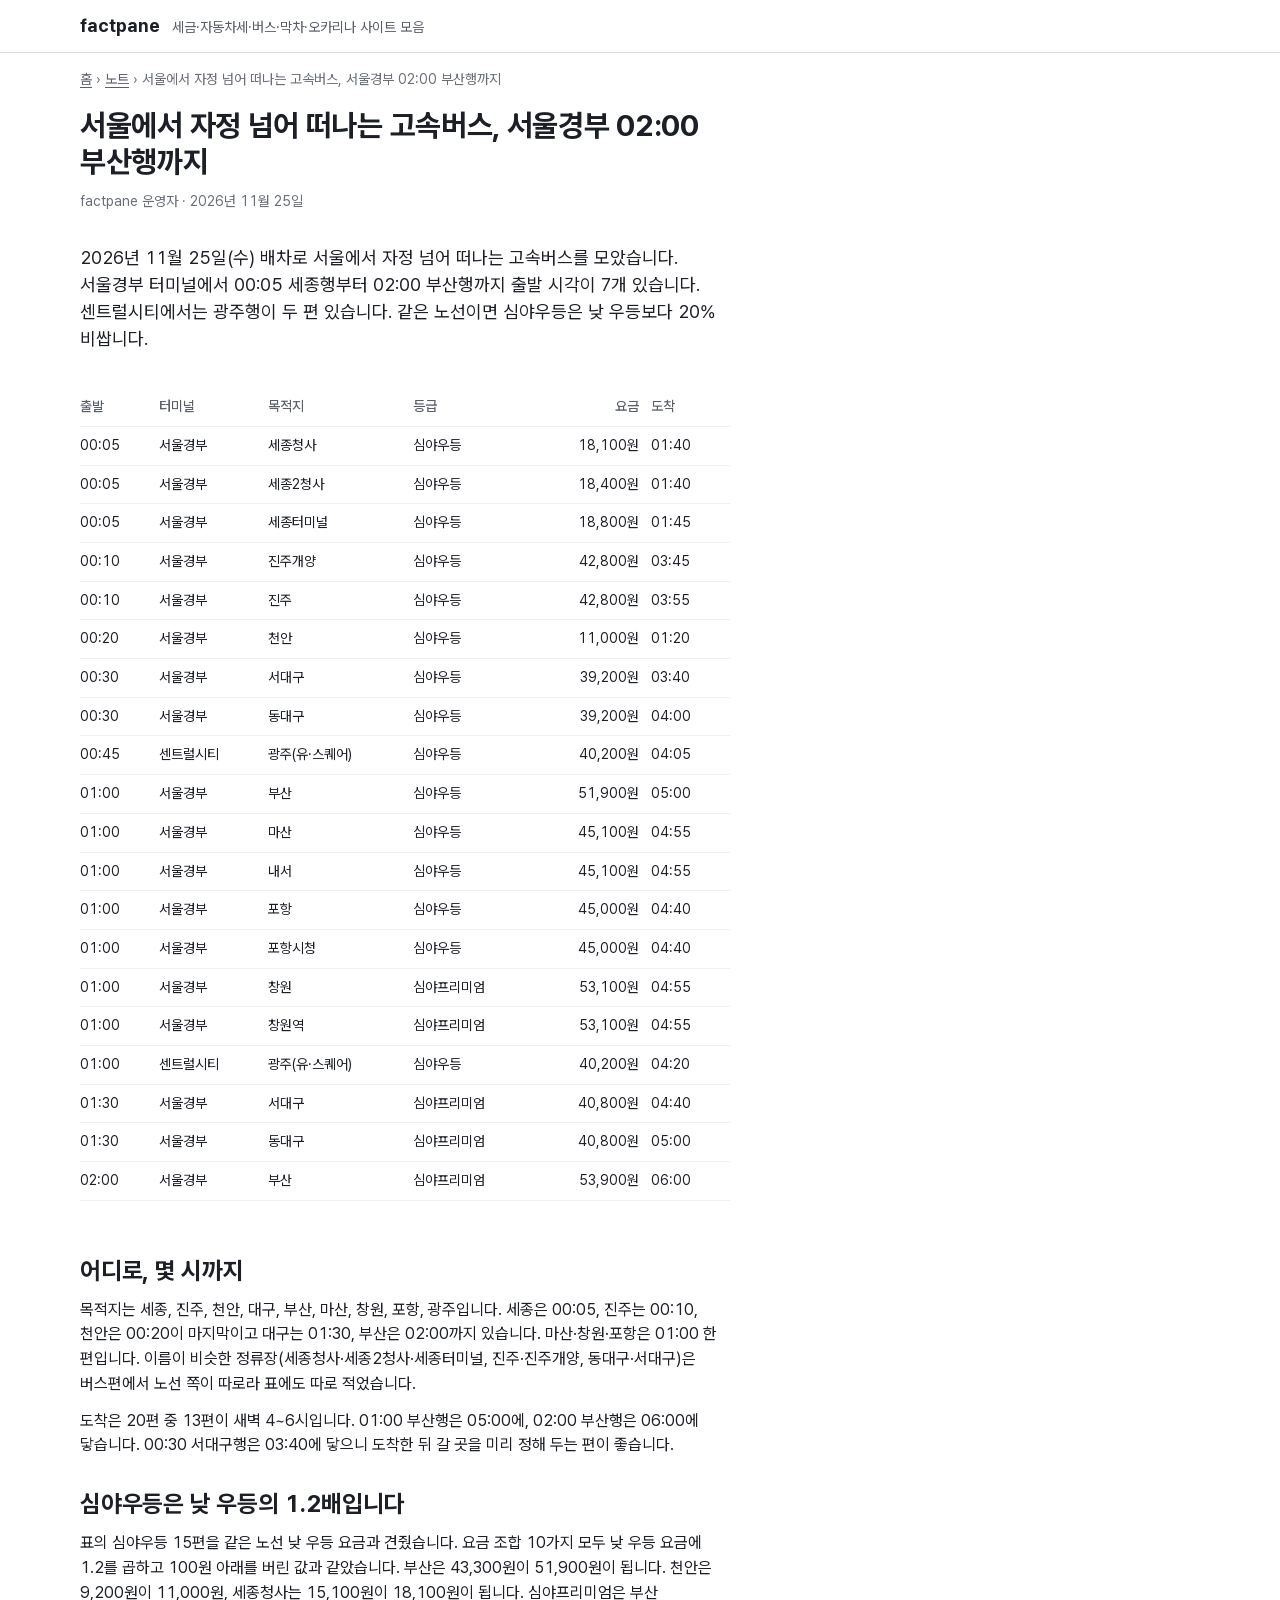
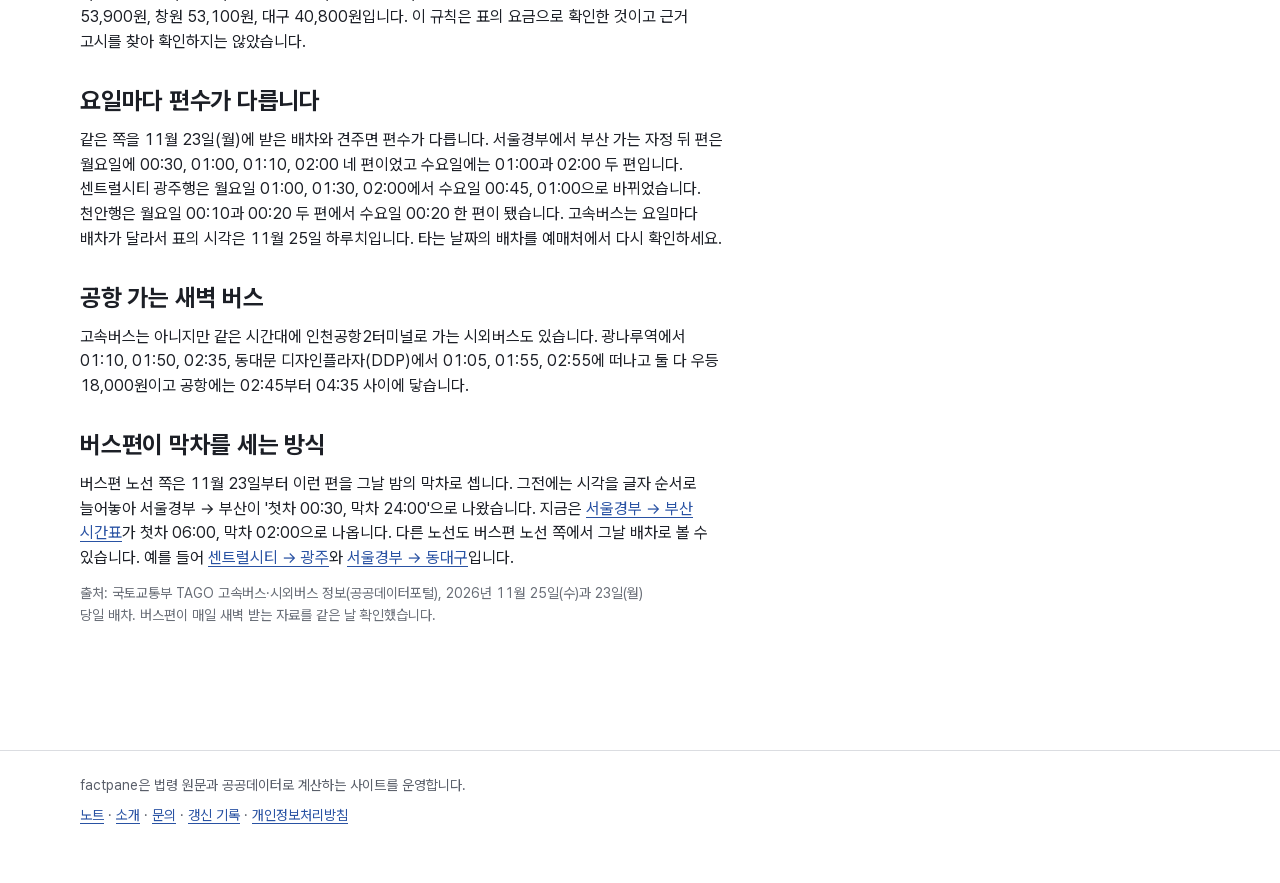
<file: 노트/서울-자정-넘어-떠나는-고속버스/index.html>
<!doctype html>
<html lang="ko">
<head>
<meta charset="utf-8">
<meta name="viewport" content="width=device-width,initial-scale=1">
<title>서울에서 자정 넘어 떠나는 고속버스, 서울경부 02:00 부산행까지 | factpane</title>
<meta name="description" content="서울경부·센트럴시티에서 00:05부터 02:00 사이에 떠나는 고속버스를 2026-11-25 배차로 모았습니다. 심야우등은 같은 노선 낮 우등의 1.2배였고 요일마다 편수가 달랐습니다.">
<link rel="canonical" href="https://factpane.com/%EB%85%B8%ED%8A%B8/%EC%84%9C%EC%9A%B8-%EC%9E%90%EC%A0%95-%EB%84%98%EC%96%B4-%EB%96%A0%EB%82%98%EB%8A%94-%EA%B3%A0%EC%86%8D%EB%B2%84%EC%8A%A4/">
<meta property="og:type" content="website">
<meta property="og:site_name" content="factpane">
<meta property="og:title" content="서울에서 자정 넘어 떠나는 고속버스, 서울경부 02:00 부산행까지 | factpane">
<meta property="og:description" content="서울경부·센트럴시티에서 00:05부터 02:00 사이에 떠나는 고속버스를 2026-11-25 배차로 모았습니다. 심야우등은 같은 노선 낮 우등의 1.2배였고 요일마다 편수가 달랐습니다.">
<meta property="og:url" content="https://factpane.com/%EB%85%B8%ED%8A%B8/%EC%84%9C%EC%9A%B8-%EC%9E%90%EC%A0%95-%EB%84%98%EC%96%B4-%EB%96%A0%EB%82%98%EB%8A%94-%EA%B3%A0%EC%86%8D%EB%B2%84%EC%8A%A4/">
<meta name="theme-color" content="#ffffff">
<link rel="icon" href="/icon.svg" type="image/svg+xml">
<link rel="stylesheet" href="/fonts/pretendard.css">
<link rel="stylesheet" href="/style.css">
<script>(function(c){if(location.hostname!==c.host)return;window.dataLayer=window.dataLayer||[];window.gtag=function(){dataLayer.push(arguments)};gtag('js',new Date());gtag('config',c.id);var s=document.createElement('script');s.async=true;s.src='https://www.googletagmanager.com/gtag/js?id='+encodeURIComponent(c.id);document.head.appendChild(s)})({"id":"G-78V26BM1Y4","host":"factpane.com"})</script>
<script type="application/ld+json">{"@context":"https://schema.org","@type":"BreadcrumbList","itemListElement":[{"@type":"ListItem","position":1,"name":"홈","item":"https://factpane.com/"},{"@type":"ListItem","position":2,"name":"노트","item":"https://factpane.com/노트/"},{"@type":"ListItem","position":3,"name":"서울에서 자정 넘어 떠나는 고속버스, 서울경부 02:00 부산행까지"}]}</script>
<script type="application/ld+json">{"@context":"https://schema.org","@type":"Article","headline":"서울에서 자정 넘어 떠나는 고속버스, 서울경부 02:00 부산행까지","description":"서울경부·센트럴시티에서 00:05부터 02:00 사이에 떠나는 고속버스를 2026-11-25 배차로 모았습니다. 심야우등은 같은 노선 낮 우등의 1.2배였고 요일마다 편수가 달랐습니다.","inLanguage":"ko","datePublished":"2026-11-25","author":{"@type":"Organization","name":"factpane","url":"https://factpane.com"},"publisher":{"@type":"Organization","name":"factpane","url":"https://factpane.com"},"mainEntityOfPage":"https://factpane.com/%EB%85%B8%ED%8A%B8/%EC%84%9C%EC%9A%B8-%EC%9E%90%EC%A0%95-%EB%84%98%EC%96%B4-%EB%96%A0%EB%82%98%EB%8A%94-%EA%B3%A0%EC%86%8D%EB%B2%84%EC%8A%A4/"}</script>
<meta name="google-adsense-account" content="ca-pub-3132784590692921">
</head>
<body>
<header class="site-head"><a class="brand" href="/"><span class="brand-name">factpane</span><span class="brand-tag">세금·자동차세·버스·막차·오카리나 사이트 모음</span></a></header>
<main class="wrap">
<nav class="crumbs" aria-label="현재 위치"><a href="/">홈</a><span aria-hidden="true"> › </span><a href="/%EB%85%B8%ED%8A%B8/">노트</a><span aria-hidden="true"> › </span><span>서울에서 자정 넘어 떠나는 고속버스, 서울경부 02:00 부산행까지</span></nav>
<article class="prose note">
<h1>서울에서 자정 넘어 떠나는 고속버스, 서울경부 02:00 부산행까지</h1>
<p class="byline">factpane 운영자 · <time datetime="2026-11-25">2026년 11월 25일</time></p>
<p class="lead">2026년 11월 25일(수) 배차로 서울에서 자정 넘어 떠나는 고속버스를 모았습니다. 서울경부 터미널에서 00:05 세종행부터 02:00 부산행까지 출발 시각이 7개 있습니다. 센트럴시티에서는 광주행이 두 편 있습니다. 같은 노선이면 심야우등은 낮 우등보다 20% 비쌉니다.</p>
<div class="scroll"><table><thead><tr><th scope="col">출발</th><th scope="col">터미널</th><th scope="col">목적지</th><th scope="col">등급</th><th scope="col" class="num">요금</th><th scope="col">도착</th></tr></thead><tbody><tr><td>00:05</td><td>서울경부</td><td>세종청사</td><td>심야우등</td><td class="num">18,100원</td><td>01:40</td></tr><tr><td>00:05</td><td>서울경부</td><td>세종2청사</td><td>심야우등</td><td class="num">18,400원</td><td>01:40</td></tr><tr><td>00:05</td><td>서울경부</td><td>세종터미널</td><td>심야우등</td><td class="num">18,800원</td><td>01:45</td></tr><tr><td>00:10</td><td>서울경부</td><td>진주개양</td><td>심야우등</td><td class="num">42,800원</td><td>03:45</td></tr><tr><td>00:10</td><td>서울경부</td><td>진주</td><td>심야우등</td><td class="num">42,800원</td><td>03:55</td></tr><tr><td>00:20</td><td>서울경부</td><td>천안</td><td>심야우등</td><td class="num">11,000원</td><td>01:20</td></tr><tr><td>00:30</td><td>서울경부</td><td>서대구</td><td>심야우등</td><td class="num">39,200원</td><td>03:40</td></tr><tr><td>00:30</td><td>서울경부</td><td>동대구</td><td>심야우등</td><td class="num">39,200원</td><td>04:00</td></tr><tr><td>00:45</td><td>센트럴시티</td><td>광주(유·스퀘어)</td><td>심야우등</td><td class="num">40,200원</td><td>04:05</td></tr><tr><td>01:00</td><td>서울경부</td><td>부산</td><td>심야우등</td><td class="num">51,900원</td><td>05:00</td></tr><tr><td>01:00</td><td>서울경부</td><td>마산</td><td>심야우등</td><td class="num">45,100원</td><td>04:55</td></tr><tr><td>01:00</td><td>서울경부</td><td>내서</td><td>심야우등</td><td class="num">45,100원</td><td>04:55</td></tr><tr><td>01:00</td><td>서울경부</td><td>포항</td><td>심야우등</td><td class="num">45,000원</td><td>04:40</td></tr><tr><td>01:00</td><td>서울경부</td><td>포항시청</td><td>심야우등</td><td class="num">45,000원</td><td>04:40</td></tr><tr><td>01:00</td><td>서울경부</td><td>창원</td><td>심야프리미엄</td><td class="num">53,100원</td><td>04:55</td></tr><tr><td>01:00</td><td>서울경부</td><td>창원역</td><td>심야프리미엄</td><td class="num">53,100원</td><td>04:55</td></tr><tr><td>01:00</td><td>센트럴시티</td><td>광주(유·스퀘어)</td><td>심야우등</td><td class="num">40,200원</td><td>04:20</td></tr><tr><td>01:30</td><td>서울경부</td><td>서대구</td><td>심야프리미엄</td><td class="num">40,800원</td><td>04:40</td></tr><tr><td>01:30</td><td>서울경부</td><td>동대구</td><td>심야프리미엄</td><td class="num">40,800원</td><td>05:00</td></tr><tr><td>02:00</td><td>서울경부</td><td>부산</td><td>심야프리미엄</td><td class="num">53,900원</td><td>06:00</td></tr></tbody></table></div>
<h2>어디로, 몇 시까지</h2>
<p>목적지는 세종, 진주, 천안, 대구, 부산, 마산, 창원, 포항, 광주입니다. 세종은 00:05, 진주는 00:10, 천안은 00:20이 마지막이고 대구는 01:30, 부산은 02:00까지 있습니다. 마산·창원·포항은 01:00 한 편입니다. 이름이 비슷한 정류장(세종청사·세종2청사·세종터미널, 진주·진주개양, 동대구·서대구)은 버스편에서 노선 쪽이 따로라 표에도 따로 적었습니다.</p>
<p>도착은 20편 중 13편이 새벽 4~6시입니다. 01:00 부산행은 05:00에, 02:00 부산행은 06:00에 닿습니다. 00:30 서대구행은 03:40에 닿으니 도착한 뒤 갈 곳을 미리 정해 두는 편이 좋습니다.</p>
<h2>심야우등은 낮 우등의 1.2배입니다</h2>
<p>표의 심야우등 15편을 같은 노선 낮 우등 요금과 견줬습니다. 요금 조합 10가지 모두 낮 우등 요금에 1.2를 곱하고 100원 아래를 버린 값과 같았습니다. 부산은 43,300원이 51,900원이 됩니다. 천안은 9,200원이 11,000원, 세종청사는 15,100원이 18,100원이 됩니다. 심야프리미엄은 부산 53,900원, 창원 53,100원, 대구 40,800원입니다. 이 규칙은 표의 요금으로 확인한 것이고 근거 고시를 찾아 확인하지는 않았습니다.</p>
<h2>요일마다 편수가 다릅니다</h2>
<p>같은 쪽을 11월 23일(월)에 받은 배차와 견주면 편수가 다릅니다. 서울경부에서 부산 가는 자정 뒤 편은 월요일에 00:30, 01:00, 01:10, 02:00 네 편이었고 수요일에는 01:00과 02:00 두 편입니다. 센트럴시티 광주행은 월요일 01:00, 01:30, 02:00에서 수요일 00:45, 01:00으로 바뀌었습니다. 천안행은 월요일 00:10과 00:20 두 편에서 수요일 00:20 한 편이 됐습니다. 고속버스는 요일마다 배차가 달라서 표의 시각은 11월 25일 하루치입니다. 타는 날짜의 배차를 예매처에서 다시 확인하세요.</p>
<h2>공항 가는 새벽 버스</h2>
<p>고속버스는 아니지만 같은 시간대에 인천공항2터미널로 가는 시외버스도 있습니다. 광나루역에서 01:10, 01:50, 02:35, 동대문 디자인플라자(DDP)에서 01:05, 01:55, 02:55에 떠나고 둘 다 우등 18,000원이고 공항에는 02:45부터 04:35 사이에 닿습니다.</p>
<h2>버스편이 막차를 세는 방식</h2>
<p>버스편 노선 쪽은 11월 23일부터 이런 편을 그날 밤의 막차로 셉니다. 그전에는 시각을 글자 순서로 늘어놓아 서울경부 → 부산이 '첫차 00:30, 막차 24:00'으로 나왔습니다. 지금은 <a href="https://bus.factpane.com/%EC%8B%9C%EA%B0%84%ED%91%9C/%EA%B3%A0%EC%86%8D%EB%B2%84%EC%8A%A4/%EC%84%9C%EC%9A%B8%EA%B2%BD%EB%B6%80/%EB%B6%80%EC%82%B0/">서울경부 → 부산 시간표</a>가 첫차 06:00, 막차 02:00으로 나옵니다. 다른 노선도 버스편 노선 쪽에서 그날 배차로 볼 수 있습니다. 예를 들어 <a href="https://bus.factpane.com/%EC%8B%9C%EA%B0%84%ED%91%9C/%EA%B3%A0%EC%86%8D%EB%B2%84%EC%8A%A4/%EC%84%BC%ED%8A%B8%EB%9F%B4%EC%8B%9C%ED%8B%B0-%EC%84%9C%EC%9A%B8-%EC%84%9C%EC%9A%B8-naek021/%EA%B4%91%EC%A3%BC-%EC%9C%A0-%EC%8A%A4%ED%80%98%EC%96%B4/">센트럴시티 → 광주</a>와 <a href="https://bus.factpane.com/%EC%8B%9C%EA%B0%84%ED%91%9C/%EA%B3%A0%EC%86%8D%EB%B2%84%EC%8A%A4/%EC%84%9C%EC%9A%B8%EA%B2%BD%EB%B6%80/%EB%8F%99%EB%8C%80%EA%B5%AC-%EB%8C%80%EA%B5%AC-naek801/">서울경부 → 동대구</a>입니다.</p>
<p class="basis">출처: 국토교통부 TAGO 고속버스·시외버스 정보(공공데이터포털), 2026년 11월 25일(수)과 23일(월) 당일 배차. 버스편이 매일 새벽 받는 자료를 같은 날 확인했습니다.</p>
</article>
</main>
<footer class="site-foot"><p>factpane은 법령 원문과 공공데이터로 계산하는 사이트를 운영합니다.</p><p><a href="/노트/">노트</a> · <a href="/소개/">소개</a> · <a href="/문의/">문의</a> · <a href="/갱신-기록/">갱신 기록</a> · <a href="/개인정보처리방침/">개인정보처리방침</a></p></footer>
</body>
</html>
</file>
<file: fonts/pretendard.css>
/*
Copyright (c) 2021 Kil Hyung-jin, with Reserved Font Name Pretendard.
https://github.com/orioncactus/pretendard

This Font Software is licensed under the SIL Open Font License, Version 1.1.
This license is copied below, and is also available with a FAQ at:
http://scripts.sil.org/OFL
*/
/* [0] */
@font-face {
	font-family: 'Pretendard Variable';
	font-style: normal;
	font-display: swap;
	font-weight: 45 920;
	src: url(/fonts/PretendardVariable.subset.0.woff2) format('woff2-variations');
	unicode-range: U+f9ca-fa0b, U+ff03-ff05, U+ff07, U+ff0a-ff0b, U+ff0d-ff19, U+ff1b, U+ff1d, U+ff20-ff5b, U+ff5d, U+ffe0-ffe3, U+ffe5-ffe6;
}

/* [1] */
@font-face {
	font-family: 'Pretendard Variable';
	font-style: normal;
	font-display: swap;
	font-weight: 45 920;
	src: url(/fonts/PretendardVariable.subset.1.woff2) format('woff2-variations');
	unicode-range: U+d723-d728, U+d72a-d733, U+d735-d748, U+d74a-d74f, U+d752-d753, U+d755-d757, U+d75a-d75f, U+d762-d764, U+d766-d768, U+d76a-d76b, U+d76d-d76f, U+d771-d787, U+d789-d78b, U+d78d-d78f, U+d791-d797, U+d79a, U+d79c, U+d79e-d7a3, U+f900-f909, U+f90b-f92e;
}

/* [2] */
@font-face {
	font-family: 'Pretendard Variable';
	font-style: normal;
	font-display: swap;
	font-weight: 45 920;
	src: url(/fonts/PretendardVariable.subset.2.woff2) format('woff2-variations');
	unicode-range: U+d679-d68b, U+d68e-d69e, U+d6a0, U+d6a2-d6a7, U+d6a9-d6c3, U+d6c6-d6c7, U+d6c9-d6cb, U+d6cd-d6d3, U+d6d5-d6d6, U+d6d8-d6e3, U+d6e5-d6e7, U+d6e9-d6fb, U+d6fd-d717, U+d719-d71f, U+d721-d722;
}

/* [3] */
@font-face {
	font-family: 'Pretendard Variable';
	font-style: normal;
	font-display: swap;
	font-weight: 45 920;
	src: url(/fonts/PretendardVariable.subset.3.woff2) format('woff2-variations');
	unicode-range: U+d5bc-d5c7, U+d5ca-d5cb, U+d5cd-d5cf, U+d5d1-d5d7, U+d5d9-d5da, U+d5dc, U+d5de-d5e3, U+d5e6-d5e7, U+d5e9-d5eb, U+d5ed-d5f6, U+d5f8, U+d5fa-d5ff, U+d602-d603, U+d605-d607, U+d609-d60f, U+d612-d613, U+d616-d61b, U+d61d-d637, U+d63a-d63b, U+d63d-d63f, U+d641-d647, U+d64a-d64c, U+d64e-d653, U+d656-d657, U+d659-d65b, U+d65d-d666, U+d668, U+d66a-d678;
}

/* [4] */
@font-face {
	font-family: 'Pretendard Variable';
	font-style: normal;
	font-display: swap;
	font-weight: 45 920;
	src: url(/fonts/PretendardVariable.subset.4.woff2) format('woff2-variations');
	unicode-range: U+d507, U+d509-d50b, U+d50d-d513, U+d515-d53b, U+d53e-d53f, U+d541-d543, U+d545-d54c, U+d54e, U+d550, U+d552-d557, U+d55a-d55b, U+d55d-d55f, U+d561-d564, U+d566-d567, U+d56a, U+d56c, U+d56e-d573, U+d576-d577, U+d579-d583, U+d585-d586, U+d58a-d5a4, U+d5a6-d5bb;
}

/* [5] */
@font-face {
	font-family: 'Pretendard Variable';
	font-style: normal;
	font-display: swap;
	font-weight: 45 920;
	src: url(/fonts/PretendardVariable.subset.5.woff2) format('woff2-variations');
	unicode-range: U+d464-d477, U+d47a-d47b, U+d47d-d47f, U+d481-d487, U+d489-d48a, U+d48c, U+d48e-d4e7, U+d4e9-d503, U+d505-d506;
}

/* [6] */
@font-face {
	font-family: 'Pretendard Variable';
	font-style: normal;
	font-display: swap;
	font-weight: 45 920;
	src: url(/fonts/PretendardVariable.subset.6.woff2) format('woff2-variations');
	unicode-range: U+d3bf-d3c7, U+d3ca-d3cf, U+d3d1-d3eb, U+d3ee-d3ef, U+d3f1-d3f3, U+d3f5-d3fb, U+d3fd-d400, U+d402-d45b, U+d45d-d463;
}

/* [7] */
@font-face {
	font-family: 'Pretendard Variable';
	font-style: normal;
	font-display: swap;
	font-weight: 45 920;
	src: url(/fonts/PretendardVariable.subset.7.woff2) format('woff2-variations');
	unicode-range: U+d2ff, U+d302-d304, U+d306-d30b, U+d30f, U+d311-d313, U+d315-d31b, U+d31e, U+d322-d324, U+d326-d327, U+d32a-d32b, U+d32d-d32f, U+d331-d337, U+d339-d33c, U+d33e-d37b, U+d37e-d37f, U+d381-d383, U+d385-d38b, U+d38e-d390, U+d392-d397, U+d39a-d39b, U+d39d-d39f, U+d3a1-d3a7, U+d3a9-d3aa, U+d3ac, U+d3ae-d3b3, U+d3b5-d3b7, U+d3b9-d3bb, U+d3bd-d3be;
}

/* [8] */
@font-face {
	font-family: 'Pretendard Variable';
	font-style: normal;
	font-display: swap;
	font-weight: 45 920;
	src: url(/fonts/PretendardVariable.subset.8.woff2) format('woff2-variations');
	unicode-range: U+d257-d27f, U+d281-d29b, U+d29d-d29f, U+d2a1-d2ab, U+d2ad-d2b7, U+d2ba-d2bb, U+d2bd-d2bf, U+d2c1-d2c7, U+d2c9-d2ef, U+d2f2-d2f3, U+d2f5-d2f7, U+d2f9-d2fe;
}

/* [9] */
@font-face {
	font-family: 'Pretendard Variable';
	font-style: normal;
	font-display: swap;
	font-weight: 45 920;
	src: url(/fonts/PretendardVariable.subset.9.woff2) format('woff2-variations');
	unicode-range: U+d1b4, U+d1b6-d1f3, U+d1f5-d22b, U+d22e-d22f, U+d231-d233, U+d235-d23b, U+d23d-d240, U+d242-d256;
}

/* [10] */
@font-face {
	font-family: 'Pretendard Variable';
	font-style: normal;
	font-display: swap;
	font-weight: 45 920;
	src: url(/fonts/PretendardVariable.subset.10.woff2) format('woff2-variations');
	unicode-range: U+d105-d12f, U+d132-d133, U+d135-d137, U+d139-d13f, U+d141-d142, U+d144, U+d146-d14b, U+d14e-d14f, U+d151-d153, U+d155-d15b, U+d15e-d187, U+d189-d19f, U+d1a2-d1a3, U+d1a5-d1a7, U+d1a9-d1af, U+d1b2-d1b3;
}

/* [11] */
@font-face {
	font-family: 'Pretendard Variable';
	font-style: normal;
	font-display: swap;
	font-weight: 45 920;
	src: url(/fonts/PretendardVariable.subset.11.woff2) format('woff2-variations');
	unicode-range: U+d04b-d04f, U+d051-d057, U+d059-d06b, U+d06d-d06f, U+d071-d073, U+d075-d07b, U+d07e-d0a3, U+d0a6-d0a7, U+d0a9-d0ab, U+d0ad-d0b3, U+d0b6, U+d0b8, U+d0ba-d0bf, U+d0c2-d0c3, U+d0c5-d0c7, U+d0c9-d0cf, U+d0d2, U+d0d6-d0db, U+d0de-d0df, U+d0e1-d0e3, U+d0e5-d0eb, U+d0ee-d0f0, U+d0f2-d104;
}

/* [12] */
@font-face {
	font-family: 'Pretendard Variable';
	font-style: normal;
	font-display: swap;
	font-weight: 45 920;
	src: url(/fonts/PretendardVariable.subset.12.woff2) format('woff2-variations');
	unicode-range: U+cfa2-cfc3, U+cfc5-cfdf, U+cfe2-cfe3, U+cfe5-cfe7, U+cfe9-cff4, U+cff6-cffb, U+cffd-cfff, U+d001-d003, U+d005-d017, U+d019-d033, U+d036-d037, U+d039-d03b, U+d03d-d04a;
}

/* [13] */
@font-face {
	font-family: 'Pretendard Variable';
	font-style: normal;
	font-display: swap;
	font-weight: 45 920;
	src: url(/fonts/PretendardVariable.subset.13.woff2) format('woff2-variations');
	unicode-range: U+cef0-cef3, U+cef6, U+cef9-ceff, U+cf01-cf03, U+cf05-cf07, U+cf09-cf0f, U+cf11-cf12, U+cf14-cf1b, U+cf1d-cf1f, U+cf21-cf2f, U+cf31-cf53, U+cf56-cf57, U+cf59-cf5b, U+cf5d-cf63, U+cf66, U+cf68, U+cf6a-cf6f, U+cf71-cf84, U+cf86-cf8b, U+cf8d-cfa1;
}

/* [14] */
@font-face {
	font-family: 'Pretendard Variable';
	font-style: normal;
	font-display: swap;
	font-weight: 45 920;
	src: url(/fonts/PretendardVariable.subset.14.woff2) format('woff2-variations');
	unicode-range: U+ce3c-ce57, U+ce5a-ce5b, U+ce5d-ce5f, U+ce61-ce67, U+ce6a, U+ce6c, U+ce6e-ce73, U+ce76-ce77, U+ce79-ce7b, U+ce7d-ce83, U+ce85-ce88, U+ce8a-ce8f, U+ce91-ce93, U+ce95-ce97, U+ce99-ce9f, U+cea2, U+cea4-ceab, U+cead-cee3, U+cee6-cee7, U+cee9-ceeb, U+ceed-ceef;
}

/* [15] */
@font-face {
	font-family: 'Pretendard Variable';
	font-style: normal;
	font-display: swap;
	font-weight: 45 920;
	src: url(/fonts/PretendardVariable.subset.15.woff2) format('woff2-variations');
	unicode-range: U+cd92-cd93, U+cd96-cd97, U+cd99-cd9b, U+cd9d-cda3, U+cda6-cda8, U+cdaa-cdaf, U+cdb1-cdc3, U+cdc5-cdcb, U+cdcd-cde7, U+cde9-ce03, U+ce05-ce1f, U+ce22-ce34, U+ce36-ce3b;
}

/* [16] */
@font-face {
	font-family: 'Pretendard Variable';
	font-style: normal;
	font-display: swap;
	font-weight: 45 920;
	src: url(/fonts/PretendardVariable.subset.16.woff2) format('woff2-variations');
	unicode-range: U+ccef-cd07, U+cd0a-cd0b, U+cd0d-cd1a, U+cd1c, U+cd1e-cd2b, U+cd2d-cd5b, U+cd5d-cd77, U+cd79-cd91;
}

/* [17] */
@font-face {
	font-family: 'Pretendard Variable';
	font-style: normal;
	font-display: swap;
	font-weight: 45 920;
	src: url(/fonts/PretendardVariable.subset.17.woff2) format('woff2-variations');
	unicode-range: U+cc3f-cc43, U+cc46-cc47, U+cc49-cc4b, U+cc4d-cc53, U+cc55-cc58, U+cc5a-cc5f, U+cc61-cc97, U+cc9a-cc9b, U+cc9d-cc9f, U+cca1-cca7, U+ccaa, U+ccac, U+ccae-ccb3, U+ccb6-ccb7, U+ccb9-ccbb, U+ccbd-cccf, U+ccd1-cce3, U+cce5-ccee;
}

/* [18] */
@font-face {
	font-family: 'Pretendard Variable';
	font-style: normal;
	font-display: swap;
	font-weight: 45 920;
	src: url(/fonts/PretendardVariable.subset.18.woff2) format('woff2-variations');
	unicode-range: U+cb91-cbd3, U+cbd5-cbe3, U+cbe5-cc0b, U+cc0e-cc0f, U+cc11-cc13, U+cc15-cc1b, U+cc1d-cc20, U+cc23-cc27, U+cc2a-cc2b, U+cc2d, U+cc2f, U+cc31-cc37, U+cc3a, U+cc3c;
}

/* [19] */
@font-face {
	font-family: 'Pretendard Variable';
	font-style: normal;
	font-display: swap;
	font-weight: 45 920;
	src: url(/fonts/PretendardVariable.subset.19.woff2) format('woff2-variations');
	unicode-range: U+caf4-cb47, U+cb4a-cb90;
}

/* [20] */
@font-face {
	font-family: 'Pretendard Variable';
	font-style: normal;
	font-display: swap;
	font-weight: 45 920;
	src: url(/fonts/PretendardVariable.subset.20.woff2) format('woff2-variations');
	unicode-range: U+ca4a-ca4b, U+ca4e-ca4f, U+ca51-ca53, U+ca55-ca5b, U+ca5d-ca60, U+ca62-ca83, U+ca85-cabb, U+cabe-cabf, U+cac1-cac3, U+cac5-cacb, U+cacd-cad0, U+cad2, U+cad4-cad8, U+cada-caf3;
}

/* [21] */
@font-face {
	font-family: 'Pretendard Variable';
	font-style: normal;
	font-display: swap;
	font-weight: 45 920;
	src: url(/fonts/PretendardVariable.subset.21.woff2) format('woff2-variations');
	unicode-range: U+c996-c997, U+c99a-c99c, U+c99e-c9bf, U+c9c2-c9c3, U+c9c5-c9c7, U+c9c9-c9cf, U+c9d2, U+c9d4, U+c9d7-c9d8, U+c9db, U+c9de-c9df, U+c9e1-c9e3, U+c9e5-c9e6, U+c9e8-c9eb, U+c9ee-c9f0, U+c9f2-c9f7, U+c9f9-ca0b, U+ca0d-ca28, U+ca2a-ca49;
}

/* [22] */
@font-face {
	font-family: 'Pretendard Variable';
	font-style: normal;
	font-display: swap;
	font-weight: 45 920;
	src: url(/fonts/PretendardVariable.subset.22.woff2) format('woff2-variations');
	unicode-range: U+c8e9-c8f4, U+c8f6-c8fb, U+c8fe-c8ff, U+c901-c903, U+c905-c90b, U+c90e-c910, U+c912-c917, U+c919-c92b, U+c92d-c94f, U+c951-c953, U+c955-c96b, U+c96d-c973, U+c975-c987, U+c98a-c98b, U+c98d-c98f, U+c991-c995;
}

/* [23] */
@font-face {
	font-family: 'Pretendard Variable';
	font-style: normal;
	font-display: swap;
	font-weight: 45 920;
	src: url(/fonts/PretendardVariable.subset.23.woff2) format('woff2-variations');
	unicode-range: U+c841-c84b, U+c84d-c86f, U+c872-c873, U+c875-c877, U+c879-c87f, U+c882-c884, U+c887-c88a, U+c88d-c8c3, U+c8c5-c8df, U+c8e1-c8e8;
}

/* [24] */
@font-face {
	font-family: 'Pretendard Variable';
	font-style: normal;
	font-display: swap;
	font-weight: 45 920;
	src: url(/fonts/PretendardVariable.subset.24.woff2) format('woff2-variations');
	unicode-range: U+c779-c77b, U+c77e-c782, U+c786, U+c78b, U+c78d, U+c78f, U+c792-c793, U+c795, U+c797, U+c799-c79f, U+c7a2, U+c7a7-c7ab, U+c7ae-c7bb, U+c7bd-c7c0, U+c7c2-c7c7, U+c7c9-c7dc, U+c7de-c7ff, U+c802-c803, U+c805-c807, U+c809, U+c80b-c80f, U+c812, U+c814, U+c817-c81b, U+c81e-c81f, U+c821-c823, U+c825-c82e, U+c830-c837, U+c839-c83b, U+c83d-c840;
}

/* [25] */
@font-face {
	font-family: 'Pretendard Variable';
	font-style: normal;
	font-display: swap;
	font-weight: 45 920;
	src: url(/fonts/PretendardVariable.subset.25.woff2) format('woff2-variations');
	unicode-range: U+c6bb-c6bf, U+c6c2, U+c6c4, U+c6c6-c6cb, U+c6ce-c6cf, U+c6d1-c6d3, U+c6d5-c6db, U+c6dd-c6df, U+c6e1-c6e7, U+c6e9-c6eb, U+c6ed-c6ef, U+c6f1-c6f8, U+c6fa-c703, U+c705-c707, U+c709-c70b, U+c70d-c716, U+c718, U+c71a-c71f, U+c722-c723, U+c725-c727, U+c729-c734, U+c736-c73b, U+c73e-c73f, U+c741-c743, U+c745-c74b, U+c74e-c750, U+c752-c757, U+c759-c773, U+c776-c777;
}

/* [26] */
@font-face {
	font-family: 'Pretendard Variable';
	font-style: normal;
	font-display: swap;
	font-weight: 45 920;
	src: url(/fonts/PretendardVariable.subset.26.woff2) format('woff2-variations');
	unicode-range: U+c5f5-c5fb, U+c5fe, U+c602-c605, U+c607, U+c609-c60f, U+c611-c61a, U+c61c-c623, U+c626-c627, U+c629-c62b, U+c62d, U+c62f-c632, U+c636, U+c638, U+c63a-c63f, U+c642-c643, U+c645-c647, U+c649-c652, U+c656-c65b, U+c65d-c65f, U+c661-c663, U+c665-c677, U+c679-c67b, U+c67d-c693, U+c696-c697, U+c699-c69b, U+c69d-c6a3, U+c6a6, U+c6a8, U+c6aa-c6af, U+c6b2-c6b3, U+c6b5-c6b7, U+c6b9-c6ba;
}

/* [27] */
@font-face {
	font-family: 'Pretendard Variable';
	font-style: normal;
	font-display: swap;
	font-weight: 45 920;
	src: url(/fonts/PretendardVariable.subset.27.woff2) format('woff2-variations');
	unicode-range: U+c517-c527, U+c52a-c52b, U+c52d-c52f, U+c531-c538, U+c53a, U+c53c, U+c53e-c543, U+c546-c547, U+c54b, U+c54d-c552, U+c556, U+c55a-c55b, U+c55d, U+c55f, U+c562-c563, U+c565-c567, U+c569-c56f, U+c572, U+c574, U+c576-c57b, U+c57e-c57f, U+c581-c583, U+c585-c586, U+c588-c58b, U+c58e, U+c590, U+c592-c596, U+c599-c5b3, U+c5b6-c5b7, U+c5ba, U+c5be-c5c3, U+c5ca-c5cb, U+c5cd, U+c5cf, U+c5d2-c5d3, U+c5d5-c5d7, U+c5d9-c5df, U+c5e1-c5e2, U+c5e4, U+c5e6-c5eb, U+c5ef, U+c5f1-c5f3;
}

/* [28] */
@font-face {
	font-family: 'Pretendard Variable';
	font-style: normal;
	font-display: swap;
	font-weight: 45 920;
	src: url(/fonts/PretendardVariable.subset.28.woff2) format('woff2-variations');
	unicode-range: U+c475-c4ef, U+c4f2-c4f3, U+c4f5-c4f7, U+c4f9-c4ff, U+c502-c50b, U+c50d-c516;
}

/* [29] */
@font-face {
	font-family: 'Pretendard Variable';
	font-style: normal;
	font-display: swap;
	font-weight: 45 920;
	src: url(/fonts/PretendardVariable.subset.29.woff2) format('woff2-variations');
	unicode-range: U+c3d0-c3d7, U+c3da-c3db, U+c3dd-c3de, U+c3e1-c3ec, U+c3ee-c3f3, U+c3f5-c42b, U+c42d-c463, U+c466-c474;
}

/* [30] */
@font-face {
	font-family: 'Pretendard Variable';
	font-style: normal;
	font-display: swap;
	font-weight: 45 920;
	src: url(/fonts/PretendardVariable.subset.30.woff2) format('woff2-variations');
	unicode-range: U+c32b-c367, U+c36a-c36b, U+c36d-c36f, U+c371-c377, U+c37a-c37b, U+c37e-c383, U+c385-c387, U+c389-c3cf;
}

/* [31] */
@font-face {
	font-family: 'Pretendard Variable';
	font-style: normal;
	font-display: swap;
	font-weight: 45 920;
	src: url(/fonts/PretendardVariable.subset.31.woff2) format('woff2-variations');
	unicode-range: U+c26a-c26b, U+c26d-c26f, U+c271-c273, U+c275-c27b, U+c27e-c287, U+c289-c28f, U+c291-c297, U+c299-c29a, U+c29c-c2a3, U+c2a5-c2a7, U+c2a9-c2ab, U+c2ad-c2b3, U+c2b6, U+c2b8, U+c2ba-c2bb, U+c2bd-c2db, U+c2de-c2df, U+c2e1-c2e2, U+c2e5-c2ea, U+c2ee, U+c2f0, U+c2f2-c2f5, U+c2f7, U+c2fa-c2fb, U+c2fd-c2ff, U+c301-c307, U+c309-c30c, U+c30e-c312, U+c315-c323, U+c325-c328, U+c32a;
}

/* [32] */
@font-face {
	font-family: 'Pretendard Variable';
	font-style: normal;
	font-display: swap;
	font-weight: 45 920;
	src: url(/fonts/PretendardVariable.subset.32.woff2) format('woff2-variations');
	unicode-range: U+c1bc-c1c3, U+c1c5-c1df, U+c1e1-c1fb, U+c1fd-c203, U+c205-c20c, U+c20e, U+c210-c217, U+c21a-c21b, U+c21d-c21e, U+c221-c227, U+c229-c22a, U+c22c, U+c22e, U+c230, U+c233-c24f, U+c251-c257, U+c259-c269;
}

/* [33] */
@font-face {
	font-family: 'Pretendard Variable';
	font-style: normal;
	font-display: swap;
	font-weight: 45 920;
	src: url(/fonts/PretendardVariable.subset.33.woff2) format('woff2-variations');
	unicode-range: U+c101-c11b, U+c11f, U+c121-c123, U+c125-c12b, U+c12e, U+c132-c137, U+c13a-c13b, U+c13d-c13f, U+c141-c147, U+c14a, U+c14c-c153, U+c155-c157, U+c159-c15b, U+c15d-c166, U+c169-c16f, U+c171-c177, U+c179-c18b, U+c18e-c18f, U+c191-c193, U+c195-c19b, U+c19d-c19e, U+c1a0, U+c1a2-c1a4, U+c1a6-c1bb;
}

/* [34] */
@font-face {
	font-family: 'Pretendard Variable';
	font-style: normal;
	font-display: swap;
	font-weight: 45 920;
	src: url(/fonts/PretendardVariable.subset.34.woff2) format('woff2-variations');
	unicode-range: U+c049-c057, U+c059-c05b, U+c05d-c05f, U+c061-c067, U+c069-c08f, U+c091-c0ab, U+c0ae-c0af, U+c0b1-c0b3, U+c0b5, U+c0b7-c0bb, U+c0be, U+c0c2-c0c7, U+c0ca-c0cb, U+c0cd-c0cf, U+c0d1-c0d7, U+c0d9-c0da, U+c0dc, U+c0de-c0e3, U+c0e5-c0eb, U+c0ed-c0f3, U+c0f6, U+c0f8, U+c0fa-c0ff;
}

/* [35] */
@font-face {
	font-family: 'Pretendard Variable';
	font-style: normal;
	font-display: swap;
	font-weight: 45 920;
	src: url(/fonts/PretendardVariable.subset.35.woff2) format('woff2-variations');
	unicode-range: U+bfa7-bfaf, U+bfb1-bfc4, U+bfc6-bfcb, U+bfce-bfcf, U+bfd1-bfd3, U+bfd5-bfdb, U+bfdd-c048;
}

/* [36] */
@font-face {
	font-family: 'Pretendard Variable';
	font-style: normal;
	font-display: swap;
	font-weight: 45 920;
	src: url(/fonts/PretendardVariable.subset.36.woff2) format('woff2-variations');
	unicode-range: U+bf07, U+bf09-bf3f, U+bf41-bf4f, U+bf52-bf54, U+bf56-bfa6;
}

/* [37] */
@font-face {
	font-family: 'Pretendard Variable';
	font-style: normal;
	font-display: swap;
	font-weight: 45 920;
	src: url(/fonts/PretendardVariable.subset.37.woff2) format('woff2-variations');
	unicode-range: U+be56, U+be58, U+be5c-be5f, U+be62-be63, U+be65-be67, U+be69-be74, U+be76-be7b, U+be7e-be7f, U+be81-be8e, U+be90, U+be92-bea7, U+bea9-becf, U+bed2-bed3, U+bed5-bed6, U+bed9-bee3, U+bee6-bf06;
}

/* [38] */
@font-face {
	font-family: 'Pretendard Variable';
	font-style: normal;
	font-display: swap;
	font-weight: 45 920;
	src: url(/fonts/PretendardVariable.subset.38.woff2) format('woff2-variations');
	unicode-range: U+bdb0-bdd3, U+bdd5-bdef, U+bdf1-be0b, U+be0d-be0f, U+be11-be13, U+be15-be43, U+be46-be47, U+be49-be4b, U+be4d-be53;
}

/* [39] */
@font-face {
	font-family: 'Pretendard Variable';
	font-style: normal;
	font-display: swap;
	font-weight: 45 920;
	src: url(/fonts/PretendardVariable.subset.39.woff2) format('woff2-variations');
	unicode-range: U+bd03, U+bd06, U+bd08, U+bd0a-bd0f, U+bd11-bd22, U+bd25-bd47, U+bd49-bd58, U+bd5a-bd7f, U+bd82-bd83, U+bd85-bd87, U+bd8a-bd8f, U+bd91-bd92, U+bd94, U+bd96-bd98, U+bd9a-bdaf;
}

/* [40] */
@font-face {
	font-family: 'Pretendard Variable';
	font-style: normal;
	font-display: swap;
	font-weight: 45 920;
	src: url(/fonts/PretendardVariable.subset.40.woff2) format('woff2-variations');
	unicode-range: U+bc4e-bc83, U+bc86-bc87, U+bc89-bc8b, U+bc8d-bc93, U+bc96, U+bc98, U+bc9b-bc9f, U+bca2-bca3, U+bca5-bca7, U+bca9-bcb2, U+bcb4-bcbb, U+bcbe-bcbf, U+bcc1-bcc3, U+bcc5-bccc, U+bcce-bcd0, U+bcd2-bcd4, U+bcd6-bcf3, U+bcf7, U+bcf9-bcfb, U+bcfd-bd02;
}

/* [41] */
@font-face {
	font-family: 'Pretendard Variable';
	font-style: normal;
	font-display: swap;
	font-weight: 45 920;
	src: url(/fonts/PretendardVariable.subset.41.woff2) format('woff2-variations');
	unicode-range: U+bb90-bba3, U+bba5-bbab, U+bbad-bbbf, U+bbc1-bbf7, U+bbfa-bbfb, U+bbfd-bbfe, U+bc01-bc07, U+bc09-bc0a, U+bc0e, U+bc10, U+bc12-bc13, U+bc17, U+bc19-bc1a, U+bc1e, U+bc20-bc23, U+bc26, U+bc28, U+bc2a-bc2c, U+bc2e-bc2f, U+bc32-bc33, U+bc35-bc37, U+bc39-bc3f, U+bc41-bc42, U+bc44, U+bc46-bc48, U+bc4a-bc4d;
}

/* [42] */
@font-face {
	font-family: 'Pretendard Variable';
	font-style: normal;
	font-display: swap;
	font-weight: 45 920;
	src: url(/fonts/PretendardVariable.subset.42.woff2) format('woff2-variations');
	unicode-range: U+bae6-bafb, U+bafd-bb17, U+bb19-bb33, U+bb37, U+bb39-bb3a, U+bb3d-bb43, U+bb45-bb46, U+bb48, U+bb4a-bb4f, U+bb51-bb53, U+bb55-bb57, U+bb59-bb62, U+bb64-bb8f;
}

/* [43] */
@font-face {
	font-family: 'Pretendard Variable';
	font-style: normal;
	font-display: swap;
	font-weight: 45 920;
	src: url(/fonts/PretendardVariable.subset.43.woff2) format('woff2-variations');
	unicode-range: U+ba30-ba37, U+ba3a-ba3b, U+ba3d-ba3f, U+ba41-ba47, U+ba49-ba4a, U+ba4c, U+ba4e-ba53, U+ba56-ba57, U+ba59-ba5b, U+ba5d-ba63, U+ba65-ba66, U+ba68-ba6f, U+ba71-ba73, U+ba75-ba77, U+ba79-ba84, U+ba86, U+ba88-baa7, U+baaa, U+baad-baaf, U+bab1-bab7, U+baba, U+babc, U+babe-bae5;
}

/* [44] */
@font-face {
	font-family: 'Pretendard Variable';
	font-style: normal;
	font-display: swap;
	font-weight: 45 920;
	src: url(/fonts/PretendardVariable.subset.44.woff2) format('woff2-variations');
	unicode-range: U+b96e-b973, U+b976-b977, U+b979-b97b, U+b97d-b983, U+b986, U+b988, U+b98a-b98d, U+b98f-b9ab, U+b9ae-b9af, U+b9b1-b9b3, U+b9b5-b9bb, U+b9be, U+b9c0, U+b9c2-b9c7, U+b9ca-b9cb, U+b9cd, U+b9d2-b9d7, U+b9da, U+b9dc, U+b9df-b9e0, U+b9e2, U+b9e6-b9e7, U+b9e9-b9f3, U+b9f6, U+b9f8, U+b9fb-ba2f;
}

/* [45] */
@font-face {
	font-family: 'Pretendard Variable';
	font-style: normal;
	font-display: swap;
	font-weight: 45 920;
	src: url(/fonts/PretendardVariable.subset.45.woff2) format('woff2-variations');
	unicode-range: U+b8bf-b8cb, U+b8cd-b8e0, U+b8e2-b8e7, U+b8ea-b8eb, U+b8ed-b8ef, U+b8f1-b8f7, U+b8fa, U+b8fc, U+b8fe-b903, U+b905-b917, U+b919-b91f, U+b921-b93b, U+b93d-b957, U+b95a-b95b, U+b95d-b95f, U+b961-b967, U+b969-b96c;
}

/* [46] */
@font-face {
	font-family: 'Pretendard Variable';
	font-style: normal;
	font-display: swap;
	font-weight: 45 920;
	src: url(/fonts/PretendardVariable.subset.46.woff2) format('woff2-variations');
	unicode-range: U+b80d-b80f, U+b811-b817, U+b81a, U+b81c-b823, U+b826-b827, U+b829-b82b, U+b82d-b833, U+b836, U+b83a-b83f, U+b841-b85b, U+b85e-b85f, U+b861-b863, U+b865-b86b, U+b86e, U+b870, U+b872-b8af, U+b8b1-b8be;
}

/* [47] */
@font-face {
	font-family: 'Pretendard Variable';
	font-style: normal;
	font-display: swap;
	font-weight: 45 920;
	src: url(/fonts/PretendardVariable.subset.47.woff2) format('woff2-variations');
	unicode-range: U+b74d-b75f, U+b761-b763, U+b765-b774, U+b776-b77b, U+b77e-b77f, U+b781-b783, U+b785-b78b, U+b78e, U+b792-b796, U+b79a-b79b, U+b79d-b7a7, U+b7aa, U+b7ae-b7b3, U+b7b6-b7c8, U+b7ca-b7eb, U+b7ee-b7ef, U+b7f1-b7f3, U+b7f5-b7fb, U+b7fe, U+b802-b806, U+b80a-b80b;
}

/* [48] */
@font-face {
	font-family: 'Pretendard Variable';
	font-style: normal;
	font-display: swap;
	font-weight: 45 920;
	src: url(/fonts/PretendardVariable.subset.48.woff2) format('woff2-variations');
	unicode-range: U+b6a7-b6aa, U+b6ac-b6b0, U+b6b2-b6ef, U+b6f1-b727, U+b72a-b72b, U+b72d-b72e, U+b731-b737, U+b739-b73a, U+b73c-b743, U+b745-b74c;
}

/* [49] */
@font-face {
	font-family: 'Pretendard Variable';
	font-style: normal;
	font-display: swap;
	font-weight: 45 920;
	src: url(/fonts/PretendardVariable.subset.49.woff2) format('woff2-variations');
	unicode-range: U+b605-b60f, U+b612-b617, U+b619-b624, U+b626-b69b, U+b69e-b6a3, U+b6a5-b6a6;
}

/* [50] */
@font-face {
	font-family: 'Pretendard Variable';
	font-style: normal;
	font-display: swap;
	font-weight: 45 920;
	src: url(/fonts/PretendardVariable.subset.50.woff2) format('woff2-variations');
	unicode-range: U+b55f, U+b562-b583, U+b585-b59f, U+b5a2-b5a3, U+b5a5-b5a7, U+b5a9-b5b2, U+b5b5-b5ba, U+b5bd-b604;
}

/* [51] */
@font-face {
	font-family: 'Pretendard Variable';
	font-style: normal;
	font-display: swap;
	font-weight: 45 920;
	src: url(/fonts/PretendardVariable.subset.51.woff2) format('woff2-variations');
	unicode-range: U+b4a5-b4b6, U+b4b8-b4bf, U+b4c1-b4c7, U+b4c9-b4db, U+b4de-b4df, U+b4e1-b4e2, U+b4e5-b4eb, U+b4ee, U+b4f0, U+b4f2-b513, U+b516-b517, U+b519-b51a, U+b51d-b523, U+b526, U+b528, U+b52b-b52f, U+b532-b533, U+b535-b537, U+b539-b53f, U+b541-b544, U+b546-b54b, U+b54d-b54f, U+b551-b55b, U+b55d-b55e;
}

/* [52] */
@font-face {
	font-family: 'Pretendard Variable';
	font-style: normal;
	font-display: swap;
	font-weight: 45 920;
	src: url(/fonts/PretendardVariable.subset.52.woff2) format('woff2-variations');
	unicode-range: U+b3f8-b3fb, U+b3fd-b40f, U+b411-b417, U+b419-b41b, U+b41d-b41f, U+b421-b427, U+b42a-b42b, U+b42d-b44f, U+b452-b453, U+b455-b457, U+b459-b45f, U+b462-b464, U+b466-b46b, U+b46d-b47f, U+b481-b4a3;
}

/* [53] */
@font-face {
	font-family: 'Pretendard Variable';
	font-style: normal;
	font-display: swap;
	font-weight: 45 920;
	src: url(/fonts/PretendardVariable.subset.53.woff2) format('woff2-variations');
	unicode-range: U+b342-b353, U+b356-b357, U+b359-b35b, U+b35d-b35e, U+b360-b363, U+b366, U+b368, U+b36a-b36d, U+b36f, U+b372-b373, U+b375-b377, U+b379-b37f, U+b381-b382, U+b384, U+b386-b38b, U+b38d-b3c3, U+b3c6-b3c7, U+b3c9-b3ca, U+b3cd-b3d3, U+b3d6, U+b3d8, U+b3da-b3f7;
}

/* [54] */
@font-face {
	font-family: 'Pretendard Variable';
	font-style: normal;
	font-display: swap;
	font-weight: 45 920;
	src: url(/fonts/PretendardVariable.subset.54.woff2) format('woff2-variations');
	unicode-range: U+b27c-b283, U+b285-b28f, U+b292-b293, U+b295-b297, U+b29a-b29f, U+b2a1-b2a4, U+b2a7-b2a9, U+b2ab, U+b2ad-b2c7, U+b2ca-b2cb, U+b2cd-b2cf, U+b2d1-b2d7, U+b2da, U+b2dc, U+b2de-b2e3, U+b2e7, U+b2e9-b2ea, U+b2ef-b2f3, U+b2f6, U+b2f8, U+b2fa-b2fb, U+b2fd-b2fe, U+b302-b303, U+b305-b307, U+b309-b30f, U+b312, U+b316-b31b, U+b31d-b341;
}

/* [55] */
@font-face {
	font-family: 'Pretendard Variable';
	font-style: normal;
	font-display: swap;
	font-weight: 45 920;
	src: url(/fonts/PretendardVariable.subset.55.woff2) format('woff2-variations');
	unicode-range: U+b1d6-b1e7, U+b1e9-b1fc, U+b1fe-b203, U+b206-b207, U+b209-b20b, U+b20d-b213, U+b216-b21f, U+b221-b257, U+b259-b273, U+b275-b27b;
}

/* [56] */
@font-face {
	font-family: 'Pretendard Variable';
	font-style: normal;
	font-display: swap;
	font-weight: 45 920;
	src: url(/fonts/PretendardVariable.subset.56.woff2) format('woff2-variations');
	unicode-range: U+b120-b122, U+b126-b127, U+b129-b12b, U+b12d-b133, U+b136, U+b138, U+b13a-b13f, U+b142-b143, U+b145-b14f, U+b151-b153, U+b156-b157, U+b159-b177, U+b17a-b17b, U+b17d-b17f, U+b181-b187, U+b189-b18c, U+b18e-b191, U+b195-b1a7, U+b1a9-b1cb, U+b1cd-b1d5;
}

/* [57] */
@font-face {
	font-family: 'Pretendard Variable';
	font-style: normal;
	font-display: swap;
	font-weight: 45 920;
	src: url(/fonts/PretendardVariable.subset.57.woff2) format('woff2-variations');
	unicode-range: U+b05f-b07b, U+b07e-b07f, U+b081-b083, U+b085-b08b, U+b08d-b097, U+b09b, U+b09d-b09f, U+b0a2-b0a7, U+b0aa, U+b0b0, U+b0b2, U+b0b6-b0b7, U+b0b9-b0bb, U+b0bd-b0c3, U+b0c6-b0c7, U+b0ca-b0cf, U+b0d1-b0df, U+b0e1-b0e4, U+b0e6-b107, U+b10a-b10b, U+b10d-b10f, U+b111-b112, U+b114-b117, U+b119-b11a, U+b11c-b11f;
}

/* [58] */
@font-face {
	font-family: 'Pretendard Variable';
	font-style: normal;
	font-display: swap;
	font-weight: 45 920;
	src: url(/fonts/PretendardVariable.subset.58.woff2) format('woff2-variations');
	unicode-range: U+afac-afb7, U+afba-afbb, U+afbd-afbf, U+afc1-afc6, U+afca-afcc, U+afce-afd3, U+afd5-afe7, U+afe9-afef, U+aff1-b00b, U+b00d-b00f, U+b011-b013, U+b015-b01b, U+b01d-b027, U+b029-b043, U+b045-b047, U+b049, U+b04b, U+b04d-b052, U+b055-b056, U+b058-b05c, U+b05e;
}

/* [59] */
@font-face {
	font-family: 'Pretendard Variable';
	font-style: normal;
	font-display: swap;
	font-weight: 45 920;
	src: url(/fonts/PretendardVariable.subset.59.woff2) format('woff2-variations');
	unicode-range: U+af03-af07, U+af09-af2b, U+af2e-af33, U+af35-af3b, U+af3e-af40, U+af44-af47, U+af4a-af5c, U+af5e-af63, U+af65-af7f, U+af81-afab;
}

/* [60] */
@font-face {
	font-family: 'Pretendard Variable';
	font-style: normal;
	font-display: swap;
	font-weight: 45 920;
	src: url(/fonts/PretendardVariable.subset.60.woff2) format('woff2-variations');
	unicode-range: U+ae56-ae5b, U+ae5e-ae60, U+ae62-ae64, U+ae66-ae67, U+ae69-ae6b, U+ae6d-ae83, U+ae85-aebb, U+aebf, U+aec1-aec3, U+aec5-aecb, U+aece, U+aed0, U+aed2-aed7, U+aed9-aef3, U+aef5-af02;
}

/* [61] */
@font-face {
	font-family: 'Pretendard Variable';
	font-style: normal;
	font-display: swap;
	font-weight: 45 920;
	src: url(/fonts/PretendardVariable.subset.61.woff2) format('woff2-variations');
	unicode-range: U+ad9c-ada3, U+ada5-adbf, U+adc1-adc3, U+adc5-adc7, U+adc9-add2, U+add4-addb, U+addd-addf, U+ade1-ade3, U+ade5-adf7, U+adfa-adfb, U+adfd-adff, U+ae02-ae07, U+ae0a, U+ae0c, U+ae0e-ae13, U+ae15-ae2f, U+ae31-ae33, U+ae35-ae37, U+ae39-ae3f, U+ae42, U+ae44, U+ae46-ae49, U+ae4b, U+ae4f, U+ae51-ae53, U+ae55;
}

/* [62] */
@font-face {
	font-family: 'Pretendard Variable';
	font-style: normal;
	font-display: swap;
	font-weight: 45 920;
	src: url(/fonts/PretendardVariable.subset.62.woff2) format('woff2-variations');
	unicode-range: U+ace2-ace3, U+ace5-ace6, U+ace9-acef, U+acf2, U+acf4, U+acf7-acfb, U+acfe-acff, U+ad01-ad03, U+ad05-ad0b, U+ad0d-ad10, U+ad12-ad1b, U+ad1d-ad33, U+ad35-ad48, U+ad4a-ad4f, U+ad51-ad6b, U+ad6e-ad6f, U+ad71-ad72, U+ad77-ad7c, U+ad7e, U+ad80, U+ad82-ad87, U+ad89-ad8b, U+ad8d-ad8f, U+ad91-ad9b;
}

/* [63] */
@font-face {
	font-family: 'Pretendard Variable';
	font-style: normal;
	font-display: swap;
	font-weight: 45 920;
	src: url(/fonts/PretendardVariable.subset.63.woff2) format('woff2-variations');
	unicode-range: U+ac25-ac2c, U+ac2e, U+ac30, U+ac32-ac37, U+ac39-ac3f, U+ac41-ac4c, U+ac4e-ac6f, U+ac72-ac73, U+ac75-ac76, U+ac79-ac7f, U+ac82, U+ac84-ac88, U+ac8a-ac8b, U+ac8d-ac8f, U+ac91-ac93, U+ac95-ac9b, U+ac9d-ac9e, U+aca1-aca7, U+acab, U+acad-acaf, U+acb1-acb7, U+acba-acbb, U+acbe-acc0, U+acc2-acc3, U+acc5-acdf;
}

/* [64] */
@font-face {
	font-family: 'Pretendard Variable';
	font-style: normal;
	font-display: swap;
	font-weight: 45 920;
	src: url(/fonts/PretendardVariable.subset.64.woff2) format('woff2-variations');
	unicode-range: U+99df, U+99ed, U+99f1, U+99ff, U+9a01, U+9a08, U+9a0e-9a0f, U+9a19, U+9a2b, U+9a30, U+9a36-9a37, U+9a40, U+9a43, U+9a45, U+9a4d, U+9a55, U+9a57, U+9a5a-9a5b, U+9a5f, U+9a62, U+9a65, U+9a69-9a6a, U+9aa8, U+9ab8, U+9ad3, U+9ae5, U+9aee, U+9b1a, U+9b27, U+9b2a, U+9b31, U+9b3c, U+9b41-9b45, U+9b4f, U+9b54, U+9b5a, U+9b6f, U+9b8e, U+9b91, U+9b9f, U+9bab, U+9bae, U+9bc9, U+9bd6, U+9be4, U+9be8, U+9c0d, U+9c10, U+9c12, U+9c15, U+9c25, U+9c32, U+9c3b, U+9c47, U+9c49, U+9c57, U+9ce5, U+9ce7, U+9ce9, U+9cf3-9cf4, U+9cf6, U+9d09, U+9d1b, U+9d26, U+9d28, U+9d3b, U+9d51, U+9d5d, U+9d60-9d61, U+9d6c, U+9d72, U+9da9, U+9daf, U+9db4, U+9dc4, U+9dd7, U+9df2, U+9df8-9dfa, U+9e1a, U+9e1e, U+9e75, U+9e79, U+9e7d, U+9e7f, U+9e92-9e93, U+9e97, U+9e9d, U+9e9f, U+9ea5, U+9eb4-9eb5, U+9ebb, U+9ebe, U+9ec3, U+9ecd-9ece, U+9ed4, U+9ed8, U+9edb-9edc, U+9ede, U+9ee8, U+9ef4, U+9f07-9f08, U+9f0e, U+9f13, U+9f20, U+9f3b, U+9f4a-9f4b, U+9f4e, U+9f52, U+9f5f, U+9f61, U+9f67, U+9f6a, U+9f6c, U+9f77, U+9f8d, U+9f90, U+9f95, U+9f9c, U+ac02-ac03, U+ac05-ac06, U+ac09-ac0f, U+ac17-ac18, U+ac1b, U+ac1e-ac1f, U+ac21-ac23;
}

/* [65] */
@font-face {
	font-family: 'Pretendard Variable';
	font-style: normal;
	font-display: swap;
	font-weight: 45 920;
	src: url(/fonts/PretendardVariable.subset.65.woff2) format('woff2-variations');
	unicode-range: U+338c-339c, U+339f-33a0, U+33a2-33cb, U+33cf-33d0, U+33d3, U+33d6, U+33d8, U+33db-33dd, U+4e01, U+4e03, U+4e07-4e08, U+4e11, U+4e14-4e15, U+4e18-4e19, U+4e1e, U+4e32, U+4e38-4e39, U+4e42-4e43, U+4e45, U+4e4d-4e4f, U+4e56, U+4e58-4e59, U+4e5d-4e5e, U+4e6b, U+4e6d, U+4e73, U+4e76-4e77, U+4e7e, U+4e82, U+4e86, U+4e88, U+4e8e, U+4e90-4e92, U+4e94-4e95, U+4e98, U+4e9b, U+4e9e, U+4ea1-4ea2, U+4ea4-4ea6, U+4ea8, U+4eab, U+4ead-4eae, U+4eb6, U+4ec0-4ec1, U+4ec4, U+4ec7, U+4ecb, U+4ecd, U+4ed4-4ed5, U+4ed7-4ed9, U+4edd, U+4edf, U+4ee4, U+4ef0, U+4ef2, U+4ef6-4ef7, U+4efb, U+4f01, U+4f09, U+4f0b, U+4f0d-4f11, U+4f2f, U+4f34, U+4f36, U+4f38, U+4f3a, U+4f3c-4f3d;
}

/* [66] */
@font-face {
	font-family: 'Pretendard Variable';
	font-style: normal;
	font-display: swap;
	font-weight: 45 920;
	src: url(/fonts/PretendardVariable.subset.66.woff2) format('woff2-variations');
	unicode-range: U+3136, U+3138, U+313a-3140, U+3143-3144, U+3150, U+3152, U+3154-3156, U+3158-315b, U+315d-315f, U+3162, U+3164-318c, U+318e, U+3200-321b, U+3231, U+3239, U+3251-325a, U+3260-327b, U+327e-327f, U+328a-3290, U+3294, U+329e, U+32a5, U+3380-3384, U+3388-338b;
}

/* [67] */
@font-face {
	font-family: 'Pretendard Variable';
	font-style: normal;
	font-display: swap;
	font-weight: 45 920;
	src: url(/fonts/PretendardVariable.subset.67.woff2) format('woff2-variations');
	unicode-range: U+2f7d, U+2f7f-2f8b, U+2f8e-2f90, U+2f92-2f97, U+2f99-2fa0, U+2fa2-2fa3, U+2fa5-2fa9, U+2fac-2fb1, U+2fb3-2fbc, U+2fc1-2fca, U+2fcd-2fd4, U+3003, U+3012-3019, U+301c, U+301e-3020, U+3036, U+3041, U+3043, U+3045, U+3047, U+3049, U+304e, U+3050, U+3052, U+3056, U+305a, U+305c, U+305e, U+3062, U+3065, U+306c, U+3070-307d, U+3080, U+3085, U+3087, U+308e, U+3090-3091, U+30a1, U+30a5, U+30a9, U+30ae, U+30b1-30b2, U+30b4, U+30b6, U+30bc-30be, U+30c2, U+30c5, U+30cc, U+30d2, U+30d4, U+30d8-30dd, U+30e4, U+30e6, U+30e8, U+30ee, U+30f0-30f2, U+30f4-30f6, U+3133, U+3135;
}

/* [68] */
@font-face {
	font-family: 'Pretendard Variable';
	font-style: normal;
	font-display: swap;
	font-weight: 45 920;
	src: url(/fonts/PretendardVariable.subset.68.woff2) format('woff2-variations');
	unicode-range: U+2541-254b, U+25a4-25a9, U+25b1, U+25b5, U+25b9, U+25bf, U+25c1, U+25c3, U+25c9-25ca, U+25cc, U+25ce, U+25d0-25d1, U+25e6, U+25ef, U+260f, U+261d, U+261f, U+262f, U+2660, U+2664, U+2667-2669, U+266d, U+266f, U+2716, U+271a, U+273d, U+2756, U+2776-277f, U+278a-2793, U+2963, U+2965, U+2ac5-2ac6, U+2acb-2acc, U+2f00, U+2f04, U+2f06, U+2f08, U+2f0a-2f0b, U+2f11-2f12, U+2f14, U+2f17-2f18, U+2f1c-2f1d, U+2f1f-2f20, U+2f23-2f26, U+2f28-2f29, U+2f2b, U+2f2d, U+2f2f-2f32, U+2f38, U+2f3c-2f40, U+2f42-2f4c, U+2f4f-2f52, U+2f54-2f58, U+2f5a-2f66, U+2f69-2f70, U+2f72-2f76, U+2f78, U+2f7a-2f7c;
}

/* [69] */
@font-face {
	font-family: 'Pretendard Variable';
	font-style: normal;
	font-display: swap;
	font-weight: 45 920;
	src: url(/fonts/PretendardVariable.subset.69.woff2) format('woff2-variations');
	unicode-range: U+2479-2487, U+249c-24d1, U+24d3-24d7, U+24d9-24e9, U+24eb-24f4, U+2500-2501, U+2503, U+250c-2513, U+2515-2516, U+2518-2540;
}

/* [70] */
@font-face {
	font-family: 'Pretendard Variable';
	font-style: normal;
	font-display: swap;
	font-weight: 45 920;
	src: url(/fonts/PretendardVariable.subset.70.woff2) format('woff2-variations');
	unicode-range: U+215b-215e, U+2162-2169, U+2170-2179, U+2195-2199, U+21b0-21b4, U+21bc, U+21c0, U+21c4-21c5, U+21cd, U+21cf-21d4, U+21e0-21e3, U+21e6-21e9, U+2200, U+2202-2203, U+2206-2209, U+220b-220c, U+220f, U+2211, U+2213, U+221a, U+221d-2220, U+2222, U+2225-2227, U+2229-222c, U+222e, U+2234-2237, U+223d, U+2243, U+2245, U+2248, U+2250-2253, U+225a, U+2260-2262, U+2264-2267, U+226a-226b, U+226e-2273, U+2276-2277, U+2279-227b, U+2280-2287, U+228a-228b, U+2295-2297, U+22a3-22a5, U+22bb-22bc, U+22ce-22cf, U+22da-22db, U+22ee-22ef, U+2306, U+2312, U+2314, U+2467-2478;
}

/* [71] */
@font-face {
	font-family: 'Pretendard Variable';
	font-style: normal;
	font-display: swap;
	font-weight: 45 920;
	src: url(/fonts/PretendardVariable.subset.71.woff2) format('woff2-variations');
	unicode-range: U+81-82, U+84, U+a2-a5, U+a7-a8, U+aa, U+ac, U+b1-b3, U+b6, U+b8-ba, U+bc-be, U+c0, U+c2, U+c6-cb, U+ce-d0, U+d4, U+d8-d9, U+db-dc, U+de-df, U+e6, U+eb, U+ee-f0, U+f4, U+f7-f9, U+fb, U+fe-ff, U+111, U+126-127, U+132-133, U+138, U+13f-142, U+149-14b, U+152-153, U+166-167, U+2bc, U+2c7, U+2d0, U+2d8-2d9, U+2db-2dd, U+391-394, U+396-3a1, U+3a3-3a9, U+3b2-3b6, U+3b8, U+3bc, U+3be-3c1, U+3c3-3c9, U+2010, U+2015-2016, U+2018-2019, U+201b, U+201f-2021, U+2025, U+2030, U+2033-2036, U+203c, U+203e, U+2042, U+2074, U+207a-207f, U+2081-2084, U+2109, U+2113, U+2116, U+2121, U+2126, U+212b, U+2153-2154;
}

/* [72] */
@font-face {
	font-family: 'Pretendard Variable';
	font-style: normal;
	font-display: swap;
	font-weight: 45 920;
	src: url(/fonts/PretendardVariable.subset.72.woff2) format('woff2-variations');
	unicode-range: U+e8, U+2da, U+2160, U+2194, U+3054, U+3058, U+306d, U+3086, U+308d, U+30ac, U+30bb, U+30c4, U+30cd-30ce, U+30e2, U+3132, U+3146, U+3149, U+339d, U+4e3b, U+4f0a, U+4fdd, U+4fe1, U+5409, U+540c, U+5834, U+592a-592b, U+5b9a, U+5dde, U+5e0c, U+5e73, U+5f0f, U+60f3, U+653f, U+661f, U+662f, U+667a, U+683c, U+6b4c, U+6c11, U+767c, U+76ee, U+76f4, U+77f3, U+79d1, U+7a7a, U+7b2c, U+7d22, U+8207, U+8a00, U+8a71, U+9280, U+9580, U+958b, U+96c6, U+9762, U+98df, U+9ed1, U+ac2d, U+adc8, U+add3, U+af48, U+b014, U+b134-b135, U+b158, U+b2aa, U+b35f, U+b6a4, U+b9cf, U+bb63, U+bd23, U+be91, U+c29b, U+c3f4, U+c42c, U+c55c, U+c573, U+c58f, U+c78c, U+c7dd, U+c8f5, U+cad1, U+cc48, U+cf10, U+cf20, U+d03c, U+d07d, U+d2a0, U+d30e, U+d38d, U+d3a8, U+d3c8, U+d5e5, U+d5f9, U+d6e4, U+f90a, U+ff02, U+ff1c;
}

/* [73] */
@font-face {
	font-family: 'Pretendard Variable';
	font-style: normal;
	font-display: swap;
	font-weight: 45 920;
	src: url(/fonts/PretendardVariable.subset.73.woff2) format('woff2-variations');
	unicode-range: U+3b1, U+2466, U+25a1, U+25a3, U+261c, U+3008-3009, U+305b, U+305d, U+3069, U+30a7, U+30ba, U+30cf, U+30ef, U+3151, U+3157, U+4e4b, U+4e5f, U+4e8c, U+4eca, U+4ed6, U+4f5b, U+50cf, U+5149, U+5165, U+5171, U+5229, U+529b, U+5316, U+539f, U+53f2, U+571f, U+5728, U+58eb, U+591c, U+5b78, U+5c11, U+5c55, U+5ddd, U+5e02, U+5fb7, U+60c5, U+610f, U+611f, U+6625, U+66f8, U+6797, U+679c, U+682a, U+6d2a, U+706b, U+7406, U+767b, U+76f8, U+77e5, U+7acb, U+898b, U+8a69, U+8def, U+8fd1, U+901a, U+90e8, U+91cd, U+975e, U+ae14, U+ae6c, U+aec0, U+afc7, U+afc9, U+b01c, U+b028, U+b308, U+b311, U+b314, U+b31c, U+b524, U+b560, U+b764, U+b920, U+b9e3, U+bd48, U+be7d, U+c0db, U+c231, U+c270, U+c2e3, U+c37d, U+c3ed, U+c530, U+c6a5, U+c6dc, U+c7a4, U+c954, U+c974, U+d000, U+d565, U+d667, U+d6c5, U+d79d, U+ff1e;
}

/* [74] */
@font-face {
	font-family: 'Pretendard Variable';
	font-style: normal;
	font-display: swap;
	font-weight: 45 920;
	src: url(/fonts/PretendardVariable.subset.74.woff2) format('woff2-variations');
	unicode-range: U+131, U+2032, U+2465, U+2642, U+3048, U+3051, U+3083-3084, U+308f, U+30c0, U+30d1, U+30d3, U+30d6, U+30df, U+30e7, U+3153, U+4e16, U+4e8b, U+4ee5, U+5206, U+52a0, U+52d5, U+53e4, U+53ef, U+54c1, U+57ce, U+597d, U+5b8c, U+5ea6, U+5f8c, U+5f97, U+6210, U+6240, U+624b, U+6728, U+6bd4, U+7236, U+7269, U+7279, U+738b, U+7528, U+7530, U+767e, U+798f, U+8005, U+8a18, U+90fd, U+91cc, U+9577, U+9593, U+98a8, U+ac20, U+acf6, U+ad90, U+af5d, U+af80, U+afcd, U+aff0, U+b0a1, U+b0b5, U+b1fd, U+b2fc, U+b380, U+b51b, U+b584, U+b5b3, U+b8fd, U+b93c, U+b9f4, U+bb44, U+bc08, U+bc27, U+bc49, U+be55, U+be64, U+bfb0, U+bfc5, U+c178, U+c21f, U+c314, U+c4f1, U+c58d, U+c664, U+c698, U+c6a7, U+c6c1, U+c9ed, U+cac0, U+cacc, U+cad9, U+ccb5, U+cdcc, U+d0e4, U+d143, U+d320, U+d330, U+d54d, U+ff06, U+ff1f, U+ff5e;
}

/* [75] */
@font-face {
	font-family: 'Pretendard Variable';
	font-style: normal;
	font-display: swap;
	font-weight: 45 920;
	src: url(/fonts/PretendardVariable.subset.75.woff2) format('woff2-variations');
	unicode-range: U+b4, U+20a9, U+20ac, U+2190, U+24d8, U+2502, U+2514, U+2592, U+25c7-25c8, U+2663, U+3060, U+3064, U+3081, U+3088, U+30a3, U+30a6, U+30aa, U+30b5, U+30c7, U+30ca-30cb, U+30d0, U+30e3, U+30e5, U+339e, U+4e09, U+4eac, U+4f5c, U+5167-5168, U+516c, U+51fa, U+5408, U+540d, U+591a, U+5b57, U+6211, U+65b9, U+660e, U+6642, U+6700, U+6b63, U+6e2f, U+7063, U+7532, U+793e, U+81ea, U+8272, U+82b1, U+897f, U+8eca, U+91ce, U+ac38, U+ad76, U+ae84, U+aecc, U+b07d, U+b0b1, U+b215, U+b2a0, U+b310, U+b3d7, U+b52a, U+b618, U+b775, U+b797, U+bcd5, U+bd59, U+be80, U+bea8, U+bed1, U+bee4-bee5, U+c060, U+c2ef, U+c329, U+c3dc, U+c597, U+c5bd, U+c5e5, U+c69c, U+c9d6, U+ca29, U+ca5c, U+ca84, U+cc39, U+cc3b, U+ce89, U+cee5, U+cf65, U+cf85, U+d058, U+d145, U+d22d, U+d325, U+d37d, U+d3ad, U+d769, U+ff0c;
}

/* [76] */
@font-face {
	font-family: 'Pretendard Variable';
	font-style: normal;
	font-display: swap;
	font-weight: 45 920;
	src: url(/fonts/PretendardVariable.subset.76.woff2) format('woff2-variations');
	unicode-range: U+2161, U+2228, U+2299, U+2464, U+2517, U+2640, U+3042, U+304a, U+3053, U+3061, U+307f, U+3082, U+308c, U+3092, U+30a8, U+30ab, U+30ad, U+30b0, U+30b3, U+30b7, U+30c1, U+30c6, U+30c9, U+30d5, U+30d7, U+30de, U+30e0-30e1, U+30ec-30ed, U+4e0b, U+4e0d, U+4ee3, U+53f0, U+548c, U+5b89, U+5bb6, U+5c0f, U+611b, U+6771, U+6aa2, U+6bcd, U+6c34, U+6cd5, U+6d77, U+767d, U+795e, U+8ecd, U+9999, U+9ad8, U+ac07, U+ac1a, U+ac40, U+ad0c, U+ad88, U+ada4, U+ae01, U+ae65, U+aebd, U+aec4, U+afe8, U+b139, U+b205, U+b383, U+b38c, U+b42c, U+b461, U+b55c, U+b78f, U+b8fb, U+b9f7, U+bafc, U+bc99, U+bed8, U+bfcd, U+c0bf, U+c0f9, U+c167, U+c204, U+c20f, U+c22f, U+c258, U+c298, U+c2bc, U+c388, U+c501, U+c50c, U+c5b9, U+c5ce, U+c641, U+c648, U+c73d, U+ca50, U+ca61, U+cc4c, U+ceac, U+d0d4, U+d5f7, U+d6d7, U+ff1a;
}

/* [77] */
@font-face {
	font-family: 'Pretendard Variable';
	font-style: normal;
	font-display: swap;
	font-weight: 45 920;
	src: url(/fonts/PretendardVariable.subset.77.woff2) format('woff2-variations');
	unicode-range: U+2103, U+2463, U+25c6, U+25cb, U+266c, U+3001, U+300a, U+3046, U+304c-304d, U+304f, U+3055, U+3059, U+3063, U+3066-3068, U+306f, U+3089, U+30b8, U+30bf, U+314f, U+4e0a, U+570b, U+5730, U+5916, U+5929, U+5c71, U+5e74, U+5fc3, U+601d, U+6027, U+63d0, U+6709, U+6734, U+751f, U+7684, U+82f1, U+9053, U+91d1, U+97f3, U+ac2f, U+ac4d, U+adc4, U+ade4, U+ae41, U+ae4d-ae4e, U+aed1, U+afb9, U+b0e0, U+b299, U+b365, U+b46c, U+b480, U+b4c8, U+b7b4, U+b819, U+b918, U+baab, U+bab9, U+be8f, U+bed7, U+c0ec, U+c19f, U+c1a5, U+c3d9, U+c464, U+c53d, U+c553, U+c570, U+c5cc, U+c633, U+c6a4, U+c7a3, U+c7a6, U+c886, U+c9d9-c9da, U+c9ec, U+ca0c, U+cc21, U+cd1b, U+cd78, U+cdc4, U+cef8, U+cfe4, U+d0a5, U+d0b5, U+d0ec, U+d15d, U+d188, U+d23c, U+d2ac, U+d729, U+d79b, U+ff01, U+ff08-ff09, U+ff5c;
}

/* [78] */
@font-face {
	font-family: 'Pretendard Variable';
	font-style: normal;
	font-display: swap;
	font-weight: 45 920;
	src: url(/fonts/PretendardVariable.subset.78.woff2) format('woff2-variations');
	unicode-range: U+2039-203a, U+223c, U+25b3, U+25b7, U+25bd, U+25cf, U+266a, U+3002, U+300b, U+304b, U+3057, U+305f, U+306a-306b, U+307e, U+308a-308b, U+3093, U+30a2, U+30af, U+30b9, U+30c3, U+30c8, U+30e9-30eb, U+33a1, U+4e00, U+524d, U+5357, U+5b50, U+7121, U+884c, U+9751, U+ac94, U+aebe, U+aecd, U+af08, U+af41, U+af49, U+b010, U+b053, U+b109, U+b11b, U+b128, U+b154, U+b291, U+b2e6, U+b301, U+b385, U+b525, U+b5b4, U+b729, U+b72f, U+b738, U+b7ff, U+b837, U+b975, U+ba67, U+bb47, U+bc1f, U+bd90, U+bfd4, U+c27c, U+c324, U+c379, U+c3e0, U+c465, U+c53b, U+c58c, U+c610, U+c653, U+c6cd, U+c813, U+c82f, U+c999, U+c9e0, U+cac4, U+cad3, U+cbd4, U+cc10, U+cc22, U+ccb8, U+ccbc, U+cda5, U+ce84, U+cea3, U+cf67, U+cfe1, U+d241, U+d30d, U+d31c, U+d391, U+d401, U+d479, U+d5c9, U+d5db, U+d649, U+d6d4;
}

/* [79] */
@font-face {
	font-family: 'Pretendard Variable';
	font-style: normal;
	font-display: swap;
	font-weight: 45 920;
	src: url(/fonts/PretendardVariable.subset.79.woff2) format('woff2-variations');
	unicode-range: U+b0, U+e9, U+2193, U+2462, U+260e, U+261e, U+300e-300f, U+3044, U+30a4, U+30fb-30fc, U+314d, U+5973, U+6545, U+6708, U+7537, U+ac89, U+ac9c, U+acc1, U+ad04, U+ad75, U+ad7d, U+ae45, U+ae61, U+af42, U+b0ab, U+b0af, U+b0b3, U+b12c, U+b194, U+b1a8, U+b220, U+b258, U+b284, U+b2ff, U+b315, U+b371, U+b3d4-b3d5, U+b460, U+b527, U+b534, U+b810, U+b818, U+b98e, U+ba55, U+bbac, U+bc0b, U+bc40, U+bca1, U+bccd, U+bd93, U+be54, U+be5a, U+bf08, U+bf50, U+bf55, U+bfdc, U+c0c0, U+c0d0, U+c0f4, U+c100, U+c11e, U+c170, U+c20d, U+c274, U+c290, U+c308, U+c369, U+c539, U+c587, U+c5ff, U+c6ec, U+c70c, U+c7ad, U+c7c8, U+c83c, U+c881, U+cb48, U+cc60, U+ce69, U+ce6b, U+ce75, U+cf04, U+cf08, U+cf55, U+cf70, U+cffc, U+d0b7, U+d1a8, U+d2c8, U+d384, U+d47c, U+d48b, U+d5dd, U+d5e8, U+d720, U+d759, U+f981;
}

/* [80] */
@font-face {
	font-family: 'Pretendard Variable';
	font-style: normal;
	font-display: swap;
	font-weight: 45 920;
	src: url(/fonts/PretendardVariable.subset.80.woff2) format('woff2-variations');
	unicode-range: U+e0, U+e2, U+395, U+3b7, U+3ba, U+2460-2461, U+25a0, U+3010-3011, U+306e, U+30f3, U+314a, U+314c, U+5927, U+65b0, U+7e41, U+97d3, U+9ad4, U+ad49, U+ae0b, U+ae0d, U+ae43, U+ae5d, U+aecf, U+af3c, U+af64, U+afd4, U+b080, U+b084, U+b0c5, U+b10c, U+b1e8, U+b2ac, U+b36e, U+b451, U+b515, U+b540, U+b561, U+b6ab, U+b6b1, U+b72c, U+b730, U+b744, U+b800, U+b8ec, U+b8f0, U+b904, U+b968, U+b96d, U+b987, U+b9d9, U+bb36, U+bb49, U+bc2d, U+bc43, U+bcf6, U+bd89, U+be57, U+be61, U+bed4, U+c090, U+c130, U+c148, U+c19c, U+c2f9, U+c36c, U+c37c, U+c384, U+c3df, U+c575, U+c584, U+c660, U+c719, U+c816, U+ca4d, U+ca54, U+cabc, U+cb49, U+cc14, U+cff5, U+d004, U+d038, U+d0b4, U+d0d3, U+d0e0, U+d0ed, U+d131, U+d1b0, U+d31f, U+d33d, U+d3a0, U+d3ab, U+d514, U+d584, U+d6a1, U+d6cc, U+d749, U+d760, U+d799;
}

/* [81] */
@font-face {
	font-family: 'Pretendard Variable';
	font-style: normal;
	font-display: swap;
	font-weight: 45 920;
	src: url(/fonts/PretendardVariable.subset.81.woff2) format('woff2-variations');
	unicode-range: U+24, U+60, U+3b9, U+3bb, U+3bd, U+2191, U+2606, U+300c-300d, U+3131, U+3134, U+3139, U+3141-3142, U+3148, U+3161, U+3163, U+321c, U+4eba, U+5317, U+ac31, U+ac77, U+ac9f, U+acb9, U+acf0-acf1, U+acfd, U+ad73, U+af3d, U+b00c, U+b04a, U+b057, U+b0c4, U+b188, U+b1cc, U+b214, U+b2db, U+b2ee, U+b304, U+b4ed, U+b518, U+b5bc, U+b625, U+b69c-b69d, U+b7ac, U+b801, U+b86c, U+b959, U+b95c, U+b985, U+ba48, U+bb58, U+bc0c, U+bc38, U+bc85, U+bc9a, U+bf40, U+c068, U+c0bd, U+c0cc, U+c12f, U+c149, U+c1e0, U+c22b, U+c22d, U+c250, U+c2fc, U+c300, U+c313, U+c370, U+c3d8, U+c557, U+c580, U+c5e3, U+c62e, U+c634, U+c6f0, U+c74d, U+c783, U+c78e, U+c796, U+c7bc, U+c92c, U+ca4c, U+cc1c, U+cc54, U+cc59, U+ce04, U+cf30, U+cfc4, U+d140, U+d321, U+d38c, U+d399, U+d54f, U+d587, U+d5d0, U+d6e8, U+d770;
}

/* [82] */
@font-face {
	font-family: 'Pretendard Variable';
	font-style: normal;
	font-display: swap;
	font-weight: 45 920;
	src: url(/fonts/PretendardVariable.subset.82.woff2) format('woff2-variations');
	unicode-range: U+d7, U+ea, U+fc, U+2192, U+25bc, U+3000, U+3137, U+3145, U+315c, U+7f8e, U+ac13, U+ac71, U+ac90, U+acb8, U+ace7, U+ad7f, U+ae50, U+aef4, U+af34, U+afbc, U+b048, U+b09a, U+b0ad, U+b0bc, U+b113, U+b125, U+b141, U+b20c, U+b2d9, U+b2ed, U+b367, U+b369, U+b374, U+b3cb, U+b4ec, U+b611, U+b760, U+b81b, U+b834, U+b8b0, U+b8e1, U+b989, U+b9d1, U+b9e1, U+b9fa, U+ba4d, U+ba78, U+bb35, U+bb54, U+bbf9, U+bc11, U+bcb3, U+bd05, U+bd95, U+bdd4, U+be10, U+bed0, U+bf51, U+c0d8, U+c232, U+c2b7, U+c2eb, U+c378, U+c500, U+c52c, U+c549, U+c568, U+c598, U+c5c9, U+c61b, U+c639, U+c67c, U+c717, U+c78a, U+c80a, U+c90c-c90d, U+c950, U+c9e7, U+cbe4, U+cca9, U+cce4, U+cdb0, U+ce78, U+ce94, U+ce98, U+cf8c, U+d018, U+d034, U+d0f1, U+d1b1, U+d280, U+d2f8, U+d338, U+d380, U+d3b4, U+d610, U+d69f, U+d6fc, U+d758;
}

/* [83] */
@font-face {
	font-family: 'Pretendard Variable';
	font-style: normal;
	font-display: swap;
	font-weight: 45 920;
	src: url(/fonts/PretendardVariable.subset.83.woff2) format('woff2-variations');
	unicode-range: U+e7, U+2022, U+203b, U+25c0, U+2605, U+2661, U+3147, U+318d, U+672c, U+8a9e, U+acaa, U+acbc, U+ad1c, U+ae4a, U+ae5c, U+b044, U+b054, U+b0c8-b0c9, U+b2a6, U+b2d0, U+b35c, U+b364, U+b428, U+b454, U+b465, U+b4b7, U+b4e3, U+b51c, U+b5a1, U+b784, U+b790, U+b7ab, U+b7f4, U+b82c, U+b835, U+b8e9, U+b8f8, U+b9d8, U+b9f9, U+ba5c, U+ba64, U+babd, U+bb18, U+bb3b, U+bbff, U+bc0d, U+bc45, U+bc97, U+bcbc, U+be45, U+be75, U+be7c, U+bfcc, U+c0b6, U+c0f7, U+c14b, U+c2b4, U+c30d, U+c4f8, U+c5bb, U+c5d1, U+c5e0, U+c5ee, U+c5fd, U+c606, U+c6c5, U+c6e0, U+c708, U+c81d, U+c820, U+c824, U+c878, U+c918, U+c96c, U+c9e4, U+c9f1, U+cc2e, U+cd09, U+cea1, U+cef5, U+cef7, U+cf64, U+cf69, U+cfe8, U+d035, U+d0ac, U+d230, U+d234, U+d2f4, U+d31d, U+d575, U+d578, U+d608, U+d614, U+d718, U+d751, U+d761, U+d78c, U+d790;
}

/* [84] */
@font-face {
	font-family: 'Pretendard Variable';
	font-style: normal;
	font-display: swap;
	font-weight: 45 920;
	src: url(/fonts/PretendardVariable.subset.84.woff2) format('woff2-variations');
	unicode-range: U+2665, U+3160, U+4e2d, U+6587, U+65e5, U+ac12, U+ac14, U+ac16, U+ac81, U+ad34, U+ade0, U+ae54, U+aebc, U+af2c, U+afc0, U+afc8, U+b04c, U+b08c, U+b099, U+b0a9, U+b0ac, U+b0ae, U+b0b8, U+b123, U+b179, U+b2e5, U+b2f7, U+b4c0, U+b531, U+b538, U+b545, U+b550, U+b5a8, U+b6f0, U+b728, U+b73b, U+b7ad, U+b7ed, U+b809, U+b864, U+b86d, U+b871, U+b9bf, U+b9f5, U+ba40, U+ba4b, U+ba58, U+ba87, U+baac, U+bbc0, U+bc16, U+bc34, U+bd07, U+bd99, U+be59, U+bfd0, U+c058, U+c0e4, U+c0f5, U+c12d, U+c139, U+c228, U+c529, U+c5c7, U+c635, U+c637, U+c735, U+c77d, U+c787, U+c789, U+c8c4, U+c989, U+c98c, U+c9d0, U+c9d3, U+cc0c, U+cc99, U+cd0c, U+cd2c, U+cd98, U+cda4, U+ce59, U+ce60, U+ce6d, U+cea0, U+d0d0-d0d1, U+d0d5, U+d14d, U+d1a4, U+d29c, U+d2f1, U+d301, U+d39c, U+d3bc, U+d4e8, U+d540, U+d5ec, U+d640, U+d750;
}

/* [85] */
@font-face {
	font-family: 'Pretendard Variable';
	font-style: normal;
	font-display: swap;
	font-weight: 45 920;
	src: url(/fonts/PretendardVariable.subset.85.woff2) format('woff2-variations');
	unicode-range: U+5e, U+25b2, U+25b6, U+314e, U+ac24, U+ace1, U+ace4, U+ae68, U+af2d, U+b0d0, U+b0e5, U+b150, U+b155, U+b193, U+b2c9, U+b2dd, U+b3c8, U+b3fc, U+b410, U+b458, U+b4dd, U+b5a0, U+b5a4, U+b5bb, U+b7b5, U+b838, U+b840, U+b86f, U+b8f9, U+b960, U+b9e5, U+bab8, U+bb50, U+bc1d, U+bc24-bc25, U+bca8, U+bcbd, U+bd04, U+bd10, U+bd24, U+be48, U+be5b, U+be68, U+c05c, U+c12c, U+c140, U+c15c, U+c168, U+c194, U+c219, U+c27d, U+c2a8, U+c2f1, U+c2f8, U+c368, U+c554-c555, U+c559, U+c564, U+c5d8, U+c5fc, U+c625, U+c65c, U+c6b1, U+c728, U+c794, U+c84c, U+c88c, U+c8e0, U+c8fd, U+c998, U+c9dd, U+cc0d, U+cc30, U+ceec, U+cf13, U+cf1c, U+cf5c, U+d050, U+d07c, U+d0a8, U+d134, U+d138, U+d154, U+d1f4, U+d2bc, U+d329, U+d32c, U+d3d0, U+d3f4, U+d3fc, U+d56b, U+d5cc, U+d600-d601, U+d639, U+d6c8, U+d754, U+d765;
}

/* [86] */
@font-face {
	font-family: 'Pretendard Variable';
	font-style: normal;
	font-display: swap;
	font-weight: 45 920;
	src: url(/fonts/PretendardVariable.subset.86.woff2) format('woff2-variations');
	unicode-range: U+3c-3d, U+2026, U+24d2, U+314b, U+ac11, U+acf3, U+ad74, U+ad81, U+adf9, U+ae34, U+af43, U+afb8, U+b05d, U+b07c, U+b110, U+b118, U+b17c, U+b180, U+b18d, U+b192, U+b2cc, U+b355, U+b378, U+b4a4, U+b4ef, U+b78d, U+b799, U+b7a9, U+b7fd, U+b807, U+b80c, U+b839, U+b9b4, U+b9db, U+ba3c, U+bab0, U+bba4, U+bc94, U+be4c, U+c154, U+c1c4, U+c26c, U+c2ac, U+c2ed, U+c4f4, U+c55e, U+c561, U+c571, U+c5b5, U+c5c4, U+c654-c655, U+c695, U+c6e8, U+c6f9, U+c724, U+c751, U+c775, U+c7a0, U+c7c1, U+c874, U+c880, U+c9d5, U+c9f8, U+cabd, U+cc29, U+cc2c, U+cca8, U+ccab, U+ccd0, U+ce21, U+ce35, U+ce7c, U+ce90, U+cee8, U+cef4, U+cfe0, U+d070, U+d0b9, U+d0c1, U+d0c4, U+d0c8, U+d15c, U+d1a1, U+d2c0, U+d300, U+d314, U+d3ed, U+d478, U+d480, U+d48d, U+d508, U+d53d, U+d5e4, U+d611, U+d61c, U+d68d, U+d6a8, U+d798;
}

/* [87] */
@font-face {
	font-family: 'Pretendard Variable';
	font-style: normal;
	font-display: swap;
	font-weight: 45 920;
	src: url(/fonts/PretendardVariable.subset.87.woff2) format('woff2-variations');
	unicode-range: U+23, U+25, U+5f, U+a9, U+ac08, U+ac78, U+aca8, U+acac, U+ace8, U+ad70, U+adc0, U+addc, U+b137, U+b140, U+b208, U+b290, U+b2f5, U+b3c5, U+b3cc, U+b420, U+b429, U+b529, U+b530, U+b77d, U+b79c, U+b7a8, U+b7c9, U+b7f0, U+b7fc, U+b828, U+b860, U+b9ad, U+b9c1, U+b9c9, U+b9dd-b9de, U+b9e8, U+ba38-ba39, U+babb, U+bc00, U+bc8c, U+bca0, U+bca4, U+bcd1, U+bcfc, U+bd09, U+bdf0, U+be60, U+c0ad, U+c0b4, U+c0bc, U+c190, U+c1fc, U+c220, U+c288, U+c2b9, U+c2f6, U+c528, U+c545, U+c558, U+c5bc, U+c5d4, U+c600, U+c644, U+c6c0, U+c6c3, U+c721, U+c798, U+c7a1, U+c811, U+c838, U+c871, U+c904, U+c990, U+c9dc, U+cc38, U+cc44, U+cca0, U+cd1d, U+cd95, U+cda9, U+ce5c, U+cf00, U+cf58, U+d150, U+d22c, U+d305, U+d328, U+d37c, U+d3f0, U+d551, U+d5a5, U+d5c8, U+d5d8, U+d63c, U+d64d, U+d669, U+d734, U+d76c;
}

/* [88] */
@font-face {
	font-family: 'Pretendard Variable';
	font-style: normal;
	font-display: swap;
	font-weight: 45 920;
	src: url(/fonts/PretendardVariable.subset.88.woff2) format('woff2-variations');
	unicode-range: U+26, U+2b, U+3e, U+40, U+7e, U+ac01, U+ac19, U+ac1d, U+aca0, U+aca9, U+acb0, U+ad8c, U+ae09, U+ae38, U+ae40, U+aed8, U+b09c, U+b0a0, U+b108, U+b204, U+b298, U+b2d8, U+b2eb-b2ec, U+b2f4, U+b313, U+b358, U+b450, U+b4e0, U+b54c, U+b610, U+b780, U+b78c, U+b791, U+b8e8, U+b958, U+b974, U+b984, U+b9b0, U+b9bc-b9bd, U+b9ce, U+ba70, U+bbfc, U+bc0f, U+bc15, U+bc1b, U+bc31, U+bc95, U+bcc0, U+bcc4, U+bd81, U+bd88, U+c0c8, U+c11d, U+c13c, U+c158, U+c18d, U+c1a1, U+c21c, U+c4f0, U+c54a, U+c560, U+c5b8, U+c5c8, U+c5f4, U+c628, U+c62c, U+c678, U+c6cc, U+c808, U+c810, U+c885, U+c88b, U+c900, U+c988, U+c99d, U+c9c8, U+cc3d-cc3e, U+cc45, U+cd08, U+ce20, U+cee4, U+d074, U+d0a4, U+d0dd, U+d2b9, U+d3b8, U+d3c9, U+d488, U+d544, U+d559, U+d56d, U+d588, U+d615, U+d648, U+d655, U+d658, U+d65c;
}

/* [89] */
@font-face {
	font-family: 'Pretendard Variable';
	font-style: normal;
	font-display: swap;
	font-weight: 45 920;
	src: url(/fonts/PretendardVariable.subset.89.woff2) format('woff2-variations');
	unicode-range: U+d, U+7c, U+ac10, U+ac15, U+ac74, U+ac80, U+ac83, U+acc4, U+ad11, U+ad50, U+ad6d, U+adfc, U+ae00, U+ae08, U+ae4c, U+b0a8, U+b124, U+b144, U+b178, U+b274, U+b2a5, U+b2e8, U+b2f9, U+b354, U+b370, U+b418, U+b41c, U+b4f1, U+b514, U+b798, U+b808, U+b824-b825, U+b8cc, U+b978, U+b9d0, U+b9e4, U+baa9, U+bb3c, U+bc18, U+bc1c, U+bc30, U+bc84, U+bcf5, U+bcf8, U+bd84, U+be0c, U+be14, U+c0b0, U+c0c9, U+c0dd, U+c124, U+c2dd, U+c2e4, U+c2ec, U+c54c, U+c57c-c57d, U+c591, U+c5c5-c5c6, U+c5ed, U+c608, U+c640, U+c6b8, U+c6d4, U+c784, U+c7ac, U+c800-c801, U+c9c1, U+c9d1, U+cc28, U+cc98, U+cc9c, U+ccad, U+cd5c, U+cd94, U+cd9c, U+cde8, U+ce68, U+cf54, U+d0dc, U+d14c, U+d1a0, U+d1b5, U+d2f0, U+d30c, U+d310, U+d398, U+d45c, U+d50c, U+d53c, U+d560, U+d568, U+d589, U+d604, U+d6c4, U+d788;
}

/* [90] */
@font-face {
	font-family: 'Pretendard Variable';
	font-style: normal;
	font-display: swap;
	font-weight: 45 920;
	src: url(/fonts/PretendardVariable.subset.90.woff2) format('woff2-variations');
	unicode-range: U+ac04, U+ac1c, U+ac70, U+ac8c, U+acbd, U+acf5, U+acfc, U+ad00, U+ad6c, U+adf8, U+b098, U+b0b4, U+b294, U+b2c8, U+b300, U+b3c4, U+b3d9, U+b4dc, U+b4e4, U+b77c, U+b7ec, U+b85d, U+b97c, U+b9c8, U+b9cc, U+ba54, U+ba74, U+ba85, U+baa8, U+bb34, U+bb38, U+bbf8, U+bc14, U+bc29, U+bc88, U+bcf4, U+bd80, U+be44, U+c0c1, U+c11c, U+c120, U+c131, U+c138, U+c18c, U+c218, U+c2b5, U+c2e0, U+c544, U+c548, U+c5b4, U+c5d0, U+c5ec, U+c5f0, U+c601, U+c624, U+c694, U+c6a9, U+c6b0, U+c6b4, U+c6d0, U+c704, U+c720, U+c73c, U+c740, U+c744, U+c74c, U+c758, U+c77c, U+c785, U+c788, U+c790-c791, U+c7a5, U+c804, U+c815, U+c81c, U+c870, U+c8fc, U+c911, U+c9c4, U+ccb4, U+ce58, U+ce74, U+d06c, U+d0c0, U+d130, U+d2b8, U+d3ec, U+d504, U+d55c, U+d569, U+d574, U+d638, U+d654, U+d68c;
}

/* [91] */
@font-face {
	font-family: 'Pretendard Variable';
	font-style: normal;
	font-display: swap;
	font-weight: 45 920;
	src: url(/fonts/PretendardVariable.subset.91.woff2) format('woff2-variations');
	unicode-range: U+20-22, U+27-2a, U+2c-39, U+3a-3b, U+3f, U+41-4e, U+4f-5d, U+61-7b, U+7d, U+a0-a1, U+ab, U+ad-ae, U+b7, U+bb, U+bf, U+2013-2014, U+201c-201d, U+2122, U+ac00, U+ace0, U+ae30, U+b2e4, U+b85c, U+b9ac, U+c0ac, U+c2a4, U+c2dc, U+c774, U+c778, U+c9c0, U+d558;
}
</file>
<file: style.css>
/* 새 사이트 기본 스타일. 색은 :root 토큰만 바꾸고, 간격 4 8 12 16 24 32 48 64, 글자 12 14 16 18 20 24 30 안에서만 쓴다. */
:root {
  --ink: hsl(220 15% 13%);
  --ink-2: hsl(220 8% 38%);
  --ink-3: hsl(220 6% 44%);
  --line: hsl(220 10% 87%);
  --line-2: hsl(220 10% 94%);
  --bg: hsl(0 0% 100%);
  --bg-2: hsl(220 20% 97%);
  --accent: hsl(220 60% 40%);
  --accent-2: hsl(220 60% 94%);
  --accent-ink: hsl(220 65% 26%);
  --radius: 4px;
  --font: "Pretendard Variable", Pretendard, -apple-system, "Apple SD Gothic Neo", "Noto Sans KR", "Malgun Gothic", system-ui, sans-serif;
}

*, *::before, *::after { box-sizing: border-box; }
html { overflow-x: clip; -webkit-text-size-adjust: 100%; }
body { margin: 0; overflow-x: clip; word-break: keep-all; overflow-wrap: break-word; font-family: var(--font); font-size: 16px; line-height: 1.55; color: var(--ink); background: var(--bg); font-feature-settings: "tnum" 1; }
::selection { background: var(--accent-2); color: var(--accent-ink); }
:focus-visible { outline: 2px solid var(--accent); outline-offset: 2px; border-radius: var(--radius); }
a { color: var(--accent); text-decoration: underline; text-underline-offset: 3px; text-decoration-thickness: 1px; }
a:hover { color: var(--accent-ink); }

h1, h2, h3 { line-height: 1.2; letter-spacing: -0.01em; margin: 0; font-weight: 700; }
h1 { font-size: 24px; margin-top: 16px; margin-bottom: 12px; }
h2 { font-size: 20px; margin-top: 48px; margin-bottom: 12px; }
p { margin: 0 0 12px; max-width: 65ch; }
@media (min-width: 720px) { h1 { font-size: 30px; } h2 { font-size: 24px; } }

.wrap { max-width: 72rem; margin: 0 auto; padding: 0 16px 64px; }
.site-head { border-bottom: 1px solid var(--line); }
.brand { display: flex; align-items: baseline; gap: 12px; max-width: 72rem; margin: 0 auto; padding: 12px 16px; color: var(--ink); text-decoration: none; }
.brand-name { font-weight: 700; font-size: 18px; }
.brand-tag { color: var(--ink-2); font-size: 14px; }
@media (max-width: 480px) { .brand-tag { display: none; } }
.site-foot { border-top: 1px solid var(--line); margin-top: 48px; padding: 24px 16px 48px; color: var(--ink-2); font-size: 14px; }
.site-foot p { max-width: 72rem; margin: 0 auto 8px; }
.crumbs { font-size: 14px; color: var(--ink-3); margin-top: 16px; }
.crumbs a { color: var(--ink-2); }

.lead { font-size: 18px; line-height: 1.5; margin-bottom: 24px; }
.basis, .sub { color: var(--ink-3); font-size: 14px; }
.list { list-style: none; padding: 0; margin: 0; border-top: 2px solid var(--ink); }
.list li { padding: 12px 0; border-bottom: 1px solid var(--line-2); }

table { border-collapse: collapse; width: 100%; font-variant-numeric: tabular-nums; margin: 12px 0 24px; }
th, td { padding: 8px 12px 8px 0; border-bottom: 1px solid var(--line-2); text-align: left; vertical-align: top; }
th { font-size: 14px; font-weight: 500; color: var(--ink-2); }

.prose { max-width: 65ch; }
.prose h2 { margin-top: 32px; }
.ad { margin: 24px 0; }
.preview-note { background: var(--accent-2); color: var(--accent-ink); padding: 8px 16px; font-size: 14px; text-align: center; }

/* 루트: 사이트 카드 */
.sites { list-style: none; padding: 0; margin: 24px 0 0; display: grid; gap: 16px; }
@media (min-width: 720px) { .sites { grid-template-columns: repeat(2, minmax(0, 1fr)); } }
.site { padding: 16px; border: 1px solid var(--line); border-radius: 8px; background: var(--bg); }
@media (min-width: 720px) { .site { padding: 24px; } }
.site h2 { margin: 0; font-size: 20px; }
.site h2 a { color: var(--ink); text-decoration: none; }
.site h2 a:hover { color: var(--accent-ink); text-decoration: underline; }
.site .host { margin: 4px 0 12px; color: var(--ink-3); font-size: 14px; }
.site .deep { list-style: none; padding: 0; margin: 12px 0; display: flex; flex-wrap: wrap; gap: 8px; }
.site .deep a { display: inline-block; padding: 8px 12px; border: 1px solid var(--line); border-radius: 999px; font-size: 14px; line-height: 1.2; text-decoration: none; color: var(--ink); }
.site .deep a:hover { border-color: var(--accent); color: var(--accent-ink); }
.site .src { margin: 0; color: var(--ink-2); font-size: 14px; }
.rules { padding-left: 20px; margin: 0; }
.rules li { margin: 8px 0; max-width: 65ch; }
/* 바닥글 글줄을 본문(.wrap 안쪽)과 같은 왼쪽 선에 맞춘다 */
.site-foot p { max-width: calc(72rem - 32px); }

/* 루트: 노트 목록·글쓴이 줄·갱신 기록(세금편 노트와 같은 꼴) */
.byline { margin: 0 0 32px; font-size: 14px; color: var(--ink-3); font-variant-numeric: tabular-nums; }
.notes { display: grid; gap: 32px; max-width: 46rem; margin: 24px 0 16px; padding: 0; list-style: none; }
.notes a { font-size: 20px; font-weight: 650; line-height: 1.4; color: var(--ink); text-decoration: none; border-radius: 4px; }
.notes a:hover { color: var(--accent-ink); text-decoration: underline; }
.notes p { margin: 8px 0 0; }
.notes time { display: block; margin-top: 8px; font-size: 14px; color: var(--ink-3); font-variant-numeric: tabular-nums; }
.note table { font-size: 14px; }
.note .num, .note th.num { text-align: right; }
.scroll { overflow-x: auto; }
.updates time { display: inline-block; min-width: 8rem; color: var(--ink-2); font-variant-numeric: tabular-nums; }
</file>
